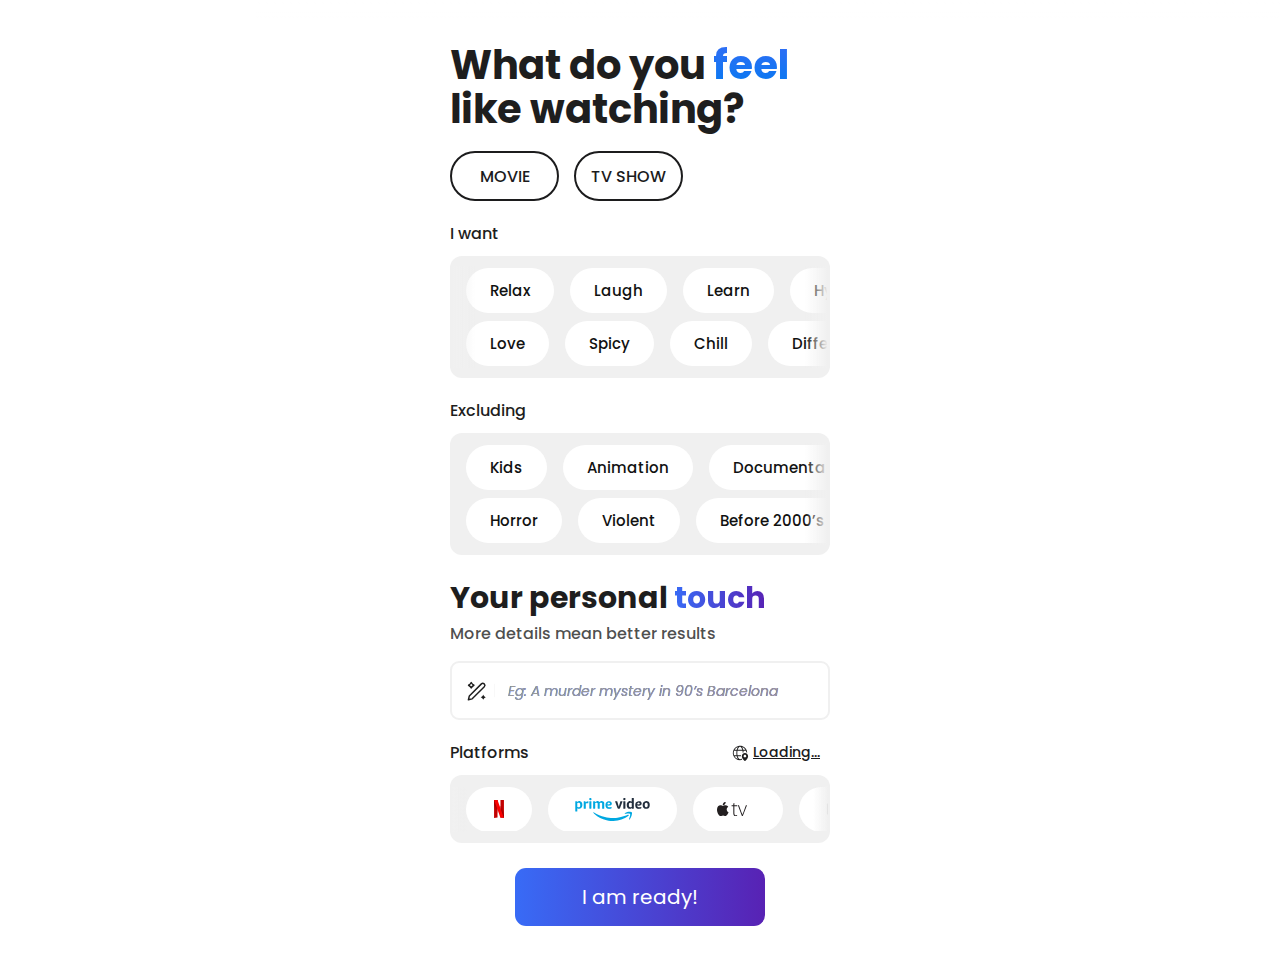
<file: index.html>
<!DOCTYPE html>
<html>
<head>
  	<meta charset="utf-8">
  	<meta name="viewport" content="initial-scale=1, width=device-width">
  	
  	<link rel="stylesheet"  href="./index.css" />
  	<link rel="stylesheet" href="https://fonts.googleapis.com/css2?family=Poppins:ital,wght@0,500;0,700;1,500&display=swap" />
  	
  	
  	
</head>
<body>
  	
  	<div class="fastmodepage">
    		<div class="fastmode">
      			<div class="header-fastmode">
        				<b class="header-fastmodetext">
          					<span class="header-fastmodetext-txt">
            						<span>What do you </span>
            						<span class="feel">feel</span>
            						<span> like watching?</span>
          					</span>
        				</b>
      			</div>
      			<div class="body-fastmode">
        				<div class="formatoptions">
          					<div class="formattag">
            						<div class="formattagtext">MOVIE</div>
          					</div>
          					<div class="formattag">
            						<div class="formattagtext">TV SHOW</div>
          					</div>
        				</div>
        				<div class="fastmainbody">
          					<div class="iwantfull">
            						<div class="iwantitle">
              							<div class="formattagtext">I want</div>
            						</div>
            						<div class="iwantcontent">
              							<div class="iwantoptions">
                								<div class="iwantoptionsrow1">
                  									<div class="iwanttag">
                    										<div class="iwanttagtext">Relax</div>
                  									</div>
                  									<div class="iwanttag">
                    										<div class="iwanttagtext">Laugh</div>
                  									</div>
                  									<div class="iwanttag">
                    										<div class="iwanttagtext">Learn</div>
                  									</div>
                  									<div class="iwanttag">
                    										<div class="iwanttagtext">Hype</div>
                  									</div>
                  									<div class="iwanttag">
                    										<div class="iwanttagtext">Cry</div>
                  									</div>
                  									<div class="iwanttag">
                    										<div class="iwanttagtext">Cringe</div>
                  									</div>
                								</div>
                								<div class="iwantoptionsrow1">
                  									<div class="iwanttag">
                    										<div class="iwanttagtext">Love</div>
                  									</div>
                  									<div class="iwanttag">
                    										<div class="iwanttagtext">Spicy</div>
                  									</div>
                  									<div class="iwanttag">
                    										<div class="iwanttagtext">Chill</div>
                  									</div>
                  									<div class="iwanttag">
                    										<div class="iwanttagtext">Different</div>
                  									</div>
                  									<div class="iwanttag">
                    										<div class="iwanttagtext">Gossip</div>
                  									</div>
                  									<div class="iwanttag">
                    										<div class="iwanttagtext">Random</div>
                  									</div>
                								</div>
              							</div>
            						</div>
            						<div class="iwantshadowsliderleft">
            						</div>
            						<div class="iwantshadowsliderright">
            						</div>
          					</div>
          					<div class="iwantfull">
            						<div class="iwantitle">
              							<div class="formattagtext">Excluding</div>
            						</div>
            						<div class="iwantcontent">
                                        <div class="excludingoptions">
                                            <div class="excludingoptionsrow1">
                                            <div class="excludingtag">
                                            <div class="excludingtagtext">Kids</div>
                                            </div>
                                            <div class="excludingtag">
                                            <div class="excludingtagtext">Animation</div>
                                            </div>
                                            <div class="excludingtag">
                                            <div class="excludingtagtext">Documentary</div>
                                            </div>
                                            <div class="excludingtag">
                                            <div class="excludingtagtext">Sci-fi</div>
                                            </div>
                                            <div class="excludingtag">
                                            <div class="excludingtagtext">Political</div>
                                            </div>
                                            </div>
                                            <div class="excludingoptionsrow1">
                                            <div class="excludingtag">
                                            <div class="excludingtagtext">Horror</div>
                                            </div>
                                            <div class="excludingtag">
                                            <div class="excludingtagtext">Violent</div>
                                            </div>
                                            <div class="excludingtag">
                                            <div class="excludingtagtext">Before 2000’s</div>
                                            </div>
                                            <div class="excludingtag">
                                            <div class="excludingtagtext">Mainstream</div>
                  									</div>
                								</div>
              							</div>
            						</div>
            						<div class="excludingshadowsliderleft">
            						</div>
            						<div class="excludingshadowsliderright">
            						</div>
          					</div>
          					<div class="detailbox">
            						<div class="detailboxtitle">
              							<div class="detailboxtitletext">
                								<p class="your-personal-touch">
                  									<b class="your-personal-touch1">
                    										<span>Your personal </span>
                    										<span class="touch">touch</span>
                  									</b>
                								</p>
                								<p class="more-details-mean">More details mean better results</p>
              							</div>
            						</div>
                                    <div class="detailboxframe">
                                        <div class="detailboxrightpart">
                                        <div class="detailboxicon">
                                        <img class="detailboxiconframe" alt="" src="./svg/detailboxiconframe.svg">
                                        </div>
                                        <img class="detailboxseparator-icon" alt="" src="./svg/detailboxseparator.svg">
                                        </div>
                                        <div class="detailboxtextcontainer">
                                            <textarea class="detailboxtext" placeholder="Eg: A murder mystery in 90’s Barcelona"></textarea>
                                        </div>                                        
            						</div>
          					</div>
          					<div class="platform">
                                <div class="platformtitle">
                                    <div class="platformtitletextcont">
                                    <div class="platformtitletext">Platforms</div>
                                    </div>
                                    <div class="location">
                                    <img class="location-icon" alt="" src="./svg/Location.svg">
                                    <div class="datacountry">Loading...</div>
                                    </div>
                                    </div>
            						<div class="platformcontent">
              							<div class="platformoptions">
                								<div class="platformoptionsrow1">
                  									<div class="platformoptiontag">
                    										<img class="netflix-logo-icon-1" alt="netflix" src="./svg/netflix-logo-icon1.svg">
                    										
                  									</div>
                  									<div class="platformoptiontag">
                    										<img class="amazon-prime-video-1-1-icon" alt="amazon prime" src="./svg/amazon-prime-video-11.svg">
                    										
                  									</div>
                  									<div class="platformoptiontag">
                    										<div class="apple-tv-1">
                                                                <img class="apple-tv1" alt="apple tv" src="./svg/apple-tv1.svg">
                      											
                    										</div>
                  									</div>
                  									<div class="platformoptiontag">
                    										<img class="hbo-max-logo-1-1-icon" alt="hbo max" src="./svg/hbo-max-logo-11.svg">
                    										
                  									</div>
                  									<div class="platformoptiontag">
                    										<img class="disney-1-1-icon" alt="disney+" src="./svg/disney--11.svg">
                    										
                  									</div>
                  									<div class="platformoptiontag">
                    										<img class="hulu-1-icon" alt="hulu" src="./svg/hulu1.svg">
                    										
                  									</div>
                  									<div class="platformoptiontag">
                    										<img class="crunchyroll-1-1-icon" alt="crunchyroll" src="./svg/crunchyroll-1.svg">
                    										
                  									</div>
                								</div>
              							</div>
            						</div>
            						<div class="platformshadowsliderleft">
            						</div>
            						<div class="platformshadowsliderright">
            						</div>
          					</div>
        				</div>
      			</div>
    		</div>
    		<div class="bottom-fastmode">
      			<div class="generatebutton-fastmode">
                    <div id="imready">
                        <span class="spinner" style="display: none;"></span>
                        <span class="text">I am ready!</span>
                    </div>
                    
      			</div>
    		</div>
        </div>

        <div class="blurheader-fastmode">
        </div>




        <div class="results">
            <div class="results-fastmode">
            <div class="header-results-fastmode">
            <img class="aicon-04" alt="" src="./svg/AIcon-04.svg">
            <b class="header-results-fastmodetext">Here’s something to make you laugh tonight!</b>
            </div>
            <div class="body-results-fastmode">
            <div class="results-fastmainbody">
            <div class="result-card">
            <div class="card-header">
            <div class="main-info-container">
            <div class="type-and-main-title">
            <b class="rec1_cardformattext">TV SHOW</b>
            <b class="rec1_cardcontenttitletext">THE OFFICE</b>
            </div>
            <div class="type-and-main-title">
                <div class="seasons-and-episodes">
                    <div class="rec1_cardseasonstext,rec1_cardyeartext">3 SEASONS</div>
                    <div class="seasons">|</div>
                    <div class="rec1_cardepisodestext">34 EPISODES</div>
            </div>
            <div class="duration">
            <div class="rec1_carddurationtext">20 - 25 MIN APROX</div>
            </div>
            </div>
            </div>
            <div class="divider1">
            </div>
            </div>
            <div class="description">
            <div class="because-you-had-container">
            <span class="rec1_carddescriptiontext">
            <span>Because you had one of those days at work where everything spiraled into chaos. Whether it’s Michael Scott’s ridiculous leadership or Jim’s endless pranks on Dwight, it’ll make you laugh at the absurdity of office life—</span>

            </div>
            </div>
            <div class="resultcard-bottom">
            <div class="mood-platform-container">
            <div class="resultplatform">
            <div class="platformtext">
            <span class="rec1_platformtext">
            <b>PLATFORM:</b>
            <span> - </span>
            </span>
            </div>
            </div>
            <div class="tags">
            <div class="descriptiontag">
            <div class="rec1_tagtext">Satire</div>
            </div>
            <div class="descriptiontag">
            <div class="rec1_tagtext2">Mockumentary</div>
            </div>

            </div>
            </div>
            <div class="ctas">
            <div class="cta-youtube">
            <div class="trailerlink1">Search the trailer</div>
            </div>
            <div class="cta-skip">
            <div class="navigation-close-parent">
            <img class="navigation-close" alt="" src="./svg/Close.svg">
            <div class="descriptiontagtext">Skip</div>
            </div>
            </div>
            </div>
            </div>
            </div>
            <div class="result-card">
            <div class="card-header">
            <div class="main-info-container">
            <div class="type-and-main-title">
            <b class="rec2_cardformattext">TV SHOW</b>
            <b class="rec2_cardcontenttitletext">TED LASSO</b>
            </div>
            <div class="type-and-main-title">
            <div class="seasons-and-episodes">
            <div class="rec2_cardseasonstext,rec2_cardyeartext">3 SEASONS</div>
            <div class="seasons">|</div>
            <div class="rec2_cardepisodestext">34 EPISODES</div>
            </div>
            <div class="duration">
            <div class="rec2_carddurationtext">30 - 45 MIN APROX</div>
            </div>
            </div>
            </div>
            <div class="divider1">
            </div>
            </div>
            <div class="description">
            <div class="rec2_carddescriptiontext">After a week full of chaos, Ted Lasso is your perfect feel-good escape. Follow Coach Ted as he navigates a British football team with his unshakable positivity, winning over hearts (and yours) along the way.</div>
            </div>
            <div class="resultcard-bottom">
            <div class="mood-platform-container">
            <div class="resultplatform">
            <div class="platformtext">
            <span class="rec2_platformtext">
            <b>PLATFORM:</b>
            <span> - </span>
            </span>
            </div>
            </div>
            <div class="tags">
            <div class="descriptiontag">
            <div class="rec2_tagtext">Sports</div>
            </div>
            <div class="descriptiontag">
            <div class="rec2_tagtext2">Underdog story</div>
            </div>
            </div>
            </div>
            <div class="ctas">
            <div class="cta-youtube">
            <div class="trailerlink2">Search the trailer</div>
            </div>
            <div class="cta-skip">
            <div class="navigation-close-parent">
                <img class="navigation-close" alt="" src="./svg/Close.svg">
            <div class="descriptiontagtext">Skip</div>
            </div>
            </div>
            </div>
            </div>
            </div>
            <div class="result-card">
            <div class="card-header">
            <div class="main-info-container">
            <div class="type-and-main-title">
            <b class="rec3_cardformattext">MOVIE</b>
            <b class="rec3_cardcontenttitletext">THE INTERN</b>
            </div>
            <div class="type-and-main-title">
            <div class="duration">
            <div class="rec3_cardseasonstext, rec3-cardepisodestext, rec3_cardyeartext">2010</div>
            </div>
            <div class="duration">
            <div class="rec3_carddurationtext">2 H 02 MIN</div>
            </div>
            </div>
            </div>
            <div class="divider1">
            </div>
            </div>
            <div class="description">
            <div class="rec3_carddescriptiontext">Had a long week and need something light and heartwarming? The Intern brings a refreshing take on workplace dynamics. When 70-year-old Ben (Robert De Niro) becomes an intern at an online fashion startup run by the driven Jules (Anne Hathaway), you'll find humor, warmth, and surprising lessons on life, no matter your age.</div>
            </div>
            <div class="resultcard-bottom">
            <div class="mood-platform-container">
            <div class="resultplatform">
            <div class="platformtext">
            <span class="rec3_platformtext">
            <b>PLATFORM:</b>
            <span> - </span>
            </span>
            </div>
            </div>
            <div class="tags">
            <div class="descriptiontag">
            <div class="rec3_tagtext">Sports</div>
            </div>
            <div class="descriptiontag">
            <div class="rec3_tagtext2">Underdog story</div>
            </div>
            </div>
            </div>
            <div class="ctas">
            <div class="cta-youtube">
            <div class="trailerlink3">Search the trailer</div>
            </div>
            <div class="cta-skip">
            <div class="navigation-close-parent">
                <img class="navigation-close" alt="" src="./svg/Close.svg">
            <div class="descriptiontagtext">Skip</div>
            </div>
            </div>
            </div>
            </div>
            </div>
            </div>
            </div>

            <div class="edit-or-new-search"></div>
                <div class="container-edit-or-new">
                <div class="edit-your-searchtitle">Didn’t hit the spot? Let’s tweak your recommendations!</div>
                <div class="edit-your-searchdescription">Adjust the mood or add more information in the Personal touch field—like your favorite setting, time period, or a must-have plot twist. </div>
                </div>
                <div class="cta-container">
                <div class="cta-new-search">
                <div class="aicon-30-parent">
                <img class="aicon-30" alt="" src="./svg/AIcon-30.svg">
                <div class="start-a-new">Start a new search</div>
                </div>
                </div>
                <div class="or">OR</div>
                <div class="cta-edit-your-search">
                <div class="aicon-30-parent">
                <img class="aicon-30" alt="" src="./svg/AIcon-16.svg">
                <div class="start-a-new">Edit your search</div>
                </div>
                </div>
                </div>
                </div>

                <div class="dividerbottompanel">
                </div>

                <div class="feedback-section">
                    <div class="feedbacksectionconteiner">
                    <b class="feedbacktitle">How did we do with your picks?</b>
                    <div class="edit-your-searchdescription-container">
                    <span>Your feedback helps us make your recommendations even better, </span>
                    <b>so we can nail it for you next time!</b>
                    </div>
                    </div>
                    <div class="feedbackoptions">
                    <div class="loving-it">
                    <img class="love-icon" alt="" src="./svg/Love.svg">
                    <div class="loving-them">Loving them!</div>
                    </div>
                    <div class="loving-it">
                    <div class="love-icon">
                    <div class="not-quite-child">
                    </div>
                    <img class="icbaseline-close-icon" alt="" src="./svg/ic_baseline-close.svg">
                    </div>
                    <div class="loving-them">Not quite</div>
                    </div>
                    </div>
                    <div class="tyforyourfeedbacksnackbar">
                        <div class="snackbaricon">
                        <img class="snackbarfeedbackicon" alt="" src="./svg/snackbarfeedbackicon.svg">
                        </div>
                        <img class="snackbardivider-icon" alt="" src="./svg/snackbardivider.svg">
                        <div class="snackbarmessagecontainer">
                        <div class="snackbarmessagetext">THANK YOU FOR YOUR FEEDBACK</div>
                        </div>
                        </div>
                    </div>
            </div>
            </div>
            











            
  	
  	
</body>
<script src="./index.js"></script>

</html>
</file>
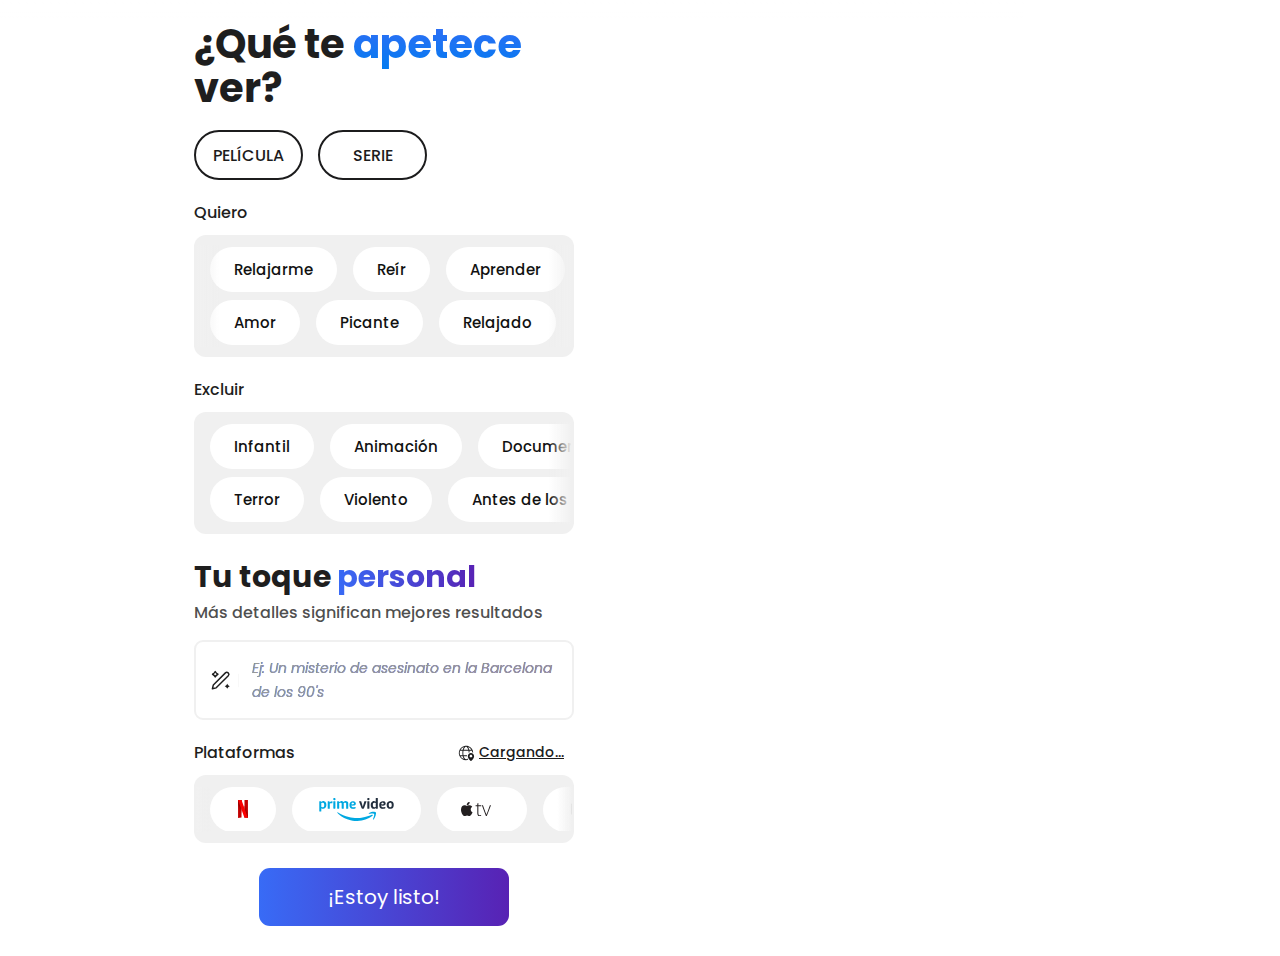
<file: es/index.html>
<!DOCTYPE html>
<html>
<head>
  	<meta charset="utf-8">
  	<meta name="viewport" content="initial-scale=1, width=device-width">
  	
  	<link rel="stylesheet"  href="./index.css" />
  	<link rel="stylesheet" href="https://fonts.googleapis.com/css2?family=Poppins:ital,wght@0,500;0,700;1,500&display=swap" />
  	
  	
  	
</head>
<body>
  	
    <div class="fastmodepage">
        <div class="fastmode">
            <div class="header-fastmode">
                <b class="header-fastmodetext">
                    <span class="header-fastmodetext-txt">
                        <span>¿Qué te </span>
                        <span class="feel">apetece</span>
                        <span> ver?</span>
                    </span>
                </b>
            </div>
            <div class="body-fastmode">
                <div class="formatoptions">
                    <div class="formattag">
                        <div class="formattagtext">PELÍCULA</div>
                    </div>
                    <div class="formattag">
                        <div class="formattagtext">SERIE</div>
                    </div>
                </div>
                <div class="fastmainbody">
                    <div class="iwantfull">
                        <div class="iwantitle">
                            <div class="formattagtext">Quiero</div>
                        </div>
                        <div class="iwantcontent">
                            <div class="iwantoptions">
                                <div class="iwantoptionsrow1">
                                    <div class="iwanttag">
                                        <div class="iwanttagtext">Relajarme</div>
                                    </div>
                                    <div class="iwanttag">
                                        <div class="iwanttagtext">Reír</div>
                                    </div>
                                    <div class="iwanttag">
                                        <div class="iwanttagtext">Aprender</div>
                                    </div>
                                    <div class="iwanttag">
                                        <div class="iwanttagtext">Entusiasmo</div>
                                    </div>
                                    <div class="iwanttag">
                                        <div class="iwanttagtext">Llorar</div>
                                    </div>
                                    <div class="iwanttag">
                                        <div class="iwanttagtext">Vergüenza</div>
                                    </div>
                                </div>
                                <div class="iwantoptionsrow1">
                                    <div class="iwanttag">
                                        <div class="iwanttagtext">Amor</div>
                                    </div>
                                    <div class="iwanttag">
                                        <div class="iwanttagtext">Picante</div>
                                    </div>
                                    <div class="iwanttag">
                                        <div class="iwanttagtext">Relajado</div>
                                    </div>
                                    <div class="iwanttag">
                                        <div class="iwanttagtext">Diferente</div>
                                    </div>
                                    <div class="iwanttag">
                                        <div class="iwanttagtext">Chismes</div>
                                    </div>
                                    <div class="iwanttag">
                                        <div class="iwanttagtext">Aleatorio</div>
                                    </div>
                                </div>
                            </div>
                        </div>
                        <div class="iwantshadowsliderleft">
                        </div>
                        <div class="iwantshadowsliderright">
                        </div>
                    </div>
                    <div class="iwantfull">
                        <div class="iwantitle">
                            <div class="formattagtext">Excluir</div>
                        </div>
                        <div class="iwantcontent">
                            <div class="excludingoptions">
                                <div class="excludingoptionsrow1">
                                    <div class="excludingtag">
                                        <div class="excludingtagtext">Infantil</div>
                                    </div>
                                    <div class="excludingtag">
                                        <div class="excludingtagtext">Animación</div>
                                    </div>
                                    <div class="excludingtag">
                                        <div class="excludingtagtext">Documental</div>
                                    </div>
                                    <div class="excludingtag">
                                        <div class="excludingtagtext">Ciencia ficción</div>
                                    </div>
                                    <div class="excludingtag">
                                        <div class="excludingtagtext">Política</div>
                                    </div>
                                </div>
                                <div class="excludingoptionsrow1">
                                    <div class="excludingtag">
                                        <div class="excludingtagtext">Terror</div>
                                    </div>
                                    <div class="excludingtag">
                                        <div class="excludingtagtext">Violento</div>
                                    </div>
                                    <div class="excludingtag">
                                        <div class="excludingtagtext">Antes de los 2000's</div>
                                    </div>
                                    <div class="excludingtag">
                                        <div class="excludingtagtext">Popular</div>
                                    </div>
                                </div>
                            </div>
                        </div>
                        <div class="excludingshadowsliderleft">
                        </div>
                        <div class="excludingshadowsliderright">
                        </div>
                    </div>
                    <div class="detailbox">
                        <div class="detailboxtitle">
                            <div class="detailboxtitletext">
                                <p class="your-personal-touch">
                                    <b class="your-personal-touch1">
                                        <span>Tu toque </span>
                                        <span class="touch">personal</span>
                                    </b>
                                </p>
                                <p class="more-details-mean">Más detalles significan mejores resultados</p>
                            </div>
                        </div>
                        <div class="detailboxframe">
                            <div class="detailboxrightpart">
                                <div class="detailboxicon">
                                    <img class="detailboxiconframe" alt="" src="./svg/detailboxiconframe.svg">
                                </div>
                                <img class="detailboxseparator-icon" alt="" src="./svg/detailboxseparator.svg">
                            </div>
                            <div class="detailboxtextcontainer">
                                <textarea class="detailboxtext" placeholder="Ej: Un misterio de asesinato en la Barcelona de los 90's"></textarea>
                            </div>
                        </div>
                    </div>
                    <div class="platform">
                        <div class="platformtitle">
                            <div class="platformtitletextcont">
                                <div class="platformtitletext">Plataformas</div>
                            </div>
                            <div class="location">
                                <img class="location-icon" alt="" src="./svg/Location.svg">
                                <div class="datacountry">Cargando...</div>
                            </div>
                        </div>
                        <div class="platformcontent">
                            <div class="platformoptions">
                                <div class="platformoptionsrow1">
                                    <div class="platformoptiontag">
                                        <img class="netflix-logo-icon-1" alt="netflix" src="./svg/netflix-logo-icon1.svg">
                                    </div>
                                    <div class="platformoptiontag">
                                        <img class="amazon-prime-video-1-1-icon" alt="amazon prime" src="./svg/amazon-prime-video-11.svg">
                                    </div>
                                    <div class="platformoptiontag">
                                        <div class="apple-tv-1">
                                            <img class="apple-tv1" alt="apple tv" src="./svg/apple-tv1.svg">
                                        </div>
                                    </div>
                                    <div class="platformoptiontag">
                                        <img class="hbo-max-logo-1-1-icon" alt="hbo max" src="./svg/hbo-max-logo-11.svg">
                                    </div>
                                    <div class="platformoptiontag">
                                        <img class="disney-1-1-icon" alt="disney+" src="./svg/disney--11.svg">
                                    </div>
                                    <div class="platformoptiontag">
                                        <img class="hulu-1-icon" alt="hulu" src="./svg/hulu1.svg">
                                    </div>
                                    <div class="platformoptiontag">
                                        <img class="crunchyroll-1-1-icon" alt="crunchyroll" src="./svg/crunchyroll-1.svg">
                                    </div>
                                </div>
                            </div>
                        </div>
                        <div class="platformshadowsliderleft">
                        </div>
                        <div class="platformshadowsliderright">
                        </div>
                    </div>
                </div>
            </div>
        </div>
        <div class="bottom-fastmode">
            <div class="generatebutton-fastmode">
                <div id="imready">
                    <span class="spinner" style="display: none;"></span>
                    <span class="text">¡Estoy listo!</span>
                </div>
            </div>
        </div>
    </div>
    
    <div class="blurheader-fastmode">
    </div>




    <div class="results">
        <div class="results-fastmode">
            <div class="header-results-fastmode">
                <img class="aicon-04" alt="" src="./svg/AIcon-04.svg">
                <b class="header-results-fastmodetext">¡Aquí tienes algo para hacerte reír esta noche!</b>
            </div>
            <div class="body-results-fastmode">
                <div class="results-fastmainbody">
                    <div class="result-card">
                        <div class="card-header">
                            <div class="main-info-container">
                                <div class="type-and-main-title">
                                    <b class="rec1_cardformattext">Error</b>
                                    <b class="rec1_cardcontenttitletext">Error</b>
                                </div>
                                <div class="type-and-main-title">
                                    <div class="seasons-and-episodes">
                                        <div class="rec1_cardseasonstext,rec1_cardyeartext">Error</div>
                                        <div class="seasons">|</div>
                                        <div class="rec1_cardepisodestext">Error</div>
                                    </div>
                                    <div class="duration">
                                        <div class="rec1_carddurationtext">Error</div>
                                    </div>
                                </div>
                            </div>
                            <div class="divider1"></div>
                        </div>
                        <div class="description">
                            <div class="because-you-had-container">
                                <span class="rec1_carddescriptiontext">
                                    <span>Error</span>
                                </span>
                            </div>
                        </div>
                        <div class="resultcard-bottom">
                            <div class="mood-platform-container">
                                <div class="resultplatform">
                                    <div class="platformtext">
                                        <span class="rec1_platformtext">
                                            <b>PLATAFORMA:</b>
                                            <span> Error</span>
                                        </span>
                                    </div>
                                </div>
                                <div class="tags">
                                    <div class="descriptiontag">
                                        <div class="rec1_tagtext">Error</div>
                                    </div>
                                    <div class="descriptiontag">
                                        <div class="rec1_tagtext2">Error</div>
                                    </div>
                                </div>
                            </div>
                            <div class="ctas">
                                <div class="cta-youtube">
                                    <div class="trailerlink1">Buscar el tráiler</div>
                                </div>
                                <div class="cta-skip">
                                    <div class="navigation-close-parent">
                                        <img class="navigation-close" alt="" src="./svg/Close.svg">
                                        <div class="descriptiontagtext">Omitir</div>
                                    </div>
                                </div>
                            </div>
                        </div>
                    </div>
                    <div class="result-card">
                        <div class="card-header">
                            <div class="main-info-container">
                                <div class="type-and-main-title">
                                    <b class="rec2_cardformattext">Error</b>
                                    <b class="rec2_cardcontenttitletext">Error</b>
                                </div>
                                <div class="type-and-main-title">
                                    <div class="seasons-and-episodes">
                                        <div class="rec2_cardseasonstext,rec2_cardyeartext">Error</div>
                                        <div class="seasons">|</div>
                                        <div class="rec2_cardepisodestext">Error</div>
                                    </div>
                                    <div class="duration">
                                        <div class="rec2_carddurationtext">Error</div>
                                    </div>
                                </div>
                            </div>
                            <div class="divider1"></div>
                        </div>
                        <div class="description">
                            <div class="rec2_carddescriptiontext">Error</div>
                        </div>
                        <div class="resultcard-bottom">
                            <div class="mood-platform-container">
                                <div class="resultplatform">
                                    <div class="platformtext">
                                        <span class="rec2_platformtext">
                                            <b>PLATAFORMA:</b>
                                            <span> Error</span>
                                        </span>
                                    </div>
                                </div>
                                <div class="tags">
                                    <div class="descriptiontag">
                                        <div class="rec2_tagtext">Error</div>
                                    </div>
                                    <div class="descriptiontag">
                                        <div class="rec2_tagtext2">Error</div>
                                    </div>
                                </div>
                            </div>
                            <div class="ctas">
                                <div class="cta-youtube">
                                    <div class="trailerlink2">Buscar el tráiler</div>
                                </div>
                                <div class="cta-skip">
                                    <div class="navigation-close-parent">
                                        <img class="navigation-close" alt="" src="./svg/Close.svg">
                                        <div class="descriptiontagtext">Omitir</div>
                                    </div>
                                </div>
                            </div>
                        </div>
                    </div>
                    <div class="result-card">
                        <div class="card-header">
                            <div class="main-info-container">
                                <div class="type-and-main-title">
                                    <b class="rec3_cardformattext">Error</b>
                                    <b class="rec3_cardcontenttitletext">Error</b>
                                </div>
                                <div class="type-and-main-title">
                                    <div class="duration">
                                        <div class="rec3_cardseasonstext, rec3-cardepisodestext, rec3_cardyeartext">Error</div>
                                    </div>
                                    <div class="duration">
                                        <div class="rec3_carddurationtext">Error</div>
                                    </div>
                                </div>
                            </div>
                            <div class="divider1"></div>
                        </div>
                        <div class="description">
                            <div class="rec3_carddescriptiontext">Error</div>
                        </div>
                        <div class="resultcard-bottom">
                            <div class="mood-platform-container">
                                <div class="resultplatform">
                                    <div class="platformtext">
                                        <span class="rec3_platformtext">
                                            <b>PLATAFORMA:</b>
                                            <span> Error</span>
                                        </span>
                                    </div>
                                </div>
                                <div class="tags">
                                    <div class="descriptiontag">
                                        <div class="rec3_tagtext">Error</div>
                                    </div>
                                    <div class="descriptiontag">
                                        <div class="rec3_tagtext2">Error</div>
                                    </div>
                                </div>
                            </div>
                            <div class="ctas">
                                <div class="cta-youtube">
                                    <div class="trailerlink3">Buscar el tráiler</div>
                                </div>
                                <div class="cta-skip">
                                    <div class="navigation-close-parent">
                                        <img class="navigation-close" alt="" src="./svg/Close.svg">
                                        <div class="descriptiontagtext">Omitir</div>
                                    </div>
                                </div>
                            </div>
                        </div>
                    </div>
                </div>
            </div>

    <div class="edit-or-new-search"></div>
    <div class="container-edit-or-new">
        <div class="edit-your-searchtitle">¿No fue lo que esperabas? ¡Ajustemos tus recomendaciones!</div>
        <div class="edit-your-searchdescription">Ajusta el estado de ánimo o agrega más información en el campo Toque personal, como tu escenario favorito, el período de tiempo o un giro de trama imprescindible.</div>
    </div>
    <div class="cta-container">
        <div class="cta-new-search">
            <div class="aicon-30-parent">
                <img class="aicon-30" alt="" src="./svg/AIcon-30.svg">
                <div class="start-a-new">Iniciar una nueva búsqueda</div>
            </div>
        </div>
        <div class="or">O</div>
        <div class="cta-edit-your-search">
            <div class="aicon-30-parent">
                <img class="aicon-30" alt="" src="./svg/AIcon-16.svg">
                <div class="start-a-new">Editar tu búsqueda</div>
            </div>
        </div>
    </div>
    
    <div class="dividerbottompanel">
    </div>
    
    <div class="feedback-section">
        <div class="feedbacksectionconteiner">
            <b class="feedbacktitle">¿Qué te parecieron nuestras recomendaciones?</b>
            <div class="edit-your-searchdescription-container">
                <span>Tu opinión nos ayuda a mejorar tus recomendaciones, </span>
                <b>¡así que podemos acertar la próxima vez!</b>
            </div>
        </div>
        <div class="feedbackoptions">
            <div class="loving-it">
                <img class="love-icon" alt="" src="./svg/Love.svg">
                <div class="loving-them">¡Me encantan!</div>
            </div>
            <div class="loving-it">
                <div class="love-icon">
                    <div class="not-quite-child"></div>
                    <img class="icbaseline-close-icon" alt="" src="./svg/ic_baseline-close.svg">
                </div>
                <div class="loving-them">No del todo</div>
            </div>
        </div>
        <div class="tyforyourfeedbacksnackbar">
            <div class="snackbaricon">
                <img class="snackbarfeedbackicon" alt="" src="./svg/snackbarfeedbackicon.svg">
            </div>
            <img class="snackbardivider-icon" alt="" src="./svg/snackbardivider.svg">
            <div class="snackbarmessagecontainer">
                <div class="snackbarmessagetext">GRACIAS POR TU COMENTARIO</div>
            </div>
        </div>
    </div>
    </div>
    

            
            











            
  	
  	
</body>
<script src="./index.js"></script>

</html>
</file>
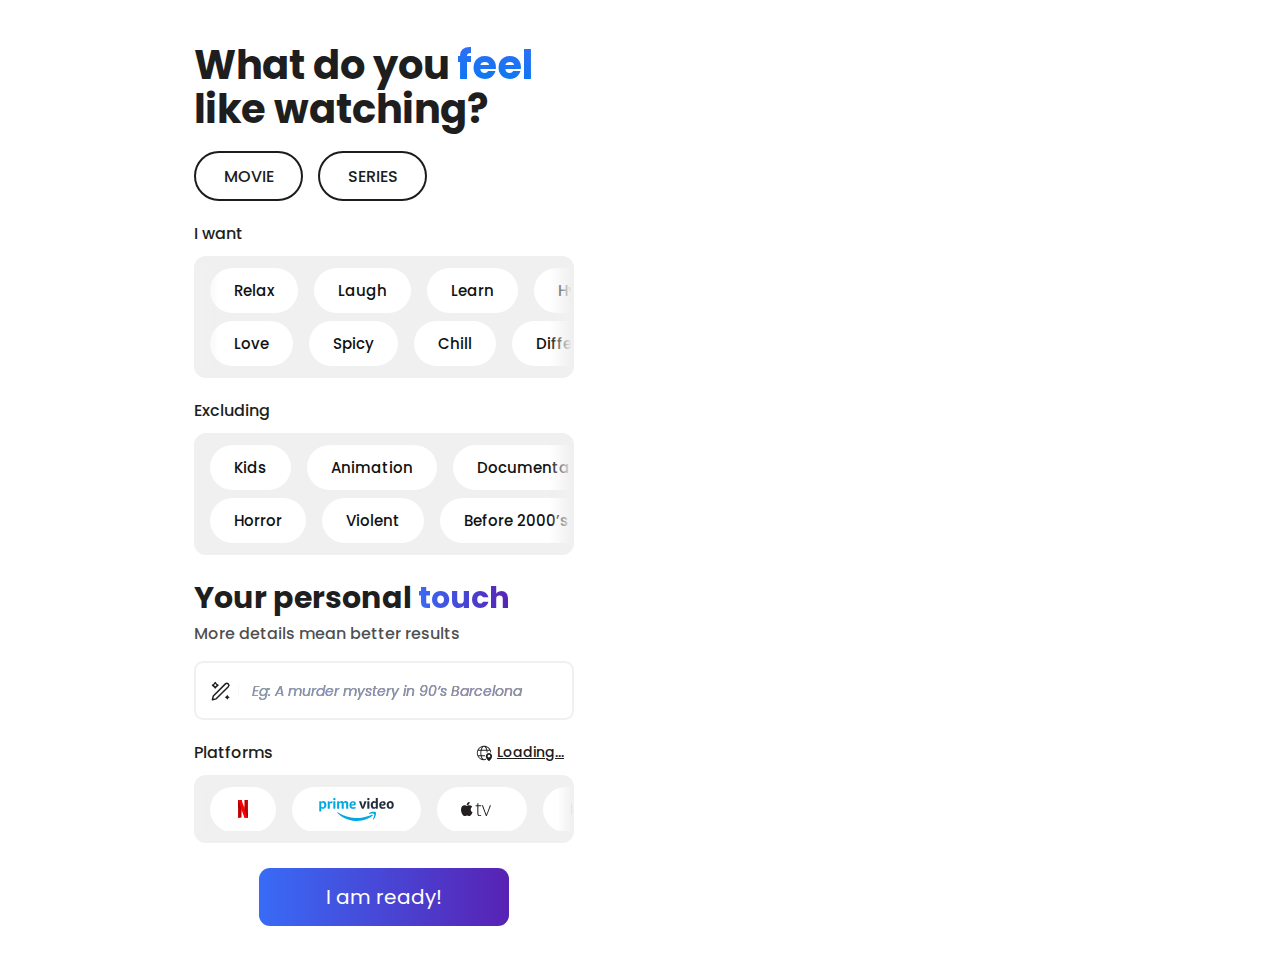
<file: new/index.html>
<!DOCTYPE html>
<html>
<head>
  	<meta charset="utf-8">
  	<meta name="viewport" content="initial-scale=1, width=device-width">
  	
  	<link rel="stylesheet"  href="./index.css" />
  	<link rel="stylesheet" href="https://fonts.googleapis.com/css2?family=Poppins:ital,wght@0,500;0,700;1,500&display=swap" />
  	
  	
  	
</head>
<body>
  	
  	<div class="fastmodepage">
    		<div class="fastmode">
      			<div class="header-fastmode">
        				<b class="header-fastmodetext">
          					<span class="header-fastmodetext-txt">
            						<span>What do you </span>
            						<span class="feel">feel</span>
            						<span> like watching?</span>
          					</span>
        				</b>
      			</div>
      			<div class="body-fastmode">
        				<div class="formatoptions">
          					<div class="formattag">
            						<div class="formattagtext">MOVIE</div>
          					</div>
          					<div class="formattag">
            						<div class="formattagtext">SERIES</div>
          					</div>
        				</div>
        				<div class="fastmainbody">
          					<div class="iwantfull">
            						<div class="iwantitle">
              							<div class="formattagtext">I want</div>
            						</div>
            						<div class="iwantcontent">
              							<div class="iwantoptions">
                								<div class="iwantoptionsrow1">
                  									<div class="iwanttag">
                    										<div class="iwanttagtext">Relax</div>
                  									</div>
                  									<div class="iwanttag">
                    										<div class="iwanttagtext">Laugh</div>
                  									</div>
                  									<div class="iwanttag">
                    										<div class="iwanttagtext">Learn</div>
                  									</div>
                  									<div class="iwanttag">
                    										<div class="iwanttagtext">Hype</div>
                  									</div>
                  									<div class="iwanttag">
                    										<div class="iwanttagtext">Cry</div>
                  									</div>
                  									<div class="iwanttag">
                    										<div class="iwanttagtext">Cringe</div>
                  									</div>
                								</div>
                								<div class="iwantoptionsrow1">
                  									<div class="iwanttag">
                    										<div class="iwanttagtext">Love</div>
                  									</div>
                  									<div class="iwanttag">
                    										<div class="iwanttagtext">Spicy</div>
                  									</div>
                  									<div class="iwanttag">
                    										<div class="iwanttagtext">Chill</div>
                  									</div>
                  									<div class="iwanttag">
                    										<div class="iwanttagtext">Different</div>
                  									</div>
                  									<div class="iwanttag">
                    										<div class="iwanttagtext">Gossip</div>
                  									</div>
                  									<div class="iwanttag">
                    										<div class="iwanttagtext">Random</div>
                  									</div>
                								</div>
              							</div>
            						</div>
            						<div class="iwantshadowsliderleft">
            						</div>
            						<div class="iwantshadowsliderright">
            						</div>
          					</div>
          					<div class="iwantfull">
            						<div class="iwantitle">
              							<div class="formattagtext">Excluding</div>
            						</div>
            						<div class="iwantcontent">
                                        <div class="excludingoptions">
                                            <div class="excludingoptionsrow1">
                                            <div class="excludingtag">
                                            <div class="excludingtagtext">Kids</div>
                                            </div>
                                            <div class="excludingtag">
                                            <div class="excludingtagtext">Animation</div>
                                            </div>
                                            <div class="excludingtag">
                                            <div class="excludingtagtext">Documentary</div>
                                            </div>
                                            <div class="excludingtag">
                                            <div class="excludingtagtext">Sci-fi</div>
                                            </div>
                                            <div class="excludingtag">
                                            <div class="excludingtagtext">Political</div>
                                            </div>
                                            </div>
                                            <div class="excludingoptionsrow1">
                                            <div class="excludingtag">
                                            <div class="excludingtagtext">Horror</div>
                                            </div>
                                            <div class="excludingtag">
                                            <div class="excludingtagtext">Violent</div>
                                            </div>
                                            <div class="excludingtag">
                                            <div class="excludingtagtext">Before 2000’s</div>
                                            </div>
                                            <div class="excludingtag">
                                            <div class="excludingtagtext">Mainstream</div>
                  									</div>
                								</div>
              							</div>
            						</div>
            						<div class="excludingshadowsliderleft">
            						</div>
            						<div class="excludingshadowsliderright">
            						</div>
          					</div>
          					<div class="detailbox">
            						<div class="detailboxtitle">
              							<div class="detailboxtitletext">
                								<p class="your-personal-touch">
                  									<b class="your-personal-touch1">
                    										<span>Your personal </span>
                    										<span class="touch">touch</span>
                  									</b>
                								</p>
                								<p class="more-details-mean">More details mean better results</p>
              							</div>
            						</div>
                                    <div class="detailboxframe">
                                        <div class="detailboxrightpart">
                                        <div class="detailboxicon">
                                        <img class="detailboxiconframe" alt="" src="./svg/detailboxiconframe.svg">
                                        </div>
                                        <img class="detailboxseparator-icon" alt="" src="./svg/detailboxseparator.svg">
                                        </div>
                                        <div class="detailboxtextcontainer">
                                            <textarea class="detailboxtext" placeholder="Eg: A murder mystery in 90’s Barcelona"></textarea>
                                        </div>                                        
            						</div>
          					</div>
          					<div class="platform">
                                <div class="platformtitle">
                                    <div class="platformtitletextcont">
                                    <div class="platformtitletext">Platforms</div>
                                    </div>
                                    <div class="location">
                                    <img class="location-icon" alt="" src="./svg/Location.svg">
                                    <div class="datacountry">Loading...</div>
                                    </div>
                                    </div>
            						<div class="platformcontent">
              							<div class="platformoptions">
                								<div class="platformoptionsrow1">
                  									<div class="platformoptiontag">
                    										<img class="netflix-logo-icon-1" alt="netflix" src="./svg/netflix-logo-icon1.svg">
                    										
                  									</div>
                  									<div class="platformoptiontag">
                    										<img class="amazon-prime-video-1-1-icon" alt="amazon prime" src="./svg/amazon-prime-video-11.svg">
                    										
                  									</div>
                  									<div class="platformoptiontag">
                    										<div class="apple-tv-1">
                                                                <img class="apple-tv1" alt="apple tv" src="./svg/apple-tv1.svg">
                      											
                    										</div>
                  									</div>
                  									<div class="platformoptiontag">
                    										<img class="hbo-max-logo-1-1-icon" alt="hbo max" src="./svg/hbo-max-logo-11.svg">
                    										
                  									</div>
                  									<div class="platformoptiontag">
                    										<img class="disney-1-1-icon" alt="disney+" src="./svg/disney--11.svg">
                    										
                  									</div>
                  									<div class="platformoptiontag">
                    										<img class="hulu-1-icon" alt="hulu" src="./svg/hulu1.svg">
                    										
                  									</div>
                  									<div class="platformoptiontag">
                    										<img class="crunchyroll-1-1-icon" alt="crunchyroll" src="./svg/crunchyroll-1.svg">
                    										
                  									</div>
                								</div>
              							</div>
            						</div>
            						<div class="platformshadowsliderleft">
            						</div>
            						<div class="platformshadowsliderright">
            						</div>
          					</div>
        				</div>
      			</div>
    		</div>
    		<div class="bottom-fastmode">
      			<div class="generatebutton-fastmode">
                    <div id="imready">
                        <span class="spinner" style="display: none;"></span>
                        <span class="text">I am ready!</span>
                    </div>
                    
      			</div>
    		</div>
        </div>

        <div class="blurheader-fastmode">
        </div>




        <div class="results">
            <div class="results-fastmode">
            <div class="header-results-fastmode">
            <img class="aicon-04" alt="" src="./svg/AIcon-04.svg">
            <b class="header-results-fastmodetext">Here’s something to make you laugh tonight!</b>
            </div>
            <div class="body-results-fastmode">
            <div class="results-fastmainbody">
            <div class="result-card">
            <div class="card-header">
            <div class="main-info-container">
            <div class="type-and-main-title">
            <b class="rec1_cardformattext">Error</b>
            <b class="rec1_cardcontenttitletext">Error</b>
            </div>
            <div class="type-and-main-title">
                <div class="seasons-and-episodes">
                    <div class="rec1_cardseasonstext,rec1_cardyeartext">Error</div>
                    <div class="seasons">|</div>
                    <div class="rec1_cardepisodestext">Error</div>
            </div>
            <div class="duration">
            <div class="rec1_carddurationtext">Error</div>
            </div>
            </div>
            </div>
            <div class="divider1">
            </div>
            </div>
            <div class="description">
            <div class="because-you-had-container">
            <span class="rec1_carddescriptiontext">
            <span>Error</span>

            </div>
            </div>
            <div class="resultcard-bottom">
            <div class="mood-platform-container">
            <div class="resultplatform">
            <div class="platformtext">
            <span class="rec1_platformtext">
            <b>PLATFORM:</b>
            <span> Error</span>
            </span>
            </div>
            </div>
            <div class="tags">
            <div class="descriptiontag">
            <div class="rec1_tagtext">Error</div>
            </div>
            <div class="descriptiontag">
            <div class="rec1_tagtext2">Error</div>
            </div>

            </div>
            </div>
            <div class="ctas">
            <div class="cta-youtube">
            <div class="trailerlink1">Search the trailer</div>
            </div>
            <div class="cta-skip">
            <div class="navigation-close-parent">
            <img class="navigation-close" alt="" src="./svg/Close.svg">
            <div class="descriptiontagtext">Skip</div>
            </div>
            </div>
            </div>
            </div>
            </div>
            <div class="result-card">
            <div class="card-header">
            <div class="main-info-container">
            <div class="type-and-main-title">
            <b class="rec2_cardformattext">Error</b>
            <b class="rec2_cardcontenttitletext">Error</b>
            </div>
            <div class="type-and-main-title">
            <div class="seasons-and-episodes">
            <div class="rec2_cardseasonstext,rec2_cardyeartext">Error</div>
            <div class="seasons">|</div>
            <div class="rec2_cardepisodestext">Error</div>
            </div>
            <div class="duration">
            <div class="rec2_carddurationtext">Error</div>
            </div>
            </div>
            </div>
            <div class="divider1">
            </div>
            </div>
            <div class="description">
            <div class="rec2_carddescriptiontext">Error</div>
            </div>
            <div class="resultcard-bottom">
            <div class="mood-platform-container">
            <div class="resultplatform">
            <div class="platformtext">
            <span class="rec2_platformtext">
            <b>PLATFORM:</b>
            <span>Error</span>
            </span>
            </div>
            </div>
            <div class="tags">
            <div class="descriptiontag">
            <div class="rec2_tagtext">Error</div>
            </div>
            <div class="descriptiontag">
            <div class="rec2_tagtext2">Error</div>
            </div>
            </div>
            </div>
            <div class="ctas">
            <div class="cta-youtube">
            <div class="trailerlink2">Search the trailer</div>
            </div>
            <div class="cta-skip">
            <div class="navigation-close-parent">
                <img class="navigation-close" alt="" src="./svg/Close.svg">
            <div class="descriptiontagtext">Skip</div>
            </div>
            </div>
            </div>
            </div>
            </div>
            <div class="result-card">
            <div class="card-header">
            <div class="main-info-container">
            <div class="type-and-main-title">
            <b class="rec3_cardformattext">Error</b>
            <b class="rec3_cardcontenttitletext">Error</b>
            </div>
            <div class="type-and-main-title">
            <div class="duration">
            <div class="rec3_cardseasonstext, rec3-cardepisodestext, rec3_cardyeartext">Error</div>
            </div>
            <div class="duration">
            <div class="rec3_carddurationtext">Error</div>
            </div>
            </div>
            </div>
            <div class="divider1">
            </div>
            </div>
            <div class="description">
            <div class="rec3_carddescriptiontext">Error</div>
            </div>
            <div class="resultcard-bottom">
            <div class="mood-platform-container">
            <div class="resultplatform">
            <div class="platformtext">
            <span class="rec3_platformtext">
            <b>PLATFORM:</b>
            <span>Error</span>
            </span>
            </div>
            </div>
            <div class="tags">
            <div class="descriptiontag">
            <div class="rec3_tagtext">Error</div>
            </div>
            <div class="descriptiontag">
            <div class="rec3_tagtext2">Error</div>
            </div>
            </div>
            </div>
            <div class="ctas">
            <div class="cta-youtube">
            <div class="trailerlink3">Search the trailer</div>
            </div>
            <div class="cta-skip">
            <div class="navigation-close-parent">
                <img class="navigation-close" alt="" src="./svg/Close.svg">
            <div class="descriptiontagtext">Skip</div>
            </div>
            </div>
            </div>
            </div>
            </div>
            </div>
            </div>

            <div class="edit-or-new-search"></div>
<div class="container-edit-or-new">
    <div class="edit-your-searchtitle">¿No fue lo que esperabas? ¡Ajustemos tus recomendaciones!</div>
    <div class="edit-your-searchdescription">Ajusta el estado de ánimo o agrega más información en el campo Toque personal, como tu escenario favorito, el período de tiempo o un giro de trama imprescindible.</div>
</div>
<div class="cta-container">
    <div class="cta-new-search">
        <div class="aicon-30-parent">
            <img class="aicon-30" alt="" src="./svg/AIcon-30.svg">
            <div class="start-a-new">Iniciar una nueva búsqueda</div>
        </div>
    </div>
    <div class="or">O</div>
    <div class="cta-edit-your-search">
        <div class="aicon-30-parent">
            <img class="aicon-30" alt="" src="./svg/AIcon-16.svg">
            <div class="start-a-new">Editar tu búsqueda</div>
        </div>
    </div>
</div>

<div class="dividerbottompanel">
</div>

<div class="feedback-section">
    <div class="feedbacksectionconteiner">
        <b class="feedbacktitle">¿Qué te parecieron nuestras recomendaciones?</b>
        <div class="edit-your-searchdescription-container">
            <span>Tu opinión nos ayuda a mejorar tus recomendaciones, </span>
            <b>¡así que podemos acertar la próxima vez!</b>
        </div>
    </div>
    <div class="feedbackoptions">
        <div class="loving-it">
            <img class="love-icon" alt="" src="./svg/Love.svg">
            <div class="loving-them">¡Me encantan!</div>
        </div>
        <div class="loving-it">
            <div class="love-icon">
                <div class="not-quite-child"></div>
                <img class="icbaseline-close-icon" alt="" src="./svg/ic_baseline-close.svg">
            </div>
            <div class="loving-them">No del todo</div>
        </div>
    </div>
    <div class="tyforyourfeedbacksnackbar">
        <div class="snackbaricon">
            <img class="snackbarfeedbackicon" alt="" src="./svg/snackbarfeedbackicon.svg">
        </div>
        <img class="snackbardivider-icon" alt="" src="./svg/snackbardivider.svg">
        <div class="snackbarmessagecontainer">
            <div class="snackbarmessagetext">GRACIAS POR TU COMENTARIO</div>
        </div>
    </div>
</div>
</div>

            











            
  	
  	
</body>
<script src="./index.js"></script>

</html>
</file>
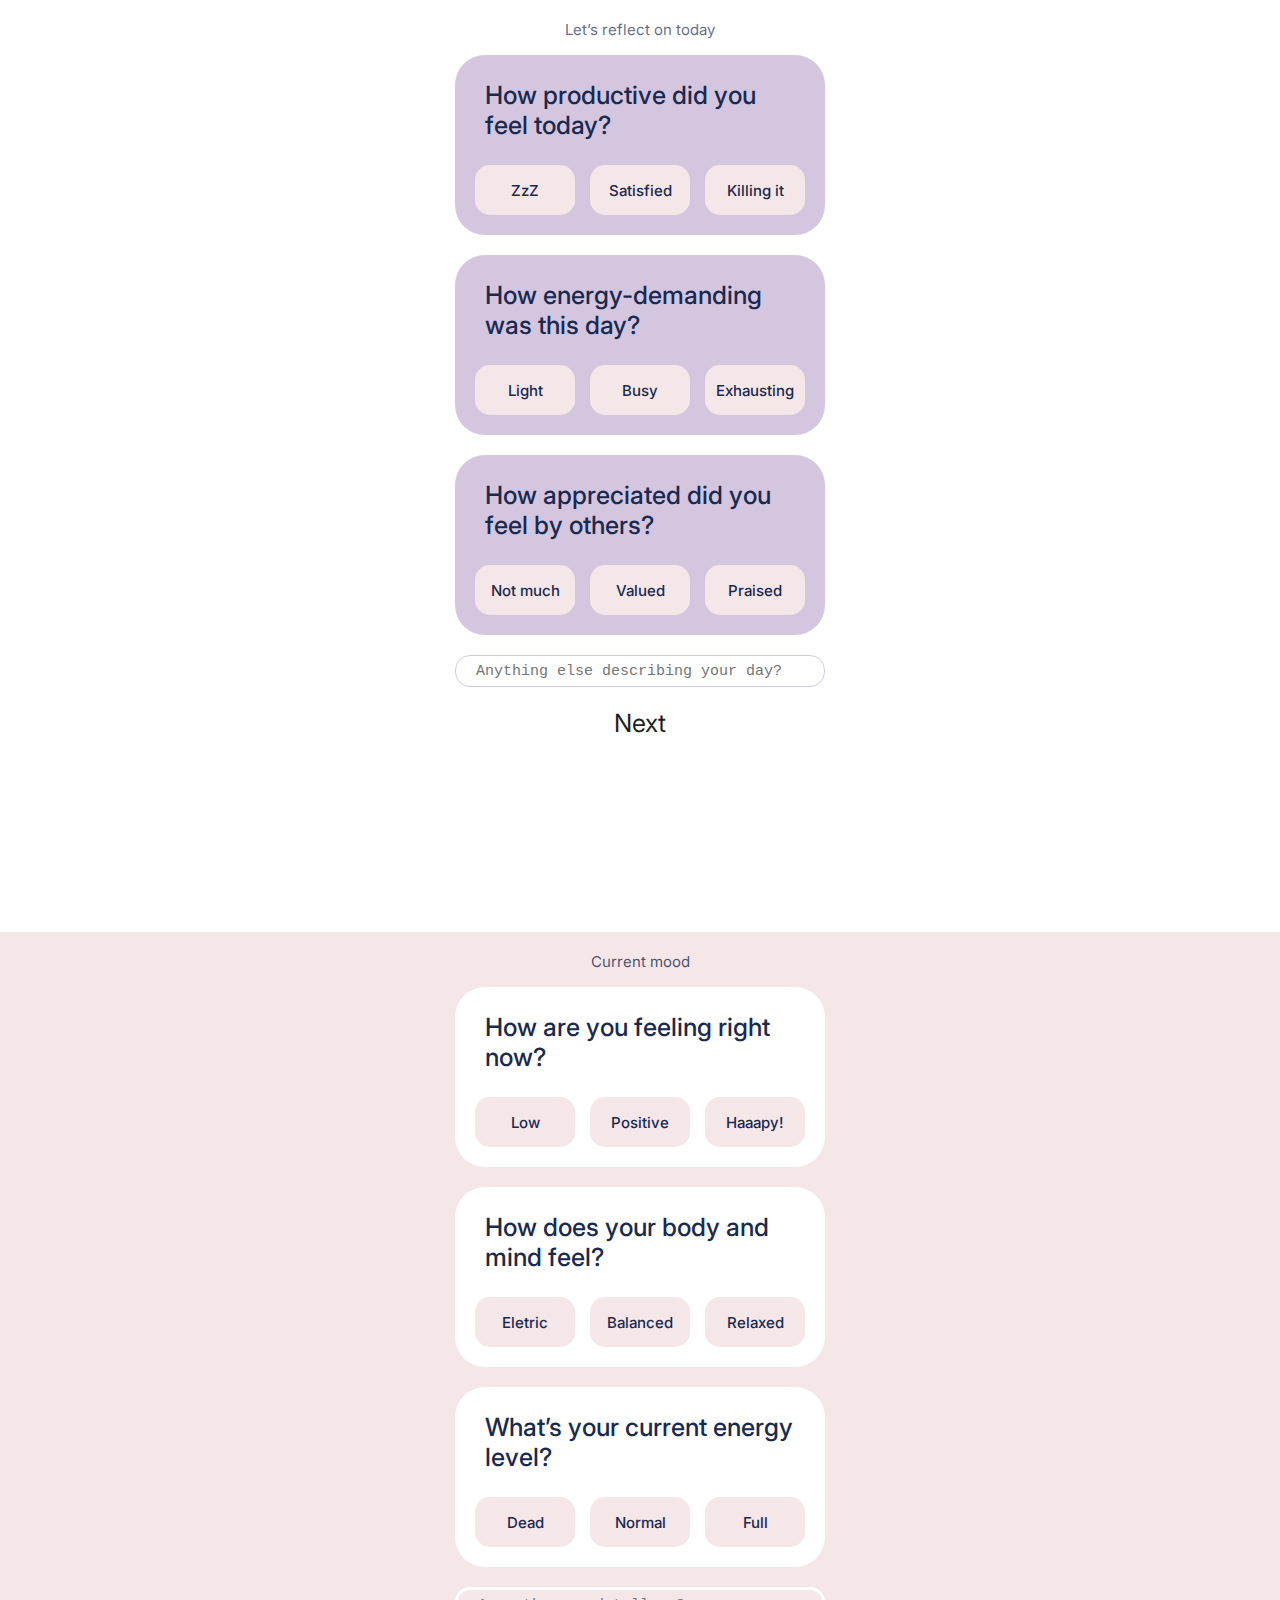
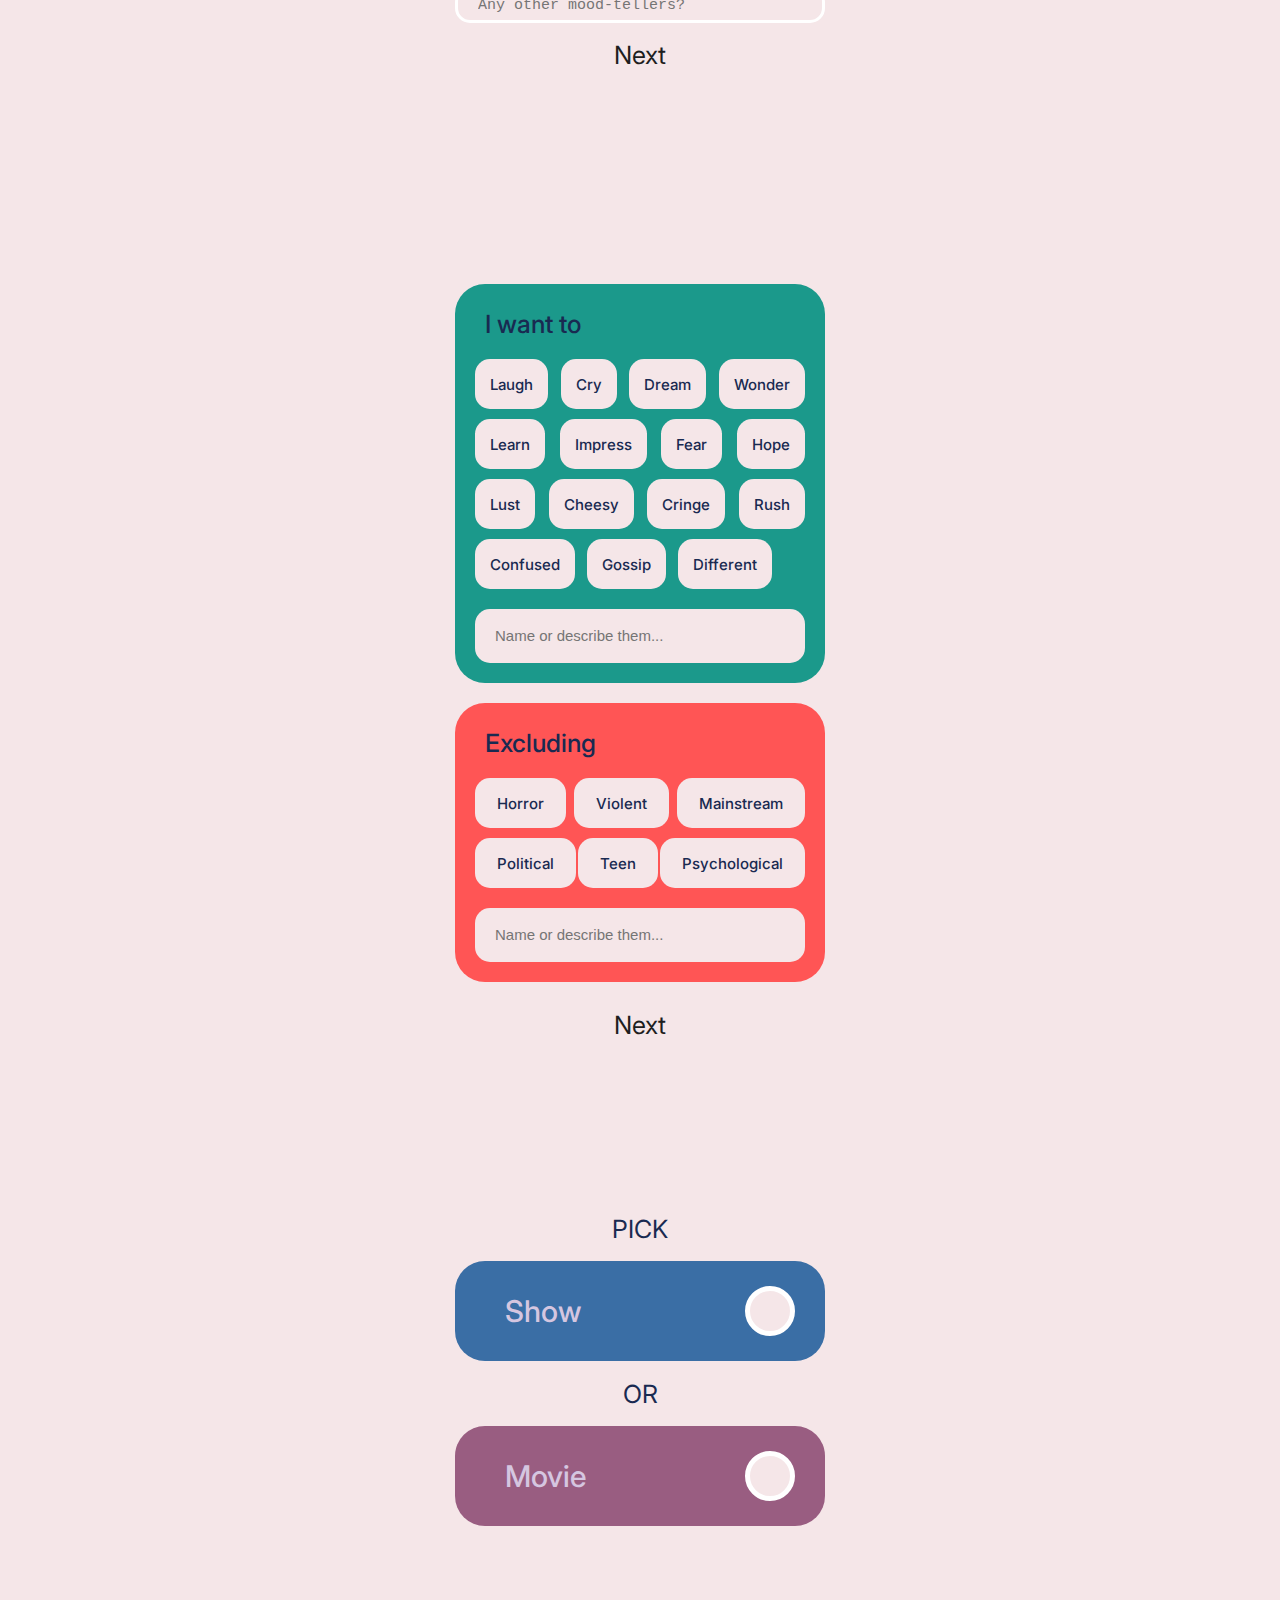
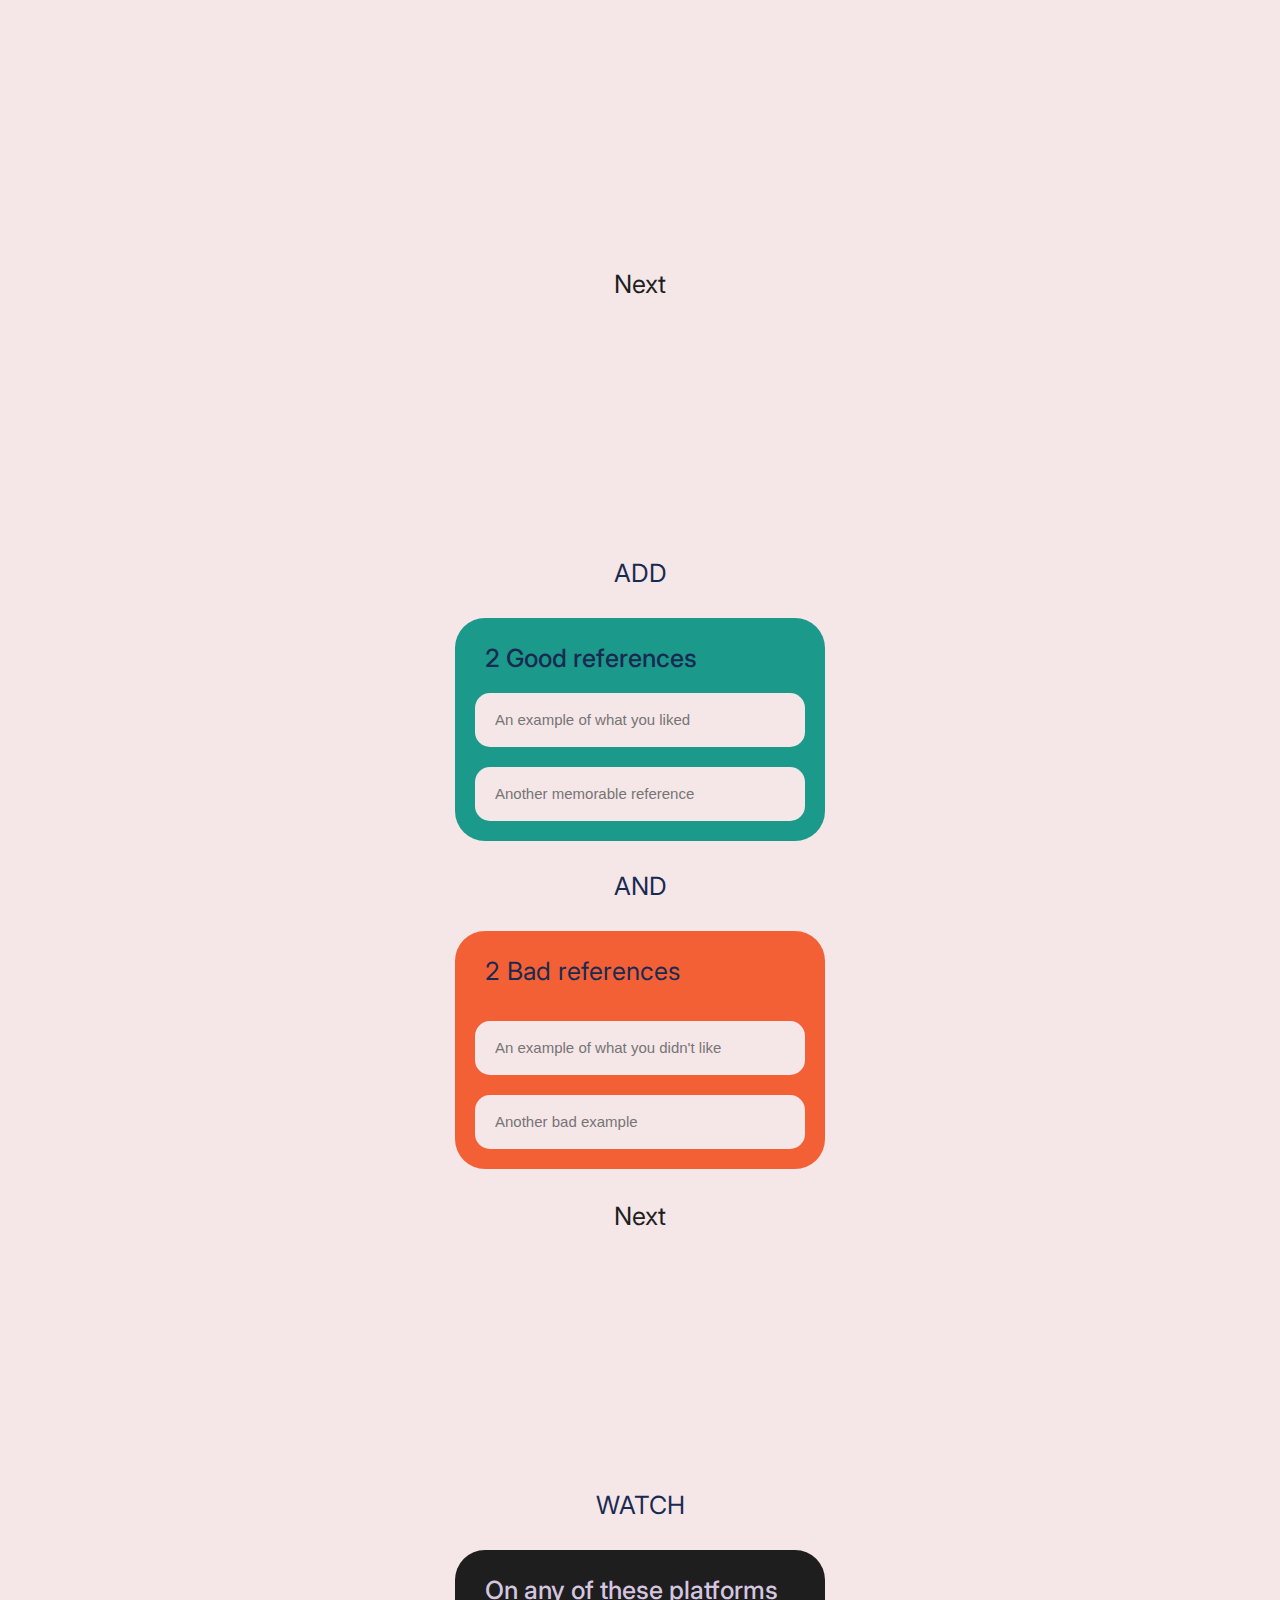
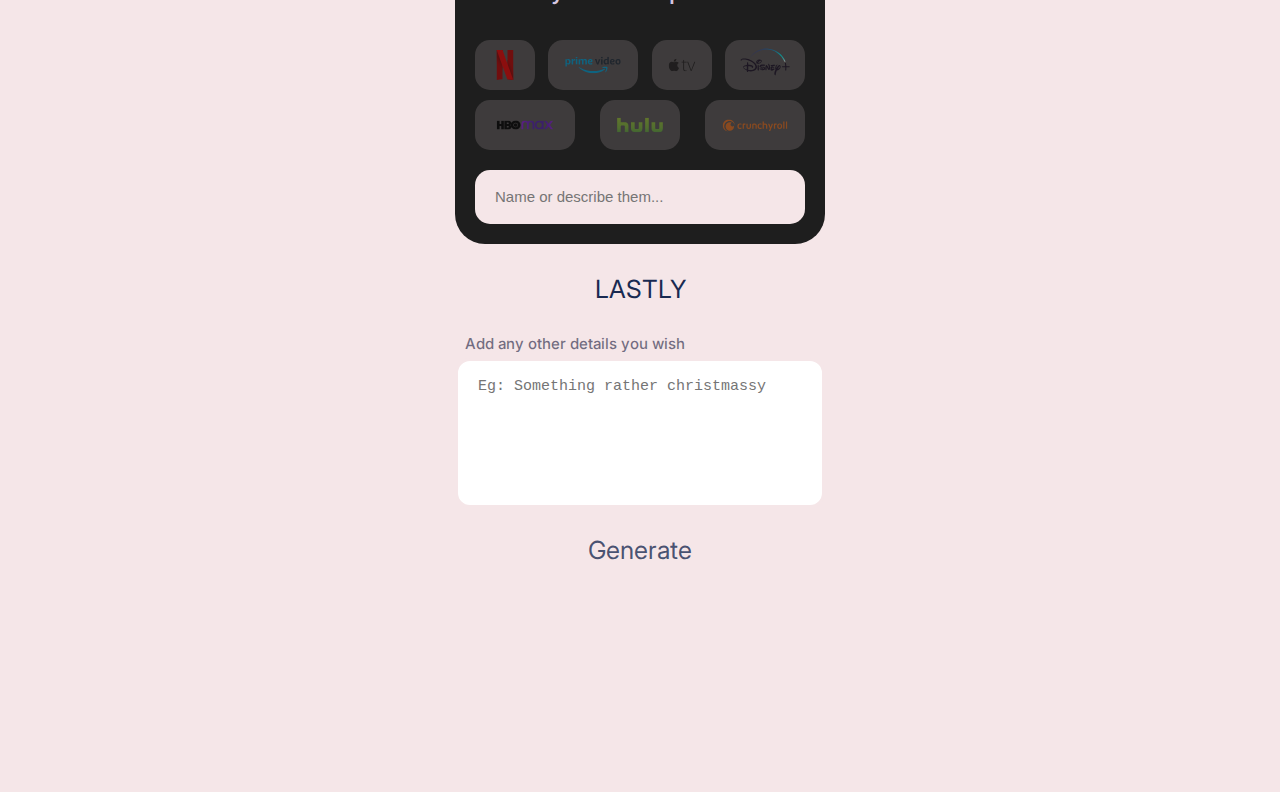
<file: old/index.html>
<!DOCTYPE html>
<html>
<head>
  	<meta charset="utf-8">
  	<meta name="viewport" content="initial-scale=1, width=device-width">
  	
  	<link rel="stylesheet"  href="./index.css" />
  	<link rel="stylesheet" href="https://fonts.googleapis.com/css2?family=Inter:wght@400;500&display=swap" />
  	
  	
  	
</head>
<body>
  	
  	<div class="step1" id="step1" >
    		<div class="topheader">
      			<div class="topheader-child">
      			</div>
      			<div class="slider">
        				<div class="mood">Let’s reflect on today</div>
      			</div>
    		</div>
    		<div class="main">
      			<div class="questioncard1">
        				<div class="question">
          					<div class="questionbutton">How productive did you feel today?</div>
        				</div>
        				<div class="options">
          					<div class="button1-parent">
            						<div class="button1">
              							<div class="text">ZzZ</div>
            						</div>
            						<div class="button1">
              							<div class="text">Satisfied</div>
            						</div>
            						<div class="button1">
              							<div class="text">Killing it</div>
            						</div>
          					</div>
        				</div>
      			</div>
      			<div class="questioncard1">
        				<div class="question">
          					<div class="questionbutton">How energy-demanding was this day?</div>
        				</div>
        				<div class="options">
          					<div class="button1-parent">
            						<div class="button1">
              							<div class="text">Light</div>
            						</div>
            						<div class="button1">
              							<div class="text">Busy</div>
            						</div>
            						<div class="button1">
              							<div class="text">Exhausting</div>
            						</div>
          					</div>
        				</div>
      			</div>
      			<div class="questioncard1">
        				<div class="question">
          					<div class="questionbutton">How appreciated did you feel by others?</div>
        				</div>
        				<div class="options">
          					<div class="button1-parent">
            						<div class="button1">
              							<div class="text">Not much</div>
            						</div>
            						<div class="button1">
              							<div class="text">Valued</div>
            						</div>
            						<div class="button1">
              							<div class="text">Praised</div>
            						</div>
          					</div>
        				</div>
      			</div>
      			<div class="textbox">
					<textarea class="text3" placeholder="Anything else describing your day?"></textarea>
    </div>
    		</div>
    		<div class="next">
      			<div class="next1">Next</div>
    		</div>
  	</div>
			

	<div class="step2" id="step2">
				  <div class="topheader">
						<div class="topheader-child">
						</div>
						<div class="slider">
							  <div class="mood">Current mood</div>
						</div>
				  </div>
				  <div class="main">
						<div class="questioncard2">
							  <div class="question">
									<div class="questionbutton">How are you feeling right now?</div>
							  </div>
							  <div class="options">
									<div class="button1-parent">
										  <div class="button1">
												<div class="text">Low</div>
										  </div>
										  <div class="button1">
												<div class="text">Positive</div>
										  </div>
										  <div class="button1">
												<div class="text">Haaapy!</div>
										  </div>
									</div>
							  </div>
						</div>
						<div class="questioncard2">
							  <div class="question">
									<div class="questionbutton">How does your body and mind feel?</div>
							  </div>
							  <div class="options">
									<div class="button1-parent">
										  <div class="button1">
												<div class="text">Eletric</div>
										  </div>
										  <div class="button1">
												<div class="text">Balanced</div>
										  </div>
										  <div class="button1">
												<div class="text">Relaxed</div>
										  </div>
									</div>
							  </div>
						</div>
						<div class="questioncard2">
							  <div class="question">
									<div class="questionbutton">What’s your current energy level?</div>
							  </div>
							  <div class="options">
									<div class="button1-parent">
										  <div class="button1">
												<div class="text">Dead</div>
										  </div>
										  <div class="button1">
												<div class="text">Normal</div>
										  </div>
										  <div class="button1">
												<div class="text">Full</div>
										  </div>
									</div>
							  </div>
						</div>
						<div class="textbox2">
							<textarea class="text3" placeholder="Any other mood-tellers?"></textarea>
						</div>
								</div>
								<div class="next">
									  <div class="next1">Next</div>
								</div>
						  </div>

				  
 <div class="step3" id="step3">
						
						<div class="main">
							  <div class="labelcard">
									<div class="question">
										  <div class="tagstitle">I want to</div>
									</div>
									<div class="options">
										  <div class="labels">
												<div class="row1">
													  <div class="tag">
															<div class="text">Laugh</div>
													  </div>
													  <div class="tag">
															<div class="text">Cry</div>
													  </div>
													  <div class="tag">
															<div class="text">Dream</div>
													  </div>
													  <div class="tag">
															<div class="text">Wonder</div>
													  </div>
												</div>
												<div class="row1">
													  <div class="tag">
															<div class="text">Learn</div>
													  </div>
													  <div class="tag">
															<div class="text">Impress</div>
													  </div>
													  <div class="tag">
															<div class="text">Fear</div>
													  </div>
													  <div class="tag">
															<div class="text">Hope</div>
													  </div>
												</div>
												<div class="row1">
													  <div class="tag">
															<div class="text">Lust</div>
													  </div>
													  <div class="tag">
															<div class="text">Cheesy</div>
													  </div>
													  <div class="tag">
															<div class="text">Cringe</div>
													  </div>
													  <div class="tag">
															<div class="text">Rush</div>
													  </div>
												</div>
												<div class="row4">
													  <div class="tag">
															<div class="text">Confused</div>
													  </div>
													  <div class="tag">
															<div class="text">Gossip</div>
													  </div>
													  <div class="tag">
															<div class="text">Different</div>
													  </div>
												</div>
										  </div>
										  <div class="textbox3">
												<div class="r11">
													<input class="text3" type="text" placeholder="Name or describe them...">
												
												</div>
										  </div>
									</div>
							  </div>
							  <div class="labelcardexcluding">
									<div class="question">
										  <div class="tagstitle">Excluding</div>
									</div>
									<div class="options">
										  <div class="labels">
												<div class="row1">
													  <div class="tag2">
															<div class="text">Horror</div>
													  </div>
													  <div class="tag2">
															<div class="text">Violent</div>
													  </div>
													  <div class="tag2">
															<div class="text">Mainstream</div>
													  </div>
												</div>
												<div class="row1">
													  <div class="tag2">
															<div class="text">Political</div>
													  </div>
													  <div class="tag2">
															<div class="text">Teen</div>
													  </div>
													  <div class="tag2">
															<div class="text">Psychological</div>
													  </div>
												</div>
										  </div>
										  <div class="textbox3">
												<div class="r11">
													<input class="text3" type="text" placeholder="Name or describe them...">
												</div>
										  </div>
									</div>
							  </div>
						</div>
						<div class="next">
							  <div class="next1">Next</div>
						</div>
				  </div>
<div class="step4" id="step4" >
							 
							  <div class="main">
									<div class="pick">
										  <div class="pick1">PICK</div>
									</div>
									<div class="radiocard">
										  <div class="question">
												<div class="show-wrapper">
													  <div class="show">Show</div>
												</div>
												<div class="radio-show">
												</div>
										  </div>
										  <div class="options-show">
												<div class="labels">
													  <div class="tag-parent">
															<div class="tag">
																  <div class="text">~20 min episodes</div>
															</div>
															<div class="tag">
																  <div class="text">miniseries</div>
															</div>
															<div class="tag">
																  <div class="text">new</div>
															</div>
													  </div>
													  <div class="tag-parent">
															<div class="tag">
																  <div class="text">+3 seasons</div>
															</div>
															<div class="tag">
																  <div class="text">ended</div>
															</div>
															<div class="tag">
																  <div class="text">~1h episodes</div>
															</div>
													  </div>
												</div>
												
												<div class="textbox3">
													  <div class="r11">
														<input class="text3" type="text" placeholder="Other Show characteristics...">
													  </div>
												</div>
										  </div>
									</div>
									<div class="pick">
										  <div class="pick1">OR</div>
									</div>
									<div class="radiocard1">
										  <div class="question">
												<div class="show-wrapper">
													  <div class="show">Movie</div>
												</div>
												<div class="radio-movie">
												</div>
										  </div>
										  <div class="options-movie">
												<div class="labels">
													  <div class="tag-parent">
															<div class="tag">
																  <div class="text">~1h</div>
															</div>
															<div class="tag">
																  <div class="text">~2h</div>
															</div>
															<div class="tag">
																  <div class="text">Blockbuster</div>
															</div>
															<div class="tag">
																  <div class="text">Award</div>
															</div>
													  </div>
													  <div class="tag-parent">
															<div class="tag">
																  <div class="text">New</div>
															</div>
															<div class="tag">
																  <div class="text">Theatre</div>
															</div>
															<div class="tag">
																  <div class="text">Indie</div>
															</div>
															<div class="tag">
																  <div class="text">Animation</div>
															</div>
													  </div>
												</div>
												<div class="textbox3">
													  <div class="r11">
														<input class="text3" type="text" placeholder="Other Movie characteristics...">
													  </div>
												</div>
										  </div>
									</div>
							  </div>
							  <div class="next">
								<div class="next1">Next</div>
						  </div>
						</div>
						
 <div class="step5" id="step5" >
									
									<div class="main">
										  <div class="and">
												<div class="add">ADD</div>
										  </div>
										  <div class="labelcard">
												<div class="question">
													  <div class="good-references">2 Good references</div>
												</div>
												<div class="options">
													  <div class="textbox3">
															<div class="r11">
																<input class="text3" type="text" placeholder="An example of what you liked">
															</div>
													  </div>
													  <div class="textbox3">
															<div class="r11">
																<input class="text3" type="text" placeholder="Another memorable reference">
															</div>
													  </div>
												</div>
										  </div>
										  <div class="and">
												<div class="add">AND</div>
										  </div>
										  <div class="labelcard1">
												<div class="question">
													  <div class="bad-references">2 Bad references</div>
												</div>
												<div class="options">
													  <div class="textbox3">
															<div class="r11">
																<input class="text3" type="text" placeholder="An example of what you didn't like">
															</div>
													  </div>
													  <div class="textbox3">
															<div class="r11">
																<input class="text3" type="text" placeholder="Another bad example">
															</div>
													  </div>
												</div>
										  </div>
									</div>
									<div class="next">
										  <div class="next1">Next</div>
									</div>
							  </div>

									
									<div class="step6" id="step6" >
										  
										  <div class="main">
												<div class="watch">
													  <div class="lastly">WATCH</div>
												</div>
												<div class="labelcardplatform">
													  <div class="question">
															<div class="on-any-of">On any of these platforms</div>
													  </div>
													  <div class="options">
															<div class="labels">
																  <div class="row1">
																		<div class="tagplatform">
																			  <img class="netflix-logo-icon-1" alt="netflix" src="./components/netflix-logo-icon1.svg">
																			  
																		</div>
																		<div class="tagplatform">
																			  <img class="amazon-prime-video-1-1-icon" alt="amazon prime video" src="./components/amazon-prime-video-1.svg">
																			  
																		</div>
																		<div class="tagplatform">
																			  <img class="apple-tv-1-icon" alt="apple tv" src="./components/apple-tv1.svg">
																			  
																		</div>
																		<div class="tagplatform">
																			  <img class="disney-1-1-icon" alt="disney +" src="./components/disney--1.svg">
																			  
																		</div>
																  </div>
																  <div class="row1">
																		<div class="tagplatform">
																			  <img class="hbo-max-logo-1-1-icon" alt="hbo max" src="./components/hbo-max-logo-1.svg">
																			  
																		</div>
																		<div class="tagplatform">
																			  <img class="hulu-1-icon" alt="hulu" src="./components/hulu1.svg">
																			  
																		</div>
																		<div class="tagplatform">
																			  <img class="crunchyroll-1-1-icon" alt="crunchyroll" src="./components/crunchyroll-11.svg">
																			  
																		</div>
																  </div>
															</div>
															<div class="textbox3">
																  <div class="r11">
																	<input class="text3" type="text" placeholder="Name or describe them...">
																  </div>
															</div>
													  </div>
												</div>
												<div class="watch">
													  <div class="lastly">LASTLY</div>
												</div>
												<div class="openbox">
													  <div class="add-any-other-details-you-wish-wrapper">
															<div class="on-any-of">Add any other details you wish</div>
													  </div>
													  <div class="textboxplatform">
														<textarea class="text3" placeholder="Eg: Something rather christmassy but not childish..."></textarea>
    </div>
												</div>
										  </div>
										  <div class="gen">
												<div class="generate">Generate</div>
										  </div>
									</div>

										  
										  <div class="step7" id="step7" >
												<div class="next">
													  <div class="restart">Restart</div>
												</div>
												<div class="mainresult">
													<div class="resultcard1">
														<div class="titlelabel">
															<div class="titletext1">Loading...</div>
															<div class="delete">
																<div class="delete-x">X</div>
															</div>
														</div>
														<div class="contentresult">
															<!-- Your content here -->
															<div class="options">
																<div class="textboxresult">
																	<div class="summary">
																		<div class="summarytext1">
																			Loading...
																		</div>
																	</div>
																</div>
															</div>
															
														</div>
													</div>
													  <div class="resultcard1">
														<div class="titlelabel">
															<div class="titletext2">Error</div>
															<div class="delete">
																<div class="delete-x">X</div>
															</div>
														</div>
														<div class="contentresult">
															<!-- Your content here -->
															<div class="options">
																<div class="textboxresult">
																	<div class="summary">
																		<div class="summarytext2">
																			Error
																		</div>
																	</div>
																</div>
															</div>
															
														</div>
													</div>
													
													<div class="resultcard1">
														<div class="titlelabel">
															<div class="titletext3">Error</div>
															<div class="delete">
																<div class="delete-x">X</div>
															</div>
														</div>
														<div class="contentresult">
															<!-- Your content here -->
															<div class="options">
																<div class="textboxresult">
																	<div class="summary">
																		<div class="summarytext3">
																			Error
																		</div>
																	</div>
																</div>
															</div>
															
														</div>
													</div>
													
													<div class="resultcard1">
														<div class="titlelabel">
															<div class="titletext4">Error</div>
															<div class="delete">
																<div class="delete-x">X</div>
															</div>
														</div>
														<div class="contentresult">
															<!-- Your content here -->
															<div class="options">
																<div class="textboxresult">
																	<div class="summary">
																		<div class="summarytext5">
																			Error
																		</div>
																	</div>
																</div>
															</div>
															
														</div>
													</div>
													
													<div class="resultcard1">
														<div class="titlelabel">
															<div class="titletext6">Error</div>
															<div class="delete">
																<div class="delete-x">X</div>
															</div>
														</div>
														<div class="contentresult">
															<!-- Your content here -->
															<div class="options">
																<div class="textboxresult">
																	<div class="summary">
																		<div class="summarytext6">
																			Error
																		</div>
																	</div>
																</div>
															</div>
															
														</div>
													</div>
													
										  
										  
										  
										  
									
			 <!-- Display captured inputs -->
				
									
							  
							  
			 <script>
				let selectedText = ''; // Variable to store the user's last choice
				
				// Get all buttons with the class 'button1'
				const buttonscapture = document.querySelectorAll('.button1');
				
				// Loop through each button and add a click event listener
				buttonscapture.forEach(button => {
					button.addEventListener('click', function() {
						// Capture the text inside the 'text' div of the clicked button
						selectedText = button.querySelector('.text').innerText;
		
						// Provide immediate feedback (optional)
						console.log(`Button clicked: ${selectedText}`);
					});
				});
		
				// Add event listener for the "Generate" button (id="generate")
				document.getElementById('generate').addEventListener('click', function() {
					// Display the captured text when the user clicks "Generate"
					if (selectedText) {
						document.getElementById('capturedText').innerText = `You selected: ${selectedText}`;
						console.log(`User submitted: ${selectedText}`);
					} else {
						document.getElementById('capturedText').innerText = `No selection made.`;
					}
				});
			</script>						  
</body>
<script src="./index.js">
	</script>
  
  
</html>
</file>
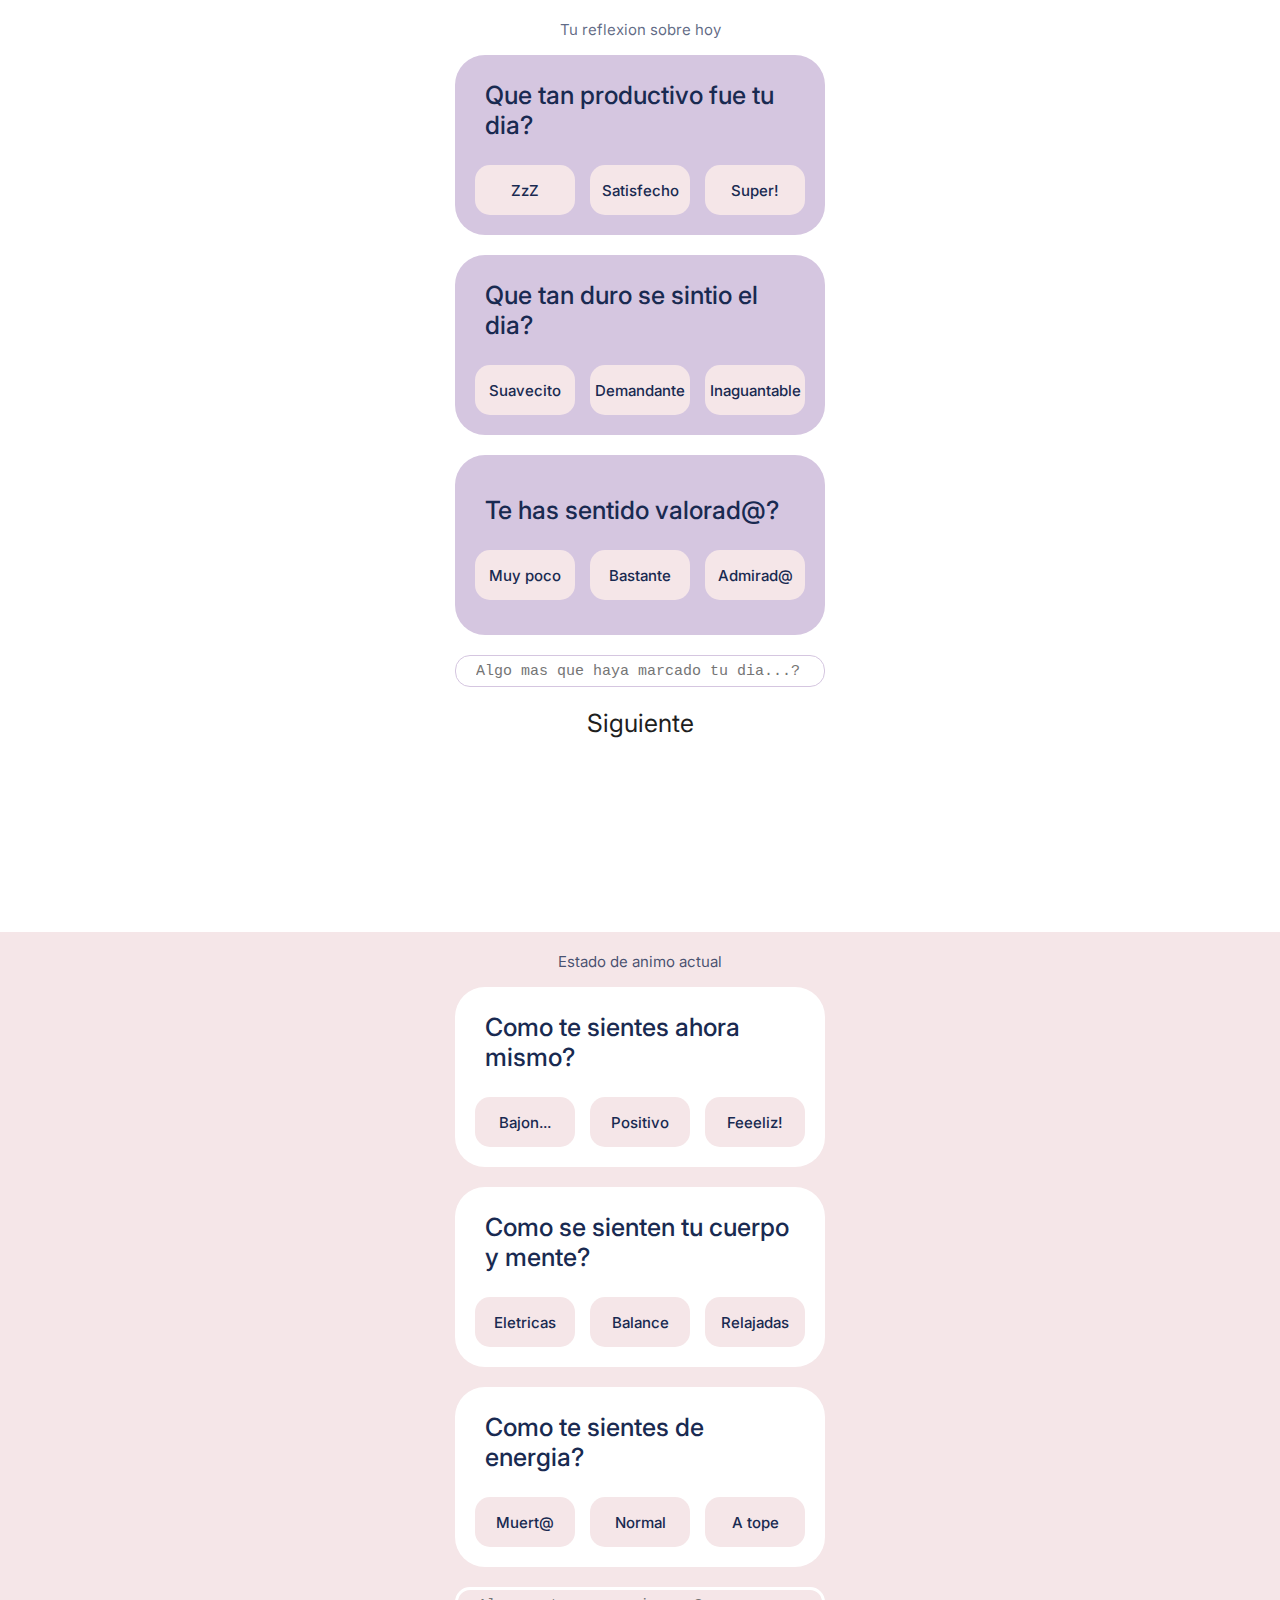
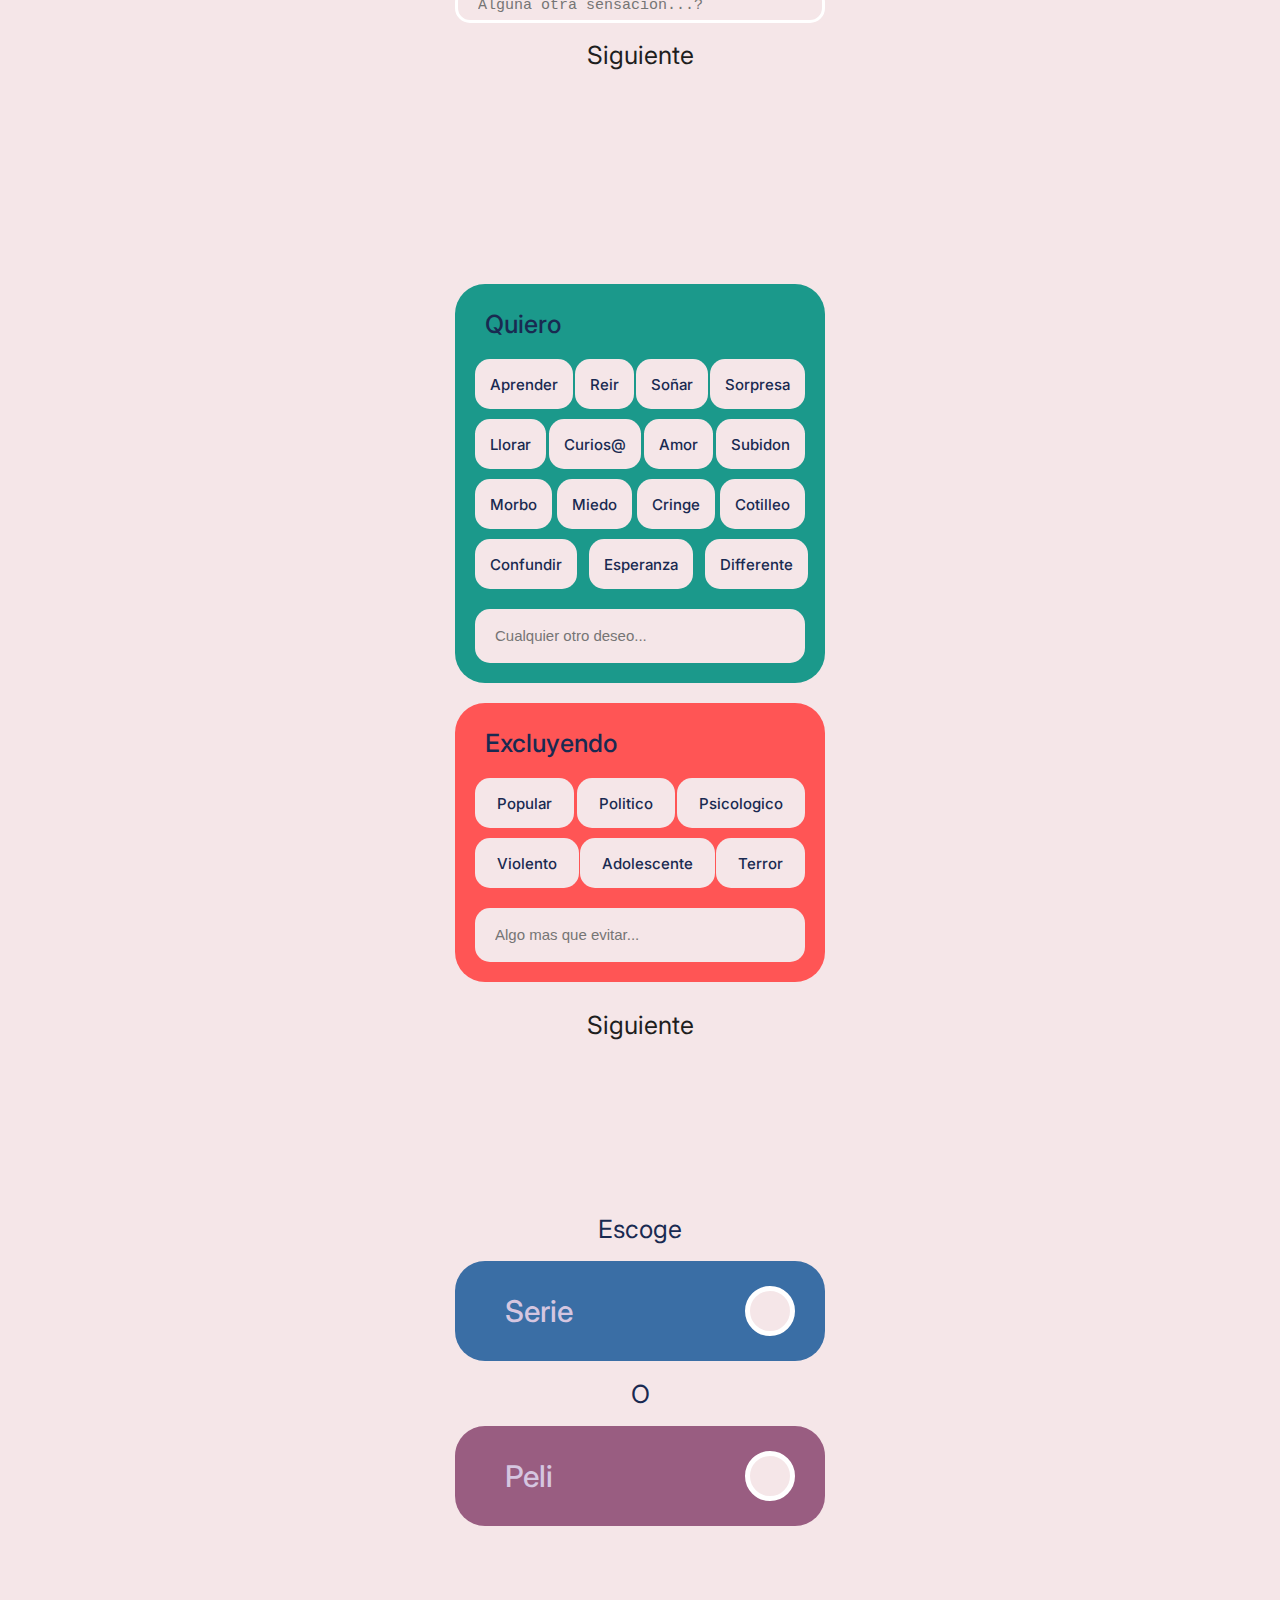
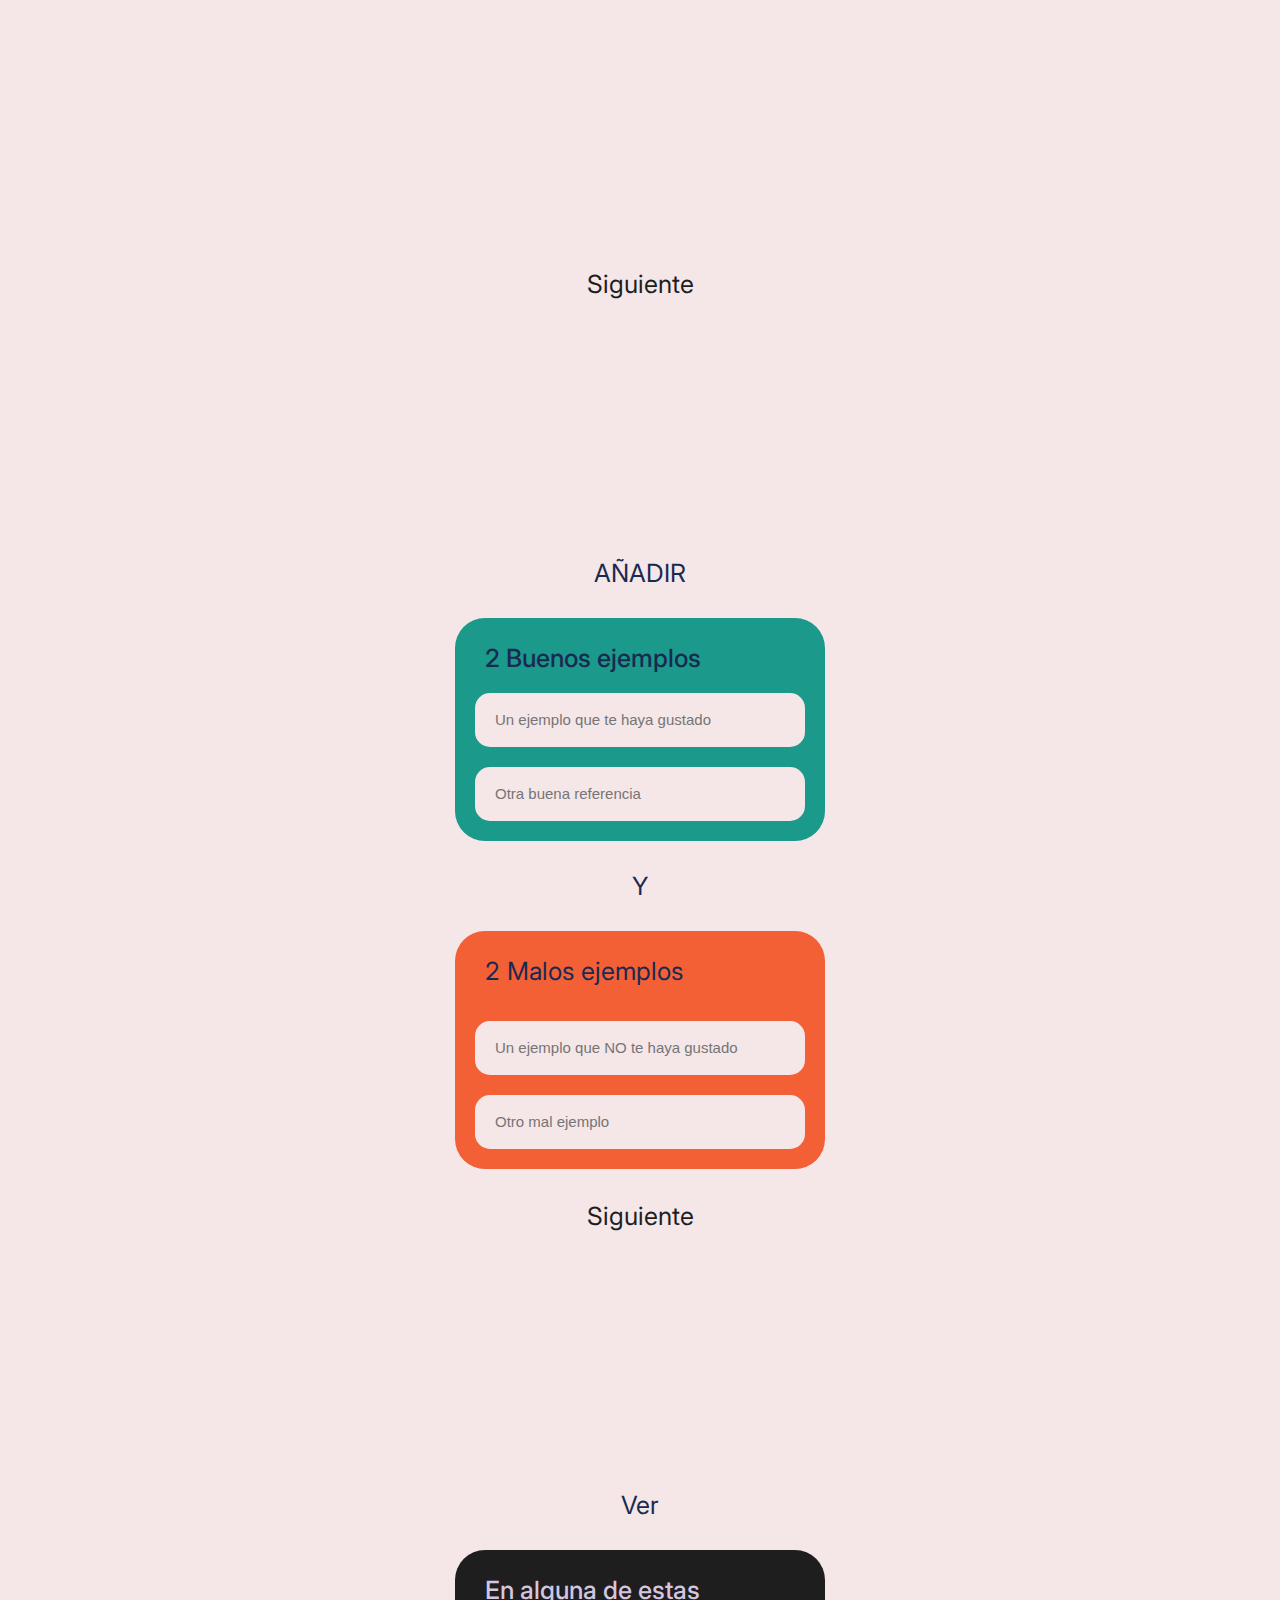
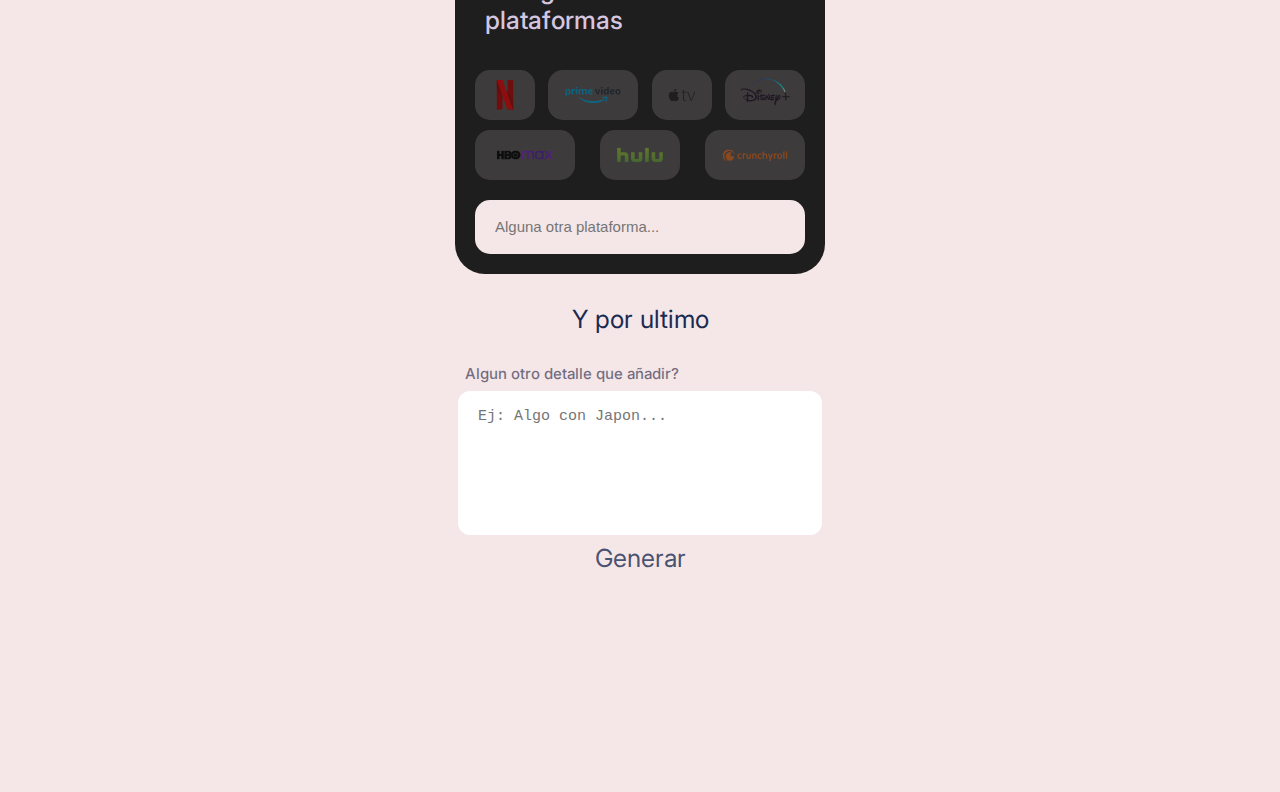
<file: old/es/index.html>
<!DOCTYPE html>
<html>
<head>
  	<meta charset="utf-8">
  	<meta name="viewport" content="initial-scale=1, width=device-width">
  	
  	<link rel="stylesheet"  href="./index.css" />
  	<link rel="stylesheet" href="https://fonts.googleapis.com/css2?family=Inter:wght@400;500&display=swap" />
  	
  	
  	
</head>
<body>
  	
  	<div class="step1" id="step1" >
    		<div class="topheader">
      			<div class="topheader-child">
      			</div>
      			<div class="slider">
        				<div class="mood">Tu reflexion sobre hoy</div>
      			</div>
    		</div>
    		<div class="main">
      			<div class="questioncard1">
        				<div class="question">
          					<div class="questionbutton">Que tan productivo fue tu dia?</div>
        				</div>
        				<div class="options">
          					<div class="button1-parent">
            						<div class="button1">
              							<div class="text">ZzZ</div>
            						</div>
            						<div class="button1">
              							<div class="text">Satisfecho</div>
            						</div>
            						<div class="button1">
              							<div class="text">Super!</div>
            						</div>
          					</div>
        				</div>
      			</div>
      			<div class="questioncard1">
        				<div class="question">
          					<div class="questionbutton">Que tan duro se sintio el dia?</div>
        				</div>
        				<div class="options">
          					<div class="button1-parent">
            						<div class="button1">
              							<div class="text">Suavecito</div>
            						</div>
            						<div class="button1">
              							<div class="text">Demandante</div>
            						</div>
            						<div class="button1">
              							<div class="text">Inaguantable</div>
            						</div>
          					</div>
        				</div>
      			</div>
      			<div class="questioncard1">
        				<div class="question">
          					<div class="questionbutton">Te has sentido valorad@?</div>
        				</div>
        				<div class="options">
          					<div class="button1-parent">
            						<div class="button1">
              							<div class="text">Muy poco</div>
            						</div>
            						<div class="button1">
              							<div class="text">Bastante</div>
            						</div>
            						<div class="button1">
              							<div class="text">Admirad@</div>
            						</div>
          					</div>
        				</div>
      			</div>
      			<div class="textbox">
					<textarea class="text3" placeholder="Algo mas que haya marcado tu dia...?"></textarea>
    </div>
    		</div>
    		<div class="next">
      			<div class="next1">Siguiente</div>
    		</div>
  	</div>
			

	<div class="step2" id="step2">
				  <div class="topheader">
						<div class="topheader-child">
						</div>
						<div class="slider">
							  <div class="mood">Estado de animo actual</div>
						</div>
				  </div>
				  <div class="main">
						<div class="questioncard2">
							  <div class="question">
									<div class="questionbutton">Como te sientes ahora mismo?</div>
							  </div>
							  <div class="options">
									<div class="button1-parent">
										  <div class="button1">
												<div class="text">Bajon...</div>
										  </div>
										  <div class="button1">
												<div class="text">Positivo</div>
										  </div>
										  <div class="button1">
												<div class="text">Feeeliz!</div>
										  </div>
									</div>
							  </div>
						</div>
						<div class="questioncard2">
							  <div class="question">
									<div class="questionbutton">Como se sienten tu cuerpo y mente?</div>
							  </div>
							  <div class="options">
									<div class="button1-parent">
										  <div class="button1">
												<div class="text">Eletricas</div>
										  </div>
										  <div class="button1">
												<div class="text">Balance</div>
										  </div>
										  <div class="button1">
												<div class="text">Relajadas</div>
										  </div>
									</div>
							  </div>
						</div>
						<div class="questioncard2">
							  <div class="question">
									<div class="questionbutton">Como te sientes de energia?</div>
							  </div>
							  <div class="options">
									<div class="button1-parent">
										  <div class="button1">
												<div class="text">Muert@</div>
										  </div>
										  <div class="button1">
												<div class="text">Normal</div>
										  </div>
										  <div class="button1">
												<div class="text">A tope</div>
										  </div>
									</div>
							  </div>
						</div>
						<div class="textbox2">
							<textarea class="text3" placeholder="Alguna otra sensacion...?"></textarea>
						</div>
								</div>
								<div class="next">
									  <div class="next1">Siguiente</div>
								</div>
						  </div>

				  
 <div class="step3" id="step3">
						
						<div class="main">
							  <div class="labelcard">
									<div class="question">
										  <div class="tagstitle">Quiero</div>
									</div>
									<div class="options">
										  <div class="labels">
												<div class="row1">
													  <div class="tag">
															<div class="text">Aprender</div>
													  </div>
													  <div class="tag">
															<div class="text">Reir</div>
													  </div>
													  <div class="tag">
															<div class="text">Soñar</div>
													  </div>
													  <div class="tag">
															<div class="text">Sorpresa</div>
													  </div>
												</div>
												<div class="row1">
													  <div class="tag">
															<div class="text">Llorar</div>
													  </div>
													  <div class="tag">
															<div class="text">Curios@</div>
													  </div>
													  <div class="tag">
															<div class="text">Amor</div>
													  </div>
													  <div class="tag">
															<div class="text">Subidon</div>
													  </div>
												</div>
												<div class="row1">
													  <div class="tag">
															<div class="text">Morbo</div>
													  </div>
													  <div class="tag">
															<div class="text">Miedo</div>
													  </div>
													  <div class="tag">
															<div class="text">Cringe</div>
													  </div>
													  <div class="tag">
															<div class="text">Cotilleo</div>
													  </div>
												</div>
												<div class="row4">
													  <div class="tag">
															<div class="text">Confundir</div>
													  </div>
													  <div class="tag">
															<div class="text">Esperanza</div>
													  </div>
													  <div class="tag">
															<div class="text">Differente</div>
													  </div>
												</div>
										  </div>
										  <div class="textbox3">
												<div class="r11">
													<input class="text3" type="text" placeholder="Cualquier otro deseo...">
												
												</div>
										  </div>
									</div>
							  </div>
							  <div class="labelcardexcluding">
									<div class="question">
										  <div class="tagstitle">Excluyendo</div>
									</div>
									<div class="options">
										  <div class="labels">
												<div class="row1">
													  <div class="tag2">
															<div class="text">Popular</div>
													  </div>
													  <div class="tag2">
															<div class="text">Politico</div>
													  </div>
													  <div class="tag2">
															<div class="text">Psicologico</div>
													  </div>
												</div>
												<div class="row1">
													  <div class="tag2">
															<div class="text">Violento</div>
													  </div>
													  <div class="tag2">
															<div class="text">Adolescente</div>
													  </div>
													  <div class="tag2">
															<div class="text">Terror</div>
													  </div>
												</div>
										  </div>
										  <div class="textbox3">
												<div class="r11">
													<input class="text3" type="text" placeholder="Algo mas que evitar...">
												</div>
										  </div>
									</div>
							  </div>
						</div>
						<div class="next">
							  <div class="next1">Siguiente</div>
						</div>
				  </div>
<div class="step4" id="step4" >
							 
							  <div class="main">
									<div class="pick">
										  <div class="pick1">Escoge</div>
									</div>
									<div class="radiocard">
										  <div class="question">
												<div class="show-wrapper">
													  <div class="show">Serie</div>
												</div>
												<div class="radio-show">
												</div>
										  </div>
										  <div class="options-show">
												<div class="labels">
													  <div class="tag-parent">
															<div class="tag">
																  <div class="text">~20min/cap</div>
															</div>
															<div class="tag">
																  <div class="text">Terminado</div>
															</div>
															<div class="tag">
																  <div class="text">Nuevo</div>
															</div>
													  </div>
													  <div class="tag-parent">
															<div class="tag">
																  <div class="text">Miniseries</div>
															</div>
															<div class="tag">
																  <div class="text">+3 temporadas</div>
															</div>
															<div class="tag">
																  <div class="text">~1h</div>
															</div>
													  </div>
												</div>
												
												<div class="textbox3">
													  <div class="r11">
														<input class="text3" type="text" placeholder="Alguna otra caracteristica...">
													  </div>
												</div>
										  </div>
									</div>
									<div class="pick">
										  <div class="pick1">O</div>
									</div>
									<div class="radiocard1">
										  <div class="question">
												<div class="show-wrapper">
													  <div class="show">Peli</div>
												</div>
												<div class="radio-movie">
												</div>
										  </div>
										  <div class="options-movie">
												<div class="labels">
													  <div class="tag-parent">
															<div class="tag">
																  <div class="text">~1h</div>
															</div>
															<div class="tag">
																  <div class="text">~2h</div>
															</div>
															<div class="tag">
																  <div class="text">Taquillazo</div>
															</div>
															<div class="tag">
																  <div class="text">Premiada</div>
															</div>
													  </div>
													  <div class="tag-parent">
															<div class="tag">
																  <div class="text">Nueva</div>
															</div>
															<div class="tag">
																  <div class="text">Cines</div>
															</div>
															<div class="tag">
																  <div class="text">Indie</div>
															</div>
															<div class="tag">
																  <div class="text">Animacion</div>
															</div>
													  </div>
												</div>
												<div class="textbox3">
													  <div class="r11">
														<input class="text3" type="text" placeholder="Alguna otra caracteristica...">
													  </div>
												</div>
										  </div>
									</div>
							  </div>
							  <div class="next">
								<div class="next1">Siguiente</div>
						  </div>
						</div>
						
 <div class="step5" id="step5" >
									
									<div class="main">
										  <div class="and">
												<div class="add">AÑADIR</div>
										  </div>
										  <div class="labelcard">
												<div class="question">
													  <div class="good-references">2 Buenos ejemplos</div>
												</div>
												<div class="options">
													  <div class="textbox3">
															<div class="r11">
																<input class="text3" type="text" placeholder="Un ejemplo que te haya gustado">
															</div>
													  </div>
													  <div class="textbox3">
															<div class="r11">
																<input class="text3" type="text" placeholder="Otra buena referencia">
															</div>
													  </div>
												</div>
										  </div>
										  <div class="and">
												<div class="add">Y</div>
										  </div>
										  <div class="labelcard1">
												<div class="question">
													  <div class="bad-references">2 Malos ejemplos</div>
												</div>
												<div class="options">
													  <div class="textbox3">
															<div class="r11">
																<input class="text3" type="text" placeholder="Un ejemplo que NO te haya gustado">
															</div>
													  </div>
													  <div class="textbox3">
															<div class="r11">
																<input class="text3" type="text" placeholder="Otro mal ejemplo">
															</div>
													  </div>
												</div>
										  </div>
									</div>
									<div class="next">
										  <div class="next1">Siguiente</div>
									</div>
							  </div>

									
									<div class="step6" id="step6" >
										  
										  <div class="main">
												<div class="watch">
													  <div class="lastly">Ver</div>
												</div>
												<div class="labelcardplatform">
													  <div class="question">
															<div class="on-any-of">En alguna de estas plataformas</div>
													  </div>
													  <div class="options">
															<div class="labels">
																  <div class="row1">
																		<div class="tagplatform">
																			  <img class="netflix-logo-icon-1" alt="netflix" src="./components/netflix-logo-icon1.svg">
																			  
																		</div>
																		<div class="tagplatform">
																			  <img class="amazon-prime-video-1-1-icon" alt="amazon prime video" src="./components/amazon-prime-video-1.svg">
																			  
																		</div>
																		<div class="tagplatform">
																			  <img class="apple-tv-1-icon" alt="apple tv" src="./components/apple-tv1.svg">
																			  
																		</div>
																		<div class="tagplatform">
																			  <img class="disney-1-1-icon" alt="disney +" src="./components/disney--1.svg">
																			  
																		</div>
																  </div>
																  <div class="row1">
																		<div class="tagplatform">
																			  <img class="hbo-max-logo-1-1-icon" alt="hbo max" src="./components/hbo-max-logo-1.svg">
																			  
																		</div>
																		<div class="tagplatform">
																			  <img class="hulu-1-icon" alt="hulu" src="./components/hulu1.svg">
																			  
																		</div>
																		<div class="tagplatform">
																			  <img class="crunchyroll-1-1-icon" alt="crunchyroll" src="./components/crunchyroll-11.svg">
																			  
																		</div>
																  </div>
															</div>
															<div class="textbox3">
																  <div class="r11">
																	<input class="text3" type="text" placeholder="Alguna otra plataforma...">
																  </div>
															</div>
													  </div>
												</div>
												<div class="watch">
													  <div class="lastly">Y por ultimo</div>
												</div>
												<div class="openbox">
													  <div class="add-any-other-details-you-wish-wrapper">
															<div class="on-any-of">Algun otro detalle que añadir?</div>
													  </div>
													  <div class="textboxplatform">
														<textarea class="text3" placeholder="Ej: Algo con Japon..."></textarea>
    </div>
												</div>
										  </div>
										  <div class="gen">
												<div class="generate">Generar</div>
										  </div>
									</div>

										  
										  <div class="step7" id="step7" >
												<div class="next">
													  <div class="restart">Reiniciar</div>
												</div>
												<div class="mainresult">
													<div class="resultcard1">
														<div class="titlelabel">
															<div class="titletext1">Cargando...</div>
															<div class="delete">
																<div class="delete-x">X</div>
															</div>
														</div>
														<div class="contentresult">
															<!-- Your content here -->
															<div class="options">
																<div class="textboxresult">
																	<div class="summary">
																		<div class="summarytext1">
																			Cargando...
																		</div>
																	</div>
																</div>
															</div>
															
														</div>
													</div>
													  <div class="resultcard1">
														<div class="titlelabel">
															<div class="titletext2">Error</div>
															<div class="delete">
																<div class="delete-x">X</div>
															</div>
														</div>
														<div class="contentresult">
															<!-- Your content here -->
															<div class="options">
																<div class="textboxresult">
																	<div class="summary">
																		<div class="summarytext2">
																			Error
																		</div>
																	</div>
																</div>
															</div>
															
														</div>
													</div>
													
													<div class="resultcard1">
														<div class="titlelabel">
															<div class="titletext3">Error</div>
															<div class="delete">
																<div class="delete-x">X</div>
															</div>
														</div>
														<div class="contentresult">
															<!-- Your content here -->
															<div class="options">
																<div class="textboxresult">
																	<div class="summary">
																		<div class="summarytext3">
																			Error
																		</div>
																	</div>
																</div>
															</div>
															
														</div>
													</div>
													
													<div class="resultcard1">
														<div class="titlelabel">
															<div class="titletext4">Error</div>
															<div class="delete">
																<div class="delete-x">X</div>
															</div>
														</div>
														<div class="contentresult">
															<!-- Your content here -->
															<div class="options">
																<div class="textboxresult">
																	<div class="summary">
																		<div class="summarytext5">
																			Error
																		</div>
																	</div>
																</div>
															</div>
															
														</div>
													</div>
													
													<div class="resultcard1">
														<div class="titlelabel">
															<div class="titletext6">Error</div>
															<div class="delete">
																<div class="delete-x">X</div>
															</div>
														</div>
														<div class="contentresult">
															<!-- Your content here -->
															<div class="options">
																<div class="textboxresult">
																	<div class="summary">
																		<div class="summarytext6">
																			Error
																		</div>
																	</div>
																</div>
															</div>
															
														</div>
													</div>
													
										  
										  
										  
										  
									
			 <!-- Display captured inputs -->
				
									
							  
							  
			 <script>
				let selectedText = ''; // Variable to store the user's last choice
				
				// Get all buttons with the class 'button1'
				const buttonscapture = document.querySelectorAll('.button1');
				
				// Loop through each button and add a click event listener
				buttonscapture.forEach(button => {
					button.addEventListener('click', function() {
						// Capture the text inside the 'text' div of the clicked button
						selectedText = button.querySelector('.text').innerText;
		
						// Provide immediate feedback (optional)
						console.log(`Button clicked: ${selectedText}`);
					});
				});
		
				// Add event listener for the "Generate" button (id="generate")
				document.getElementById('generate').addEventListener('click', function() {
					// Display the captured text when the user clicks "Generate"
					if (selectedText) {
						document.getElementById('capturedText').innerText = `You selected: ${selectedText}`;
						console.log(`User submitted: ${selectedText}`);
					} else {
						document.getElementById('capturedText').innerText = `No selection made.`;
					}
				});
			</script>						  
</body>
<script src="./index.js">
	</script>
  
  
</html>
</file>
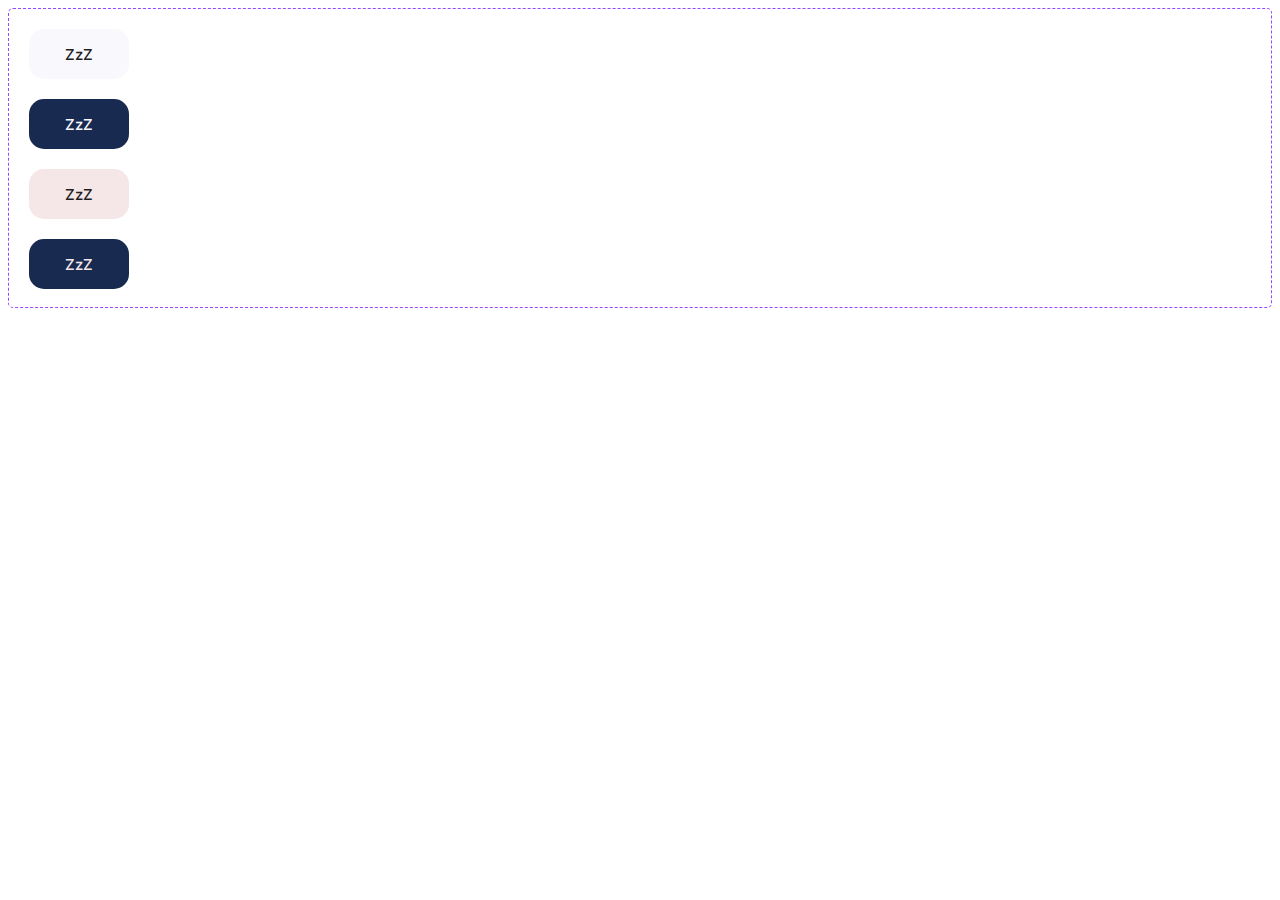
<file: components/button1.html>
<!DOCTYPE html>
<html>
<head>
  	<meta charset="utf-8">
  	<meta name="viewport" content="initial-scale=1, width=device-width">
  	
  	<link rel="stylesheet"  href="./button1.css" />
  	<link rel="stylesheet" href="https://fonts.googleapis.com/css2?family=Inter:wght@500&display=swap" />
  	
  	
  	
</head>
<body>
  	
  	<div class="button1">
    		<div class="property-1inactive">
      			<div class="text">ZzZ</div>
    		</div>
    		<div class="property-1active">
      			<div class="text">ZzZ</div>
    		</div>
    		<div class="property-1inactive2">
      			<div class="text">ZzZ</div>
    		</div>
    		<div class="property-1active2">
      			<div class="text">ZzZ</div>
    		</div>
  	</div>
  	
  	
  	
  	
</body>
</html>
</file>
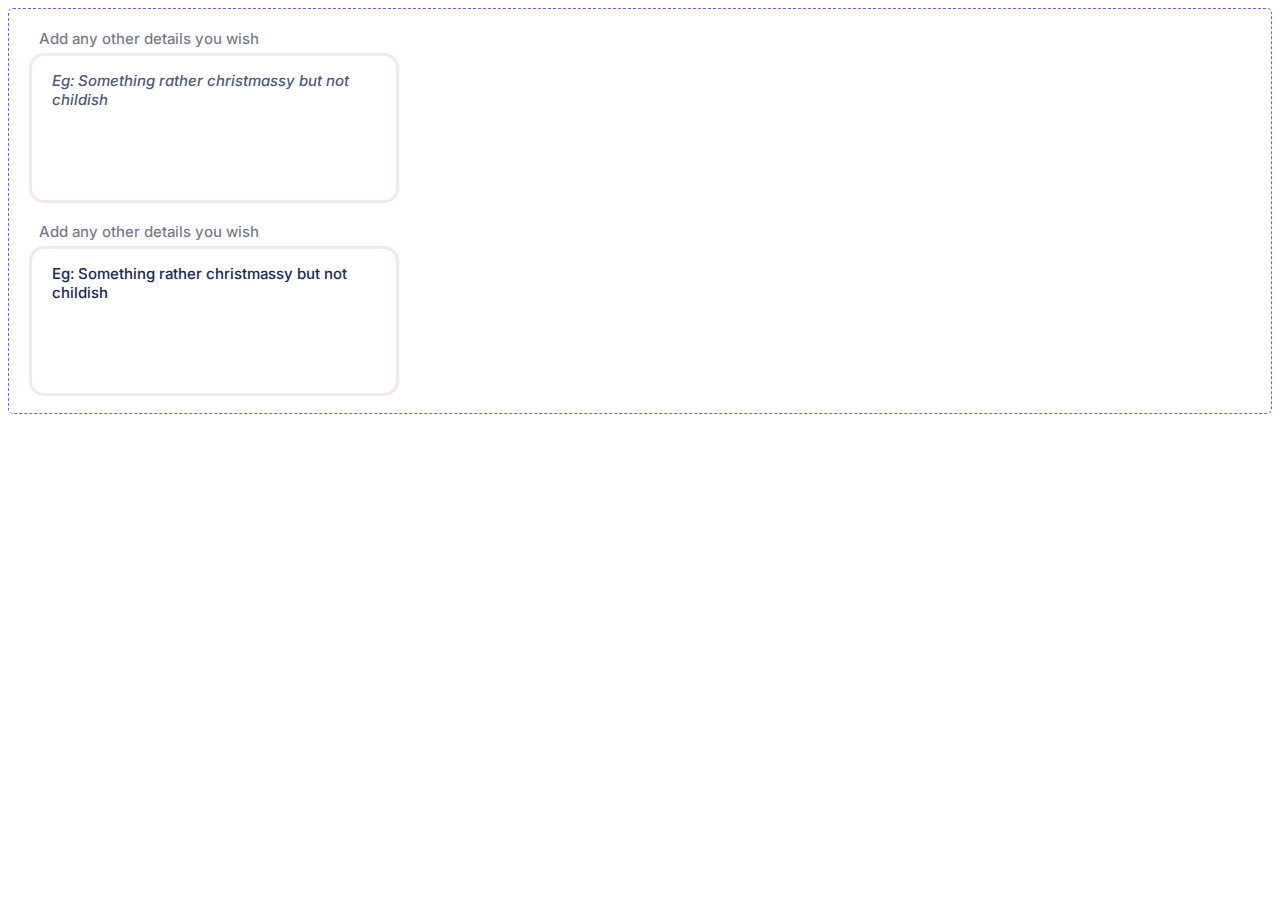
<file: components/openbox.html>
<!DOCTYPE html>
<html>
<head>
  	<meta charset="utf-8">
  	<meta name="viewport" content="initial-scale=1, width=device-width">
  	
  	<link rel="stylesheet"  href="./openbox.css" />
  	<link rel="stylesheet" href="https://fonts.googleapis.com/css2?family=Inter:ital,wght@0,500;1,500&display=swap" />
  	
  	
  	
</head>
<body>
  	
  	<div class="openbox">
    		<div class="property-1inactive">
      			<div class="add-any-other-details-you-wish-wrapper">
        				<div class="add-any-other">Add any other details you wish</div>
      			</div>
      			<div class="textbox">
        				<i class="add-any-other">Eg: Something rather christmassy but not childish</i>
      			</div>
    		</div>
    		<div class="property-1active">
      			<div class="add-any-other-details-you-wish-wrapper">
        				<div class="add-any-other">Add any other details you wish</div>
      			</div>
      			<div class="textbox1">
        				<div class="add-any-other">Eg: Something rather christmassy but not childish</div>
      			</div>
    		</div>
  	</div>
  	
  	
  	
  	
</body>
</html>
</file>
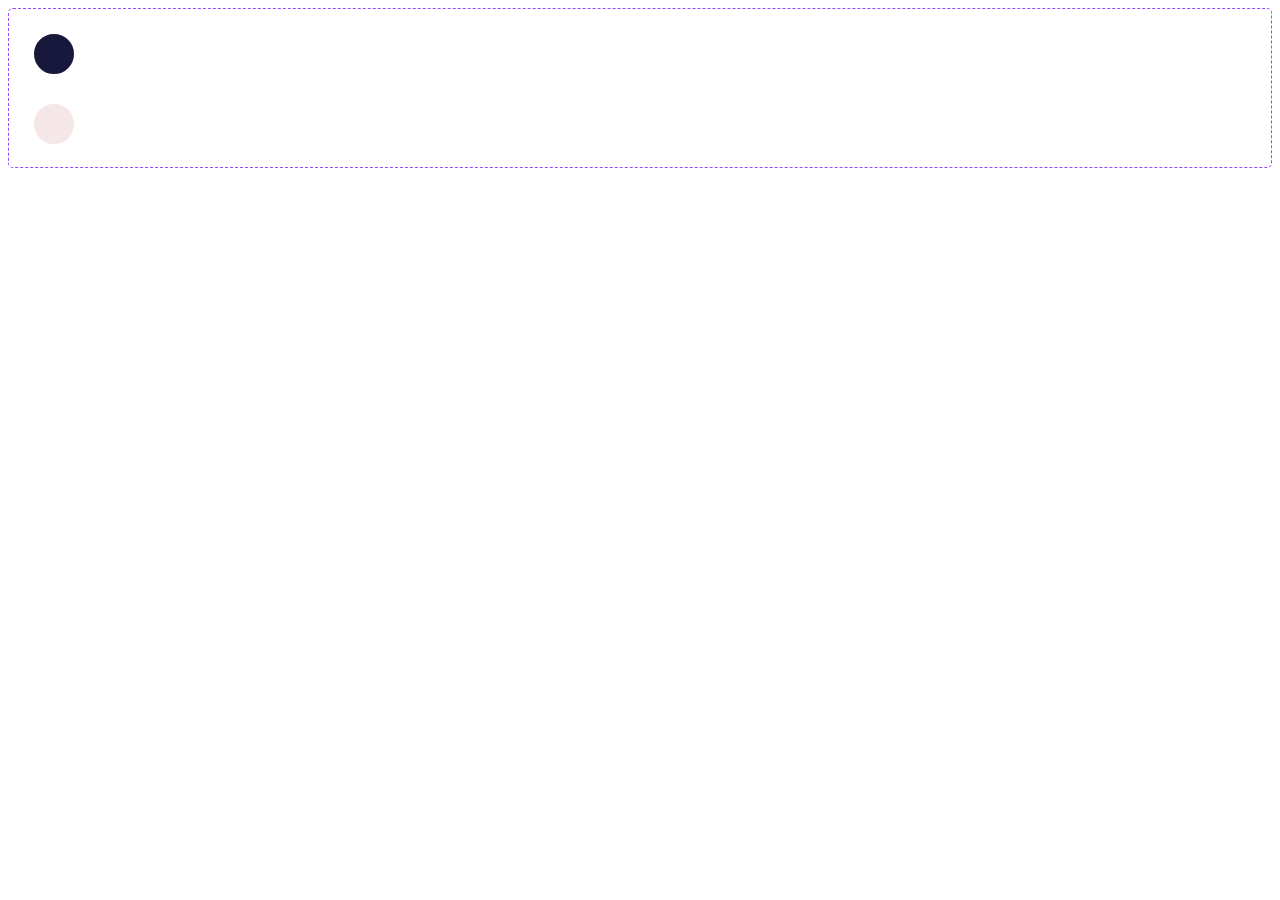
<file: components/radio.html>
<!DOCTYPE html>
<html>
<head>
  	<meta charset="utf-8">
  	<meta name="viewport" content="initial-scale=1, width=device-width">
  	
  	<link rel="stylesheet"  href="./radio.css" />
  	
  	
  	
  	
</head>
<body>
  	
  	<div class="radio">
    		<div class="property-1active">
    		</div>
    		<div class="property-1inactive">
    		</div>
  	</div>
  	
  	
  	
  	
</body>
</html>
</file>
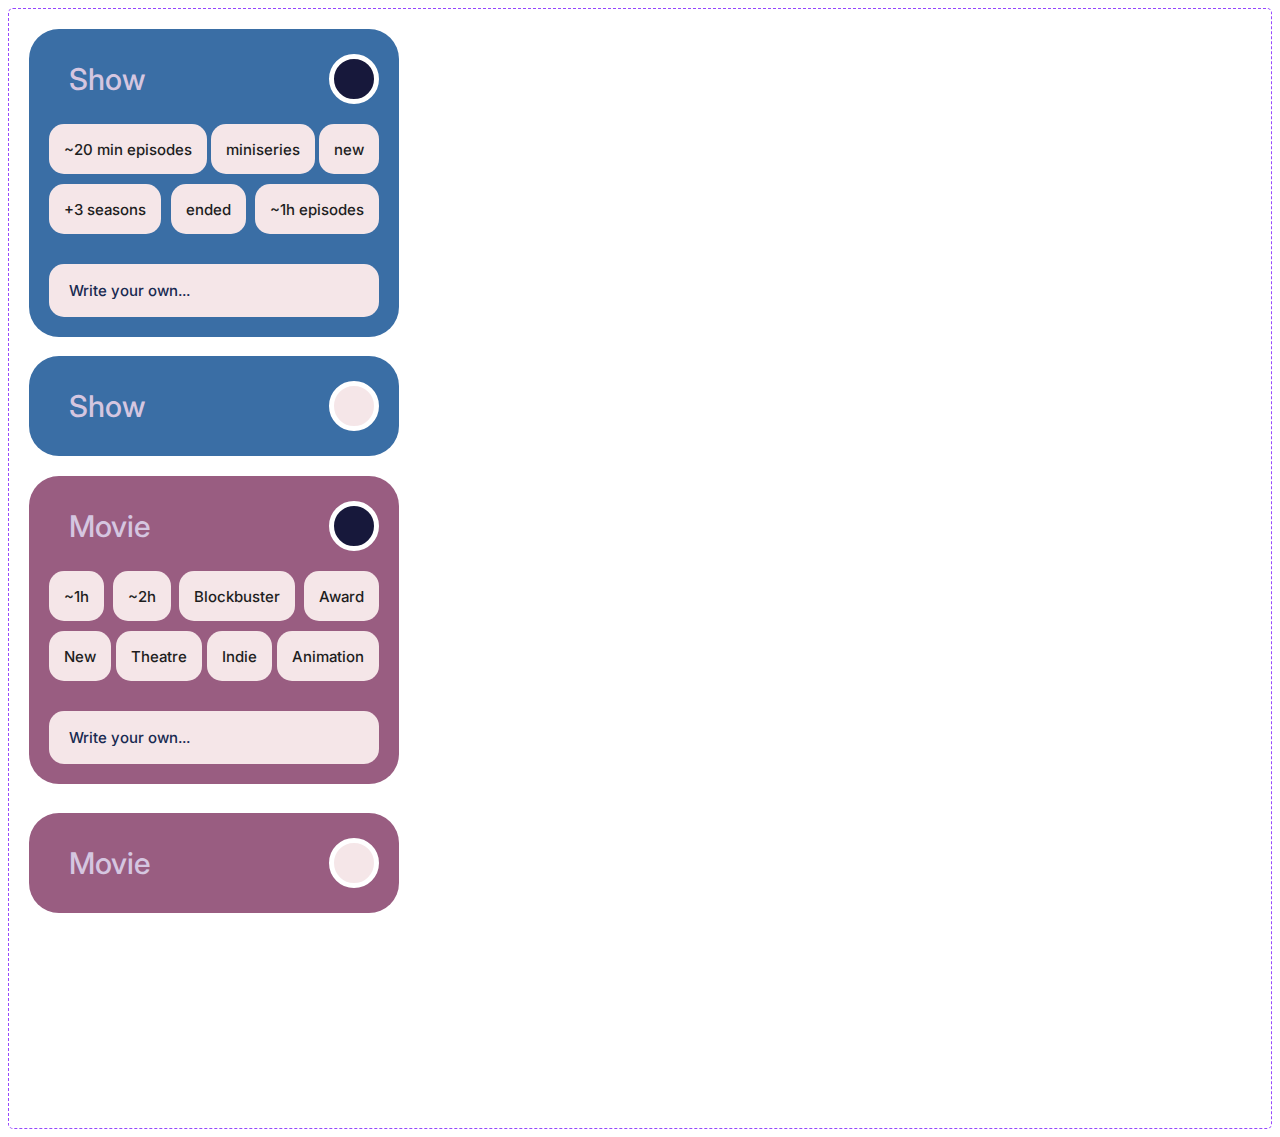
<file: components/radiocard.html>
<!DOCTYPE html>
<html>
<head>
  	<meta charset="utf-8">
  	<meta name="viewport" content="initial-scale=1, width=device-width">
  	
  	<link rel="stylesheet"  href="./radiocard.css" />
  	<link rel="stylesheet" href="https://fonts.googleapis.com/css2?family=Inter:wght@500&display=swap" />
  	
  	
  	
</head>
<body>
  	
  	<div class="radiocard">
    		<div class="property-1show-active">
      			<div class="question">
        				<div class="show-wrapper">
          					<div class="show">Show</div>
        				</div>
        				<div class="radio">
        				</div>
      			</div>
      			<div class="options">
        				<div class="labels">
          					<div class="tag-parent">
            						<div class="tag">
              							<div class="text">~20 min episodes</div>
            						</div>
            						<div class="tag">
              							<div class="text">miniseries</div>
            						</div>
            						<div class="tag">
              							<div class="text">new</div>
            						</div>
          					</div>
          					<div class="tag-parent">
            						<div class="tag">
              							<div class="text">+3 seasons</div>
            						</div>
            						<div class="tag">
              							<div class="text">ended</div>
            						</div>
            						<div class="tag">
              							<div class="text">~1h episodes</div>
            						</div>
          					</div>
        				</div>
        				<div class="textbox-card">
          					<div class="r11">
            						<div class="show">Write your own...</div>
          					</div>
        				</div>
      			</div>
    		</div>
    		<div class="property-1show-inactive">
      			<div class="question">
        				<div class="show-wrapper">
          					<div class="show">Show</div>
        				</div>
        				<div class="radio1">
        				</div>
      			</div>
      			<div class="options1">
        				<div class="labels">
          					<div class="tag-parent">
            						<div class="tag">
              							<div class="text">~20 min episodes</div>
            						</div>
            						<div class="tag">
              							<div class="text">miniseries</div>
            						</div>
            						<div class="tag">
              							<div class="text">new</div>
            						</div>
          					</div>
          					<div class="tag-parent">
            						<div class="tag">
              							<div class="text">+3 seasons</div>
            						</div>
            						<div class="tag">
              							<div class="text">ended</div>
            						</div>
            						<div class="tag">
              							<div class="text">~1h episodes</div>
            						</div>
          					</div>
        				</div>
        				<div class="textbox-card">
          					<div class="r11">
            						<div class="show">Write your own...</div>
          					</div>
        				</div>
      			</div>
    		</div>
    		<div class="property-1movie-active">
      			<div class="question">
        				<div class="show-wrapper">
          					<div class="show">Movie</div>
        				</div>
        				<div class="radio">
        				</div>
      			</div>
      			<div class="options">
        				<div class="labels">
          					<div class="tag-parent">
            						<div class="tag">
              							<div class="text">~1h</div>
            						</div>
            						<div class="tag">
              							<div class="text">~2h</div>
            						</div>
            						<div class="tag">
              							<div class="text">Blockbuster</div>
            						</div>
            						<div class="tag">
              							<div class="text">Award</div>
            						</div>
          					</div>
          					<div class="tag-parent">
            						<div class="tag">
              							<div class="text">New</div>
            						</div>
            						<div class="tag">
              							<div class="text">Theatre</div>
            						</div>
            						<div class="tag">
              							<div class="text">Indie</div>
            						</div>
            						<div class="tag">
              							<div class="text">Animation</div>
            						</div>
          					</div>
        				</div>
        				<div class="textbox-card">
          					<div class="r11">
            						<div class="show">Write your own...</div>
          					</div>
        				</div>
      			</div>
    		</div>
    		<div class="property-1movie-inactive">
      			<div class="question">
        				<div class="show-wrapper">
          					<div class="show">Movie</div>
        				</div>
        				<div class="radio1">
        				</div>
      			</div>
      			<div class="options1">
        				<div class="labels">
          					<div class="tag-parent">
            						<div class="tag">
              							<div class="text">~1h</div>
            						</div>
            						<div class="tag">
              							<div class="text">~2h</div>
            						</div>
            						<div class="tag">
              							<div class="text">Blockbuster</div>
            						</div>
            						<div class="tag">
              							<div class="text">Award</div>
            						</div>
          					</div>
          					<div class="tag-parent">
            						<div class="tag">
              							<div class="text">New</div>
            						</div>
            						<div class="tag">
              							<div class="text">Theatre</div>
            						</div>
            						<div class="tag">
              							<div class="text">Indie</div>
            						</div>
            						<div class="tag">
              							<div class="text">Animation</div>
            						</div>
          					</div>
        				</div>
        				<div class="textbox-card">
          					<div class="r11">
            						<div class="show">Write your own...</div>
          					</div>
        				</div>
      			</div>
    		</div>
  	</div>
  	
  	
  	
  	
</body>
</html>
</file>
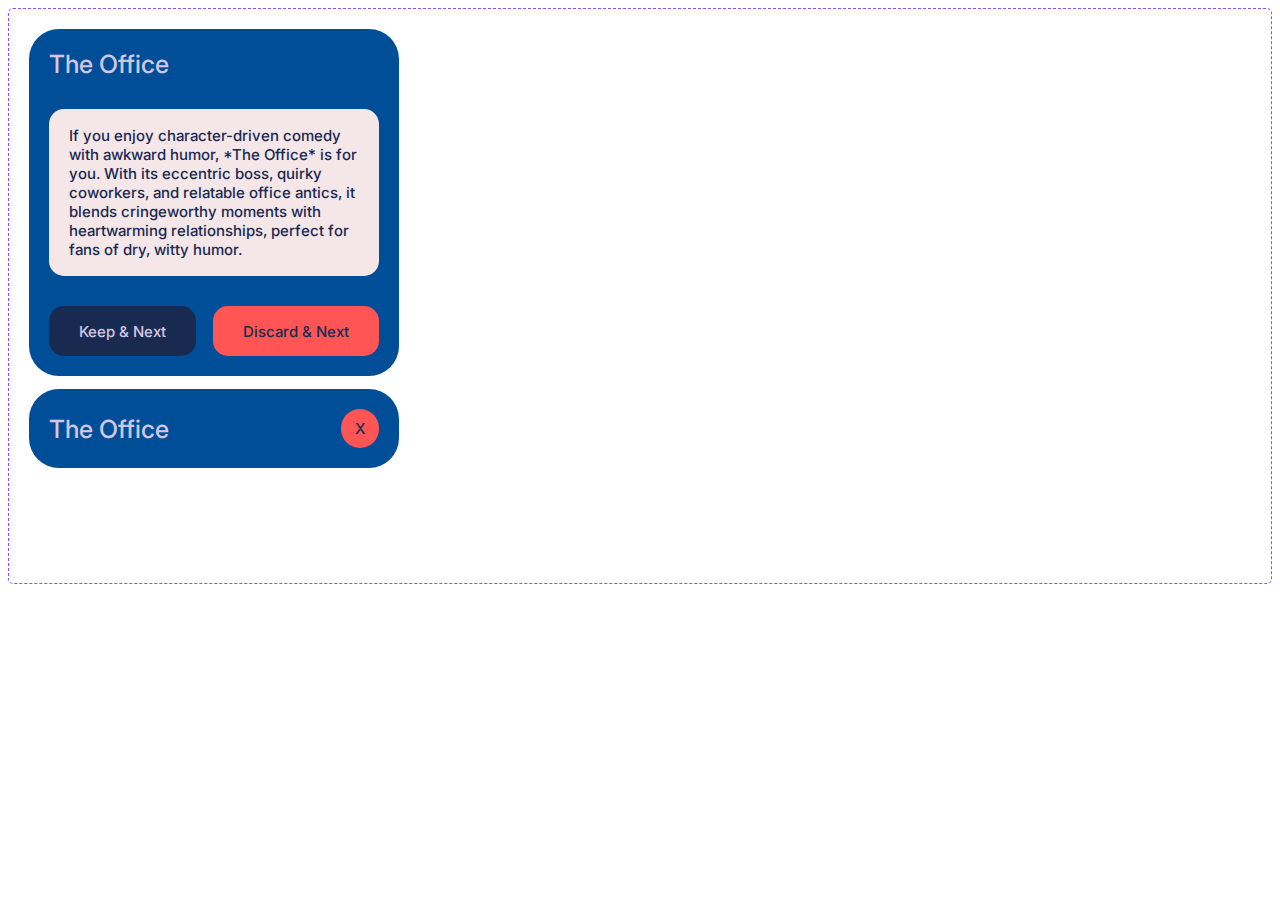
<file: components/resultcard.html>
<!DOCTYPE html>
<html>
<head>
  	<meta charset="utf-8">
  	<meta name="viewport" content="initial-scale=1, width=device-width">
  	
  	<link rel="stylesheet"  href="./resultcard.css" />
  	<link rel="stylesheet" href="https://fonts.googleapis.com/css2?family=Inter:wght@500&display=swap" />
  	
  	
  	
</head>
<body>
  	
  	<div class="resultcard">
    		<div class="property-1active">
      			<div class="titlelabel">
        				<div class="titletext">The Office</div>
      			</div>
      			<div class="content">
        				<div class="options">
          					<div class="textbox">
            						<div class="summary">
              							<div class="titletext">If you enjoy character-driven comedy with awkward humor, *The Office* is for you. With its eccentric boss, quirky coworkers, and relatable office antics, it blends cringeworthy moments with heartwarming relationships, perfect for fans of dry, witty humor.</div>
            						</div>
          					</div>
        				</div>
        				<div class="keepandnext-parent">
          					<div class="keepandnext">
            						<div class="keep-next">Keep & Next</div>
          					</div>
          					<div class="deleteandnext">
            						<div class="keep-next">Discard & Next</div>
          					</div>
        				</div>
      			</div>
    		</div>
    		<div class="property-1inactive">
      			<div class="titlelabel">
        				<div class="titletext">The Office</div>
        				<div class="delete">
          					<div class="keep-next">X</div>
        				</div>
      			</div>
      			<div class="content1">
        				<div class="options">
          					<div class="textbox">
            						<div class="summary">
              							<div class="titletext">If you enjoy character-driven comedy with awkward humor, *The Office* is for you. With its eccentric boss, quirky coworkers, and relatable office antics, it blends cringeworthy moments with heartwarming relationships, perfect for fans of dry, witty humor.</div>
            						</div>
          					</div>
        				</div>
        				<div class="next-parent">
          					<div class="keepandnext">
            						<div class="keep-next">Keep & Next</div>
          					</div>
          					<div class="deleteandnext">
            						<div class="keep-next">Discard & Next</div>
          					</div>
        				</div>
      			</div>
    		</div>
    		<div class="property-1deleted">
      			<div class="titlelabel">
        				<div class="titletext">The Office</div>
        				<div class="delete">
          					<div class="keep-next">X</div>
        				</div>
      			</div>
      			<div class="content1">
        				<div class="options">
          					<div class="textbox">
            						<div class="summary">
              							<div class="titletext">If you enjoy character-driven comedy with awkward humor, *The Office* is for you. With its eccentric boss, quirky coworkers, and relatable office antics, it blends cringeworthy moments with heartwarming relationships, perfect for fans of dry, witty humor.</div>
            						</div>
          					</div>
        				</div>
        				<div class="next-parent">
          					<div class="keepandnext">
            						<div class="keep-next">Keep & Next</div>
          					</div>
          					<div class="deleteandnext">
            						<div class="keep-next">Discard & Next</div>
          					</div>
        				</div>
      			</div>
    		</div>
  	</div>
  	
  	
  	
  	
</body>
</html>
</file>
<file: index.css>
.feel {
    background: linear-gradient(180deg, #386bf6, #007cf0);
    -webkit-background-clip: text;
    -webkit-text-fill-color: transparent;
}
.header-fastmodetext-txt {
    width: 100%;
}
.header-fastmodetext {
    width: 380px;
    position: relative;
    line-height: 110%;
    display: flex;
    align-items: flex-end;
    height: 92px;
    flex-shrink: 0;
}
.header-fastmode {
    display: flex;
    flex-direction: row;
    align-items: center;
    justify-content: center;
}

.blurheader-fastmode {
    width: 100%;
    position: fixed; /* Change this from absolute to fixed */
    margin: 0 !important;
    top: 0; /* Ensure it stays at the top */
    z-index: 1000; /* Optional: Ensure it stays above other elements */
    background: linear-gradient(180deg, #fff 10%, rgba(255, 255, 255, 0.75) 32.5%, rgba(255, 255, 255, 0.63) 43.75%, rgba(255, 255, 255, 0.5) 55%, rgba(255, 255, 255, 0));
    height: 20px;
}

.formattagtext ,.imready{
    position: relative;
    font-weight: 500;
}
.iwanttagtext {
    position: relative;
    font-weight: 500;
}
.formattag {
    width: 109px;
    position: relative;
    border-radius: 100px;
    background-color: #fff;
    border: 2px solid #1c1c1d;
    box-sizing: border-box;
    height: 50px;
    display: flex;
    flex-direction: column;
    align-items: center;
    justify-content: center;
    text-align: center;
    font-size: 16px;
    color: #1c1c1d;
    font-family: Poppins;
    }    
.formatoptions {
    width: 380px;
    border-radius: 12px;
    overflow-x: auto;
    display: flex;
    flex-direction: row;
    align-items: flex-start;
    justify-content: flex-start;
    gap: 15px;
}
.iwantitle {
    align-self: stretch;
    display: flex;
    flex-direction: row;
    align-items: flex-start;
    justify-content: flex-start;
    padding: 0px 10px 10px 0px;
    z-index: 0;
}
.platformtitle {
    align-self: stretch;
    display: flex;
    flex-direction: row;
    align-items: flex-start;
    justify-content: flex-start;
    padding: 0px 10px 10px 0px;
    z-index: 0;
}
.iwanttag {
    border-radius: 42px;
    background-color: #fff;
    display: flex;
    flex-direction: row;
    align-items: center;
    justify-content: center;
    padding: 11px 24px;
    color: #111;
}
.iwanttag1 {
    border-radius: 42px;
    background-color: #fff;
    display: flex;
    flex-direction: row;
    align-items: center;
    justify-content: center;
    padding: 11px 24px;
}
.iwanttag2 {
    border-radius: 100px;
    background-color: #fff;
    display: flex;
    flex-direction: row;
    align-items: center;
    justify-content: center;
    padding: 11px 24px;
}
.iwantoptionsrow1 {
    overflow-x: auto;
    display: flex;
    flex-direction: row;
    align-items: flex-start;
    justify-content: flex-start;
    padding: 0px 12px 0px 0px;
    gap: 16px;
}
.iwantoptions {
    width: 380px;
    border-radius: 12px;
    background-color: #f0f0f0;
    overflow-x: auto;
    display: flex;
    flex-direction: column;
    align-items: flex-start;
    justify-content: flex-start;
    padding: 12px 16px;
    box-sizing: border-box;
    gap: 8px;
}
.iwantcontent {
    align-self: stretch;
    display: flex;
    flex-direction: column;
    align-items: center;
    justify-content: flex-start;
    z-index: 1;
    text-align: center;
    font-size: 15px;
}
.iwantshadowsliderleft {
    width: 25px;
    position: absolute;
    margin: 0 !important;
    top: calc(50% - 34px);
    left: 0px;
    background: linear-gradient(270deg, rgba(240, 240, 240, 0), rgba(240, 240, 240, 0.5) 45%, rgba(240, 240, 240, 0.63) 56.25%, rgba(240, 240, 240, 0.75) 67.5%, #f0f0f0 90%);
    height: 102px;
    z-index: 2;
}
.iwantshadowsliderright {
    width: 25px;
    position: absolute;
    margin: 0 !important;
    top: calc(50% - 34px);
    right: 0px;
    background: linear-gradient(270deg, #f0f0f0 10%, rgba(240, 240, 240, 0.75) 32.5%, rgba(240, 240, 240, 0.63) 43.75%, rgba(240, 240, 240, 0.5) 55%, rgba(240, 240, 240, 0));
    height: 102px;
    z-index: 3;
}
.iwantfull {
    width: 380px;
    display: flex;
    flex-direction: column;
    align-items: center;
    justify-content: flex-start;
    position: relative;
}
.excludingcontent {
    align-self: stretch;
    display: flex;
    flex-direction: column;
    align-items: center;
    justify-content: flex-start;
    z-index: 1;
    text-align: center;
    font-size: 15px;
}
.excludingfull {
    width: 380px;
    display: flex;
    flex-direction: column;
    align-items: center;
    justify-content: flex-start;
    position: relative;
}
.excludingtitle {
    align-self: stretch;
    display: flex;
    flex-direction: row;
    align-items: flex-start;
    justify-content: flex-start;
    padding: 0px 10px 10px 0px;
    z-index: 0;
}
.excludingshadowsliderleft {
    width: 25px;
    position: absolute;
    margin: 0 !important;
    top: calc(50% - 34px);
    right: 0px;
    background: linear-gradient(270deg, #f0f0f0 10%, rgba(240, 240, 240, 0.75) 32.5%, rgba(240, 240, 240, 0.63) 43.75%, rgba(240, 240, 240, 0.5) 55%, rgba(240, 240, 240, 0));
    height: 102px;
    z-index: 2;
}
.iwantshadowsliderleft1 {
    width: 25px;
    position: absolute;
    margin: 0 !important;
    top: calc(50% - 34px);
    left: 0px;
    background: linear-gradient(270deg, rgba(240, 240, 240, 0), rgba(240, 240, 240, 0.5) 45%, rgba(240, 240, 240, 0.63) 56.25%, rgba(240, 240, 240, 0.75) 67.5%, #f0f0f0 90%);
    height: 102px;
    z-index: 3;
}
.touch {
    background: linear-gradient(270deg, #5822b4, #386bf6);
    -webkit-background-clip: text;
    -webkit-text-fill-color: transparent;
}
.your-personal-touch1 {
    line-height: 116%;
}
.your-personal-touch {
    margin: 0;
}
.more-details-mean {
    margin: 0;
    font-size: 16px;
    font-weight: 500;
    color: rgba(30, 30, 30, 0.8);
}
.detailboxtitletext {
    align-self: stretch;
    position: relative;
}
.detailboxtitle {
    align-self: stretch;
    display: flex;
    flex-direction: column;
    align-items: center;
    justify-content: center;
}
.detailboxiconframe {
    align-self: stretch;
    width: 24px;
    position: relative;
    max-height: 100%;
}
.detailboxicon {
    height: 24px;
    overflow: hidden;
    display: flex;
    flex-direction: row;
    align-items: center;
    justify-content: center;
}
.detailboxseparator-icon {
    width: 1px;
    position: relative;
    max-width: 100%;
    overflow: hidden;
    height: 27px;
}
.detailboxrightpart {
    align-self: stretch;
    display: flex;
    flex-direction: row;
    align-items: center;
    justify-content: flex-start;
    gap: 5px;
}
.detailboxtext {
    width: 100%;
    min-height: 16px;
    max-height: 150px; /* You can increase this if needed */
    border: none;
    padding: 0px;
    line-height: 150%;
    resize: none; /* Prevent manual resizing */
    font-family: 'Poppins', sans-serif;
    font-size: 16px;
    overflow-y: auto; /* Let it scroll vertically once the max height is reached */
    color: transparent; /* Set text color to transparent */
    background: linear-gradient(270deg, #5822b4, #386bf6);
    -webkit-background-clip: text; /* Clip the background to the text */
    background-clip: text; /* Ensure compatibility with other browsers */
    box-sizing: border-box; /* Ensure padding is included in width/height */
    height: 20px; /* Automatically expand with content */
}

.detailboxtext:focus {
    outline: none;
}

.detailboxtext::placeholder {
    color: #989898;
    font-style: italic;
    font-size: 14px;
}
.detailboxtextcontainer {
    display: flex;
    flex-direction: column; /* Ensure vertical stacking */
    flex-grow: 1; /* Allow the container to grow */
    align-items: stretch; /* Ensure the textarea fills the container */
    padding: 0px 0px 0px 8px;
}
    .detailboxframe {
    width: 380px;
    border-radius: 9px;
    background-color: #fff;
    border: 2px solid #f0f0f0;
    box-sizing: border-box;
    display: flex;
    flex-direction: row;
    align-items: center;
    justify-content: flex-start;
    padding: 14px 13px;
    gap: 5px;
    font-size: 14px;
    }
    .detailbox {
    position: relative;
    width: 100%;
    display: flex;
    flex-direction: column;
    align-items: center;
    justify-content: flex-start;
    gap: 15px;
    text-align: left;
    font-size: 30px;
    color: #1e1e1e;
    font-family: Poppins;
    }


.netflix-logo-icon-1 {
    width: 18px;
    position: relative;
    height: 30px;
    overflow: hidden;
    flex-shrink: 0;
}
.platformoptiontag {
    width: auto;
    border-radius: 100px;
    background-color: #fff;
    height: 45px;
    flex-shrink: 0;
    display: flex;
    flex-direction: row;
    align-items: center;
    justify-content: center;
    padding: 11px 24px;
    box-sizing: border-box;
    mix-blend-mode: normal;
}


.amazon-prime-video-1-1-icon {
    width: 81.3px;
    position: relative;
    height: 25px;
    overflow: hidden;
    flex-shrink: 0;
}

.vector-icon {
    position: absolute;
    height: 92%;
    width: 51.54%;
    top: 8.13%;
    right: -0.16%;
    bottom: -0.13%;
    left: 48.62%;
    max-width: 100%;
    overflow: hidden;
    max-height: 100%;
}
.group-icon {
    position: absolute;
    height: 100%;
    width: 38.72%;
    top: 0%;
    right: 61.28%;
    bottom: 0%;
    left: 0%;
    max-width: 100%;
    overflow: hidden;
    max-height: 100%;
}
.apple-tv-1 {
    width: 42.1px;
    position: relative;
    height: 20px;
    overflow: hidden;
    flex-shrink: 0;
}
.hbo-max-logo-1-1-icon {
    width: 73px;
    position: relative;
    height: 14px;
    overflow: hidden;
    flex-shrink: 0;
}
.disney-1-1-icon {
    width: 62.6px;
    position: relative;
    height: 34px;
    overflow: hidden;
    flex-shrink: 0;
}
.hulu-1-icon {
    width: 50px;
    position: relative;
    height: 16.5px;
    overflow: hidden;
    flex-shrink: 0;
}
.crunchyroll-1-1-icon {
    width: 70px;
    position: relative;
    height: 13px;
    overflow: hidden;
    flex-shrink: 0;
}
.platformoptionsrow1 {
    overflow-x: auto;
    display: flex;
    flex-direction: row;
    align-items: center;
    justify-content: flex-start;
    padding: 0px 16px;
    gap: 16px;
}
.platformoptions {
    align-self: stretch;
    border-radius: 12px;
    background-color: #f0f0f0;
    overflow-x: auto;
    display: flex;
    flex-direction: column;
    align-items: flex-start;
    justify-content: flex-start;
    padding: 12px 0px;
}
.platformcontent {
    align-self: stretch;
    overflow-x: auto;
    display: flex;
    flex-direction: column;
    align-items: center;
    justify-content: flex-start;
    z-index: 1;
}
.platformshadowsliderleft {
    width: 17px;
    position: absolute;
    margin: 0 !important;
    top: calc(50% - 5px);
    left: 0px;
    background: linear-gradient(270deg, rgba(240, 240, 240, 0), rgba(240, 240, 240, 0.5) 45%, rgba(240, 240, 240, 0.63) 56.25%, rgba(240, 240, 240, 0.75) 67.5%, #f0f0f0 90%);
    height: 45px;
    z-index: 2;
}
.platformshadowsliderright {
    width: 17px;
    position: absolute;
    margin: 0 !important;
    top: calc(50% - 6px);
    right: 0px;
    background: linear-gradient(270deg, #f0f0f0 10%, rgba(240, 240, 240, 0.75) 32.5%, rgba(240, 240, 240, 0.63) 43.75%, rgba(240, 240, 240, 0.5) 55%, rgba(240, 240, 240, 0));
    height: 45px;
    z-index: 3;
}
.platform {
    width: 380px;
    height: 103px;
    display: flex;
    flex-direction: column;
    align-items: center;
    justify-content: flex-start;
    position: relative;
}
.fastmainbody {
    display: flex;
    flex-direction: column;
    align-items: center;
    justify-content: flex-start;
    gap: 20px;
    text-align: left;
    color: #1e1e1e;
}
.body-fastmode {
    display: flex;
    flex-direction: column;
    align-items: center;
    justify-content: flex-start;
    gap: 20px;
    text-align: center;
    font-size: 16px;
    color: #fff;
}
.fastmode {
    background-color: #fff;
    display: flex;
    flex-direction: column;
    align-items: center;
    justify-content: flex-end;
    padding: 50px 30px 25px;
    gap: 20px;
    z-index: 0;
}
.generatebutton-fastmode {
    width: 250px;
    border-radius: 11px;
    background: linear-gradient(270deg, #5822b4, #386bf6);
    display: flex;
    flex-direction: row;
    align-items: center;
    justify-content: center;
    padding: 14px 20px;
    box-sizing: border-box;
}
.bottom-fastmode {
    display: flex;
    flex-direction: column;
    align-items: center;
    justify-content: center;
    padding: 0px 30px 30px;
    z-index: 1;
    text-align: center;
    font-size: 20px;
    color: #fff;
}
.header-fastmode1 {
    width: 440px;
    margin: 0 !important;
    position: absolute;
    top: 0px;
    left: calc(50% - 220px);
    background: linear-gradient(180deg, #fff 10%, rgba(255, 255, 255, 0.75) 32.5%, rgba(255, 255, 255, 0.63) 43.75%, rgba(255, 255, 255, 0.5) 55%, rgba(255, 255, 255, 0));
    height: 50px;
    flex-shrink: 0;
    z-index: 2;
}
.fastmodepage {
    width: 100%;
    position: relative;
    background-color: #fff;
    height: 956px;
    overflow-y: auto;
    display: flex;
    flex-direction: column;
    align-items: center;
    justify-content: flex-end;
    text-align: left;
    font-size: 40px;
    color: #1e1e1e;
    font-family: Poppins;
}

.excludingtagtext {
    position: relative;
    font-weight: 500;
    display: flex;
    white-space: nowrap; /* Prevent text from wrapping */

}
.excludingtag {
    border-radius: 42px;
    background-color: #fff;
    display: inline-flex;
    flex-direction: row;
    align-items: center;
    justify-content: center;
    padding: 11px 24px;
    color: #111;
    white-space: nowrap; /* Prevent text from wrapping */
}

.excludingtag1 {
    border-radius: 42px;
    background-color: #fff;
    display: flex;
    flex-direction: row;
    align-items: center;
    justify-content: center;
    padding: 11px 24px;
}
.excludingoptionsrow1 {
    overflow-x: auto;
    display: flex;
    flex-direction: row;
    align-items: flex-start;
    justify-content: flex-start;
    padding: 0px 12px 0px 0px;
    gap: 16px;
}
.excludingtag5 {
    border-radius: 100px;
    background-color: #fff;
    display: flex;
    flex-direction: row;
    align-items: center;
    justify-content: center;
    padding: 11px 24px;
}
.excludingoptions {
    width: 100%;
    position: relative;
    border-radius: 12px;
    background-color: #f0f0f0;
    overflow-x: auto;
    display: flex;
    flex-direction: column;
    align-items: flex-start;
    justify-content: flex-start;
    padding: 12px 16px;
    box-sizing: border-box;
    gap: 8px;
    text-align: center;
    font-size: 15px;
    color: #1e1e1e;
    font-family: Poppins;
}

/* Clicked styles */
.iwanttagclicked, .excludingtagclicked {
    position: relative;
    border-radius: 42px;
    background-color: #fff;
    /* Remove border */
    /* border: 2px solid #5822b4; */
    box-sizing: border-box;
    width: 100%;
    display: flex;
    flex-direction: row;
    align-items: center;
    justify-content: center;
    padding: 11px 24px;
    text-align: center;
    font-size: 15px;
    font-family: Poppins;
    
    /* Add box-shadow to simulate inside stroke */
    box-shadow: inset 0 0 0 2px #5822b4;
}


/* Text style changes when clicked */
.iwanttagclickedtext {
    font-weight: 500;
    background: linear-gradient(270deg, #5822b4, #386bf6);
    -webkit-background-clip: text;
    -webkit-text-fill-color: transparent;
}

.excludingtagclickedtext {
    position: relative; /* Make sure the pseudo-element is positioned correctly */
    font-weight: 500;
    background: linear-gradient(270deg, #5822b4, #386bf6);
    -webkit-background-clip: text;
    -webkit-text-fill-color: transparent;
}

.excludingtagclickedtext::after {
    content: '';
    position: absolute;
    left: 0;
    right: 0;
    top: 50%; /* Position the line in the middle of the text */
    height: 1px; /* Thickness of the strikethrough */
    background-color: #5822b4; /* Color of the strikethrough */
}
.formattagtextclicked {
    width: 148px;
    flex: 1;
    position: relative;
    font-weight: 500;
    display: flex;
    align-items: center;
    justify-content: center;
    }
 .formattagclicked {
    width: 109px;
    position: relative;
    border-radius: 100px;
    border: 2px solid linear-gradient(180deg, #386bf6, #007cf0);
    border-color: linear-gradient(180deg, #386bf6, #007cf0);
    background: linear-gradient(180deg, #386bf6, #007cf0);
    height: 50px;
    display: flex;
    flex-direction: column;
    align-items: center;
    justify-content: center;
    text-align: center;
    font-size: 16px;
    color: #fff;
    font-family: Poppins;
}
/* Simulate inside stroke using box-shadow */
.platformoptiontagclicked {
    width: auto;
    position: relative;
    border-radius: 100px;
    background-color: #fff;
    box-sizing: border-box;
    height: 45px;
    display: flex;
    flex-direction: row;
    align-items: center;
    justify-content: center;
    padding: 11px 24px;
    mix-blend-mode: normal !important;
    /* Inside stroke effect */
    box-shadow: inset 0 0 0 3px #5822b4;
}


body, html {
    overflow-x: hidden; /* Disable horizontal scrolling */
    max-width: 768px; /* Set maximum width */
    margin: 0 auto; /* Center the page horizontally */
        flex-direction: column; /* Arrange content in a column */
    justify-content: flex-end; /* Align content to the bottom (flex-end) */
    min-height: 100vh; /* Ensure the body takes up at least the full height of the viewport */
}

.platformtitletext {
    position: relative;
    font-weight: 500;
}
.platformtitletextcont {
    display: flex;
    flex-direction: row;
    align-items: center;
    justify-content: center;
}
.location-icon {
    width: 18px;
    position: relative;
    height: 18px;
    overflow: hidden;
    flex-shrink: 0;
}
.datacountry {
    position: relative;
    text-decoration: underline;
    font-weight: 500;
}
.datacountry:focus {
    outline: none; /* Remove the default outline when focused */
    border-color: #5822b4; /* Change border color when editable */
}
.location {
    display: flex;
    flex-direction: row;
    align-items: center;
    justify-content: flex-start;
    gap: 4px;
    font-size: 14px;
    color: #1c1c1d;
}
.platformtitle {
    width: 100%;
    position: relative;
    display: flex;
    flex-direction: row;
    align-items: center;
    justify-content: space-between;
    padding: 0px 10px 10px 0px;
    box-sizing: border-box;
    text-align: left;
    font-size: 16px;
    color: #1e1e1e;
    font-family: Poppins;
}










.aicon-04 {
    width: 24px;
    position: relative;
    height: 24px;
}
.header-results-fastmodetext {
    width: 342px;
    height: 102px;
    position: relative;
    line-height: 107%;
    display: flex;
    background: linear-gradient(270deg, #5822b4, #386bf6);
    -webkit-background-clip: text;
    -webkit-text-fill-color: transparent;
    align-items: flex-end;
    flex-shrink: 0;
}
.header-results-fastmode {
    display: flex;
    flex-direction: row;
    align-items: flex-start;
    justify-content: flex-start;
    gap: 4px;
}
.tv-show-label , .rec1_cardformattext .rec2_cardformattext, .rec3_cardformattext {
    position: relative;
    line-height: 17px;
    overflow: hidden;
    text-overflow: ellipsis;
    white-space: nowrap;
}

.type-and-main-title {
    width: 161.5px;
    display: flex;
    flex-direction: column;
    align-items: flex-start;
    justify-content: flex-start;
}
.seasons , .rec1_cardepisodestext , .rec2_cardepisodestext, .rec3_cardepisodestext, .rec1_cardseasonstext, .rec2_cardseasonstext, .rec3_cardseasonstext {
    position: relative;
    line-height: 17px;
    font-weight: 500;
    overflow: hidden;
    text-overflow: ellipsis;
    white-space: nowrap;
}
.seasons-and-episodes {
    align-self: stretch;
    display: flex;
    flex-direction: row;
    align-items: center;
    justify-content: flex-end;
    gap: 4px;
}
.duration {
    align-self: stretch;
    display: flex;
    flex-direction: row;
    align-items: center;
    justify-content: flex-end;
}
.main-info-container {
    align-self: stretch;
    display: flex;
    flex-direction: row;
    align-items: center;
    justify-content: space-between;
}
.divider1 {
    align-self: stretch;
    position: relative;
    border-top: 1px solid #f0f0f0;
    box-sizing: border-box;
    height: 1px;
}
.card-header {
    align-self: stretch;
    display: flex;
    flex-direction: column;
    align-items: flex-start;
    justify-content: flex-start;
    gap: 16px;
    font-size: 10px;
}
.because-you-had-container .rec1_carddescriptiontext, .rec2_carddescriptiontext, .rec3_carddescriptiontext{
    width: 333px;
    position: relative;
    line-height: 22px;
    display: flex;
    align-items: center;
    flex-shrink: 0;
}
.description {
    align-self: stretch;
    display: flex;
    flex-direction: row;
    align-items: center;
    justify-content: center;
}
.platformtext-txt , .rec1_platformtext, .rec2_platformtext, .rec3_platformtext{
    width: 100%;
}
.platformtext {
    width: 332px;
    position: relative;
    line-height: 22px;
    display: flex;
    align-items: center;
    flex-shrink: 0;
}
.resultplatform {
    display: flex;
    flex-direction: row;
    align-items: center;
    justify-content: center;
}
.descriptiontagtext, .trailerlink1 ,.trailerlink2,.trailerlink3, .rec1_tagtext, .rec1_tagtext2, .rec1_tagtext3, .rec1_tagtext, .rec1_tagtext2, .rec1_tagtext3,
.rec2_tagtext, .rec2_tagtext2, .rec2_tagtext3, .rec3_tagtext, .rec3_tagtext2, .rec3_tagtext3 {
    position: relative;
    font-weight: 500;
}
.descriptiontag {
    border-radius: 62px;
    border: 1px solid #797979;
    display: flex;
    flex-direction: row;
    align-items: center;
    justify-content: center;
    padding: 6px 9px;
}
.tags {
    overflow-x: auto;
    display: flex;
    flex-direction: row;
    align-items: flex-start;
    justify-content: flex-start;
    padding: 0px 7.5px 0px 0px;
    gap: 4px;
    text-align: center;
    font-size: 11px;
    color: #797979;
}
.mood-platform-container {
    display: flex;
    flex-direction: column;
    align-items: flex-start;
    justify-content: flex-start;
    gap: 8px;
}
.cta-youtube {
    width: 167px;
    border-radius: 7px;
    background-color: #1c1c1d;
    height: 48px;
    display: flex;
    flex-direction: row;
    align-items: center;
    justify-content: center;
    padding: 12px 18px;
    box-sizing: border-box;
}
.navigation-close {
    width: 24px;
    position: relative;
    height: 24px;
    object-fit: cover;
}
.navigation-close-parent {
    display: flex;
    flex-direction: row;
    align-items: center;
    justify-content: flex-end;
    gap: 4px;
}
.cta-skip {
    height: 48px;
    border-radius: 7px;
    background-color: #fff;
    border: 2px solid #1c1c1d;
    display: flex;
    flex-direction: row;
    align-items: center;
    justify-content: center;
    padding: 12px 18px;
    color: #1c1c1d;
    box-sizing: border-box;
}
.ctas {
    align-self: stretch;
    display: flex;
    flex-direction: row;
    align-items: flex-end;
    justify-content: flex-start;
    gap: 13px;
    text-align: center;
    color: #fff;
}
.resultcard-bottom {
    align-self: stretch;
    display: flex;
    flex-direction: column;
    align-items: flex-start;
    justify-content: flex-start;
    gap: 24px;
}
.result-card {
    width: 380px;
    border-radius: 11px;
    background-color: #fff;
    display: flex;
    flex-direction: column;
    align-items: flex-start;
    justify-content: flex-start;
    padding: 24px;
    box-sizing: border-box;
    gap: 16px;
}
.durationtext1 , .rec1_carddurationtext, .rec2_carddurationtext, .rec3_carddurationtext{
    position: relative;
    line-height: 17px;
    font-weight: 500;
    white-space: nowrap;
    overflow: hidden;
    text-overflow: ellipsis;
}
.results-fastmainbody {
    display: flex;
    flex-direction: column;
    align-items: center;
    justify-content: flex-start;
    gap: 24px;
}
.body-results-fastmode {
    display: flex;
    flex-direction: column;
    align-items: center;
    justify-content: flex-start;
    font-size: 14px;
}
.results-fastmode {
    background-color: #f0f0f0;
    display: flex;
    flex-direction: column;
    align-items: flex-start;
    justify-content: flex-start;
    padding: 76px 30px 25px;
    gap: 32px;
}
.header-fastmode {
    width: 308px;
    height: 92px;
    flex-shrink: 0;
}
.results {
    display: none; /* Hidden by default */
    width: 100%;
    position: relative;
    background-color: #f0f0f0;
    height: 100%;
    overflow-y: auto;
    /* Flexbox properties */
    flex-direction: column;
    align-items: center;
    justify-content: flex-start;
    text-align: left;
    font-size: 30px;
    color: #1c1c1d;
    font-family: Poppins;
}


.results.visible {
    display: flex; /* or block */
    display: none;
    width: 100%;
    position: relative;
    background-color: #f0f0f0;
    height: 1602px;
    overflow-y: auto;
    display: flex;
    flex-direction: column;
    align-items: center;
    justify-content: flex-start;
    text-align: left;
    font-size: 30px;
    color: #1c1c1d;
    font-family: Poppins;
}



.title, .rec1_cardcontenttitletext, .rec2_cardcontenttitletext, .rec3_cardcontenttitletext {
    align-self: stretch;
    position: relative;
    font-size: 20px;
    line-height: 116%;
    color: #1e1e1e;
}
.spinner {
    border: 4px solid #f3f3f3;
    border-top: 4px solid #3498db;
    border-radius: 50%;
    width: 15px;
    height: 15px;
    animation: spin 2s linear infinite;
}

@keyframes spin {
    0% { transform: rotate(0deg); }
    100% { transform: rotate(360deg); }
}

.edit-your-searchtitle {
  	width: 380px;
  	position: relative;
  	line-height: 114%;
  	font-weight: 600;
  	display: flex;
  	align-items: flex-end;
  	height: 46px;
  	flex-shrink: 0;
}
.edit-your-searchdescription {
  	width: 380px;
  	position: relative;
  	font-size: 14px;
  	line-height: 131%;
  	display: inline-block;
}
.container {
  	display: flex;
  	flex-direction: column;
  	align-items: flex-start;
  	justify-content: flex-start;
  	gap: 8px;
}
.aicon-30 {
  	width: 24px;
  	position: relative;
  	height: 24px;
}
.start-a-new {
  	position: relative;
  	font-weight: 500;
}
.aicon-30-parent {
  	display: flex;
  	flex-direction: row;
  	align-items: center;
  	justify-content: flex-end;
  	gap: 4px;
}
.cta-new-search {
  	width: 380px;
  	border-radius: 7px;
  	background: linear-gradient(270deg, #5822b4, #386bf6);
  	height: 48px;
  	display: flex;
  	flex-direction: row;
  	align-items: center;
  	justify-content: center;
  	padding: 12px 24px;
  	box-sizing: border-box;
  	max-width: 380px;
}
.or {
  	width: 380px;
  	position: relative;
  	font-size: 12px;
  	line-height: 131%;
  	font-weight: 500;
  	color: #6e6e6e;
  	display: inline-block;
}
.cta-edit-your-search {
  	width: 380px;
  	border-radius: 7px;
  	background-color: #1c1c1d;
  	height: 48px;
  	display: flex;
  	flex-direction: row;
  	align-items: center;
  	justify-content: center;
  	padding: 12px 24px;
  	box-sizing: border-box;
  	max-width: 380px;
}
.cta-container {
  	display: flex;
  	flex-direction: column;
  	align-items: center;
  	justify-content: flex-start;
  	gap: 14px;
  	text-align: center;
  	font-size: 14px;
  	color: #fff;
}
.edit-or-new-search {
  	position: relative;
  	width: 100%;
  	display: flex;
  	flex-direction: column;
  	align-items: center;
  	justify-content: flex-start;
  	padding: 40px 0px;
  	box-sizing: border-box;
  	gap: 32px;
  	text-align: left;
  	font-size: 20px;
  	color: #1c1c1d;
  	font-family: Poppins;
}

.feedbacktitle {
    width: 342px;
    position: relative;
    line-height: 107%;
    display: flex;
    align-items: flex-end;
}
.edit-your-searchdescription-container {
    width: 380px;
    position: relative;
    font-size: 14px;
    line-height: 131%;
    display: inline-block;
}
.feedbacksectionconteiner {
    display: flex;
    flex-direction: column;
    align-items: flex-start;
    justify-content: flex-start;
    gap: 8px;
}
.love-icon {
    width: 134.9px;
    position: relative;
    height: 130px;
}
.loving-them {
    align-self: stretch;
    position: relative;
    font-weight: 600;
}
.loving-it {
    width: 134.9px;
    display: flex;
    flex-direction: column;
    align-items: center;
    justify-content: flex-start;
    gap: 8px;
}
.not-quite-child {
    position: absolute;
    top: 0px;
    left: 0px;
    border-radius: 121.87px;
    background-color: #fff;
    width: 134.9px;
    height: 130px;
}
.icbaseline-close-icon {
    position: absolute;
    top: 23px;
    left: 25.88px;
    width: 84px;
    height: 84px;
    overflow: hidden;
}
.feedbackoptions {
    width: 380px;
    display: flex;
    flex-direction: row;
    align-items: flex-start;
    justify-content: center;
    gap: 70px;
    text-align: center;
    font-size: 14px;
}
.feedback-section {
    position: relative;
    width: 100%;
    display: flex;
    flex-direction: column;
    align-items: center;
    justify-content: flex-start;
    padding: 40px 0px 56px;
    box-sizing: border-box;
    gap: 32px;
    text-align: left;
    font-size: 30px;
    color: #1c1c1d;
    font-family: Poppins;
}



.dividerbottompanel {
    width: 100%;
    position: relative;
    border-top: 3px solid #fff;
    box-sizing: border-box;
    height: 3px;
}

.snackbarfeedbackicon {
    width: 24px;
    position: relative;
    height: 24px;
}
.snackbaricon {
    overflow: hidden;
    display: flex;
    flex-direction: row;
    align-items: center;
    justify-content: center;
}
.snackbardivider-icon {
    width: 1px;
    position: relative;
    max-width: 100%;
    overflow: hidden;
    height: 27px;
}
.snackbarmessagetext {
    position: relative;
    line-height: 17px;
    font-weight: 600;
    background: linear-gradient(270deg, #5822b4, #386bf6);
    -webkit-background-clip: text;
    -webkit-text-fill-color: transparent;
    display: inline-block;
    overflow: hidden;
    text-overflow: ellipsis;
    white-space: nowrap;
    max-height: 84px;
}
.snackbarmessagecontainer {
    display: flex;
    flex-direction: row;
    align-items: center;
    justify-content: flex-start;
    padding: 0px 0px 0px 8px;
}
.tyforyourfeedbacksnackbar {
    display: none;
    position: relative;
    border-radius: 10px;
    background-color: #fff;
    width: 264px;
    
    flex-direction: row;
    align-items: center;
    justify-content: flex-start;
    padding: 7px 13px;
    box-sizing: border-box;
    gap: 5px;
    text-align: left;
    font-size: 12px;
    font-family: Poppins;
}
</file>
<file: es/index.css>
*, *::before, *::after {
    box-sizing: border-box;
}

html, body {
    margin: 0;
    padding: 0;
    overflow-x: hidden; /* Prevent horizontal scroll */
    width: 100%; /* Ensure the body takes up the full width */
}
img {
    max-width: 100%;
    height: auto;
}

.feel {
    background: linear-gradient(180deg, #386bf6, #007cf0);
    -webkit-background-clip: text;
    -webkit-text-fill-color: transparent;
}
.header-fastmodetext-txt {
    width: 100%;
}
.header-fastmodetext {
    width: 100%; /* Use a percentage of the parent width */
    max-width: 380px; /* Optional: limit the maximum width */
    margin: 0 auto;    /* Center the text container */
    text-align: left;  /* Align text inside the container to the left */
    position: relative;
    line-height: 110%;
    line-height: 110%;
    display: flex;
    align-items: flex-end;
    height: 92px;
    flex-shrink: 0;
}
.header-fastmode {
    
    width: 100%;
    display: flex;
    flex-direction: column; /* Or row, if appropriate */
    align-items: center;    /* Centers child elements horizontally */
    justify-content: center;
}

.blurheader-fastmode {
    width: 100%;
    position: fixed; /* Change this from absolute to fixed */
    margin: 0 !important;
    top: 0; /* Ensure it stays at the top */
    z-index: 1000; /* Optional: Ensure it stays above other elements */
    background: linear-gradient(180deg, #fff 10%, rgba(255, 255, 255, 0.75) 32.5%, rgba(255, 255, 255, 0.63) 43.75%, rgba(255, 255, 255, 0.5) 55%, rgba(255, 255, 255, 0));
    height: 20px;
}

.formattagtext ,.imready{
    position: relative;
    font-weight: 500;
}
.iwanttagtext {
    position: relative;
    font-weight: 500;
}
.formattag {
    width: 109px;
    position: relative;
    border-radius: 100px;
    background-color: #fff;
    border: 2px solid #1c1c1d;
    box-sizing: border-box;
    height: 50px;
    display: flex;
    flex-direction: column;
    align-items: center;
    justify-content: center;
    text-align: center;
    font-size: 16px;
    color: #1c1c1d;
    font-family: Poppins;
    }    
.formatoptions {
    width: 100%; /* Use full width */
    max-width: 380px; /* Optional */
    border-radius: 12px;
    overflow-x: auto;
    display: flex;
    flex-direction: row;
    align-items: flex-start;
    justify-content: flex-start;
    gap: 15px;
}
.iwantitle {
    align-self: stretch;
    display: flex;
    flex-direction: row;
    align-items: flex-start;
    justify-content: flex-start;
    padding: 0px 10px 10px 0px;
    z-index: 0;
}
.platformtitle {
    align-self: stretch;
    display: flex;
    flex-direction: row;
    align-items: flex-start;
    justify-content: flex-start;
    padding: 0px 10px 10px 0px;
    z-index: 0;
}
.iwanttag {
    border-radius: 42px;
    background-color: #fff;
    display: flex;
    flex-direction: row;
    align-items: center;
    justify-content: center;
    padding: 11px 24px;
    color: #111;
}
.iwanttag1 {
    border-radius: 42px;
    background-color: #fff;
    display: flex;
    flex-direction: row;
    align-items: center;
    justify-content: center;
    padding: 11px 24px;
}
.iwanttag2 {
    border-radius: 100px;
    background-color: #fff;
    display: flex;
    flex-direction: row;
    align-items: center;
    justify-content: center;
    padding: 11px 24px;
}
.iwantoptionsrow1 {
    overflow-x: auto;
    display: flex;
    flex-direction: row;
    align-items: flex-start;
    justify-content: flex-start;
    padding: 0px 12px 0px 0px;
    gap: 16px;
}
.iwantoptions {
    width: 380px;
    border-radius: 12px;
    background-color: #f0f0f0;
    overflow-x: auto;
    display: flex;
    flex-direction: column;
    align-items: flex-start;
    justify-content: flex-start;
    padding: 12px 16px;
    box-sizing: border-box;
    gap: 8px;
}
.iwantcontent {
    align-self: stretch;
    display: flex;
    flex-direction: column;
    align-items: center;
    justify-content: flex-start;
    z-index: 1;
    text-align: center;
    font-size: 15px;
}
.iwantshadowsliderleft {
    width: 25px;
    position: absolute;
    margin: 0 !important;
    top: calc(50% - 34px);
    left: 0px;
    background: linear-gradient(270deg, rgba(240, 240, 240, 0), rgba(240, 240, 240, 0.5) 45%, rgba(240, 240, 240, 0.63) 56.25%, rgba(240, 240, 240, 0.75) 67.5%, #f0f0f0 90%);
    height: 102px;
    z-index: 2;
}
.iwantshadowsliderright {
    width: 25px;
    position: absolute;
    margin: 0 !important;
    top: calc(50% - 34px);
    right: 0px;
    background: linear-gradient(270deg, #f0f0f0 10%, rgba(240, 240, 240, 0.75) 32.5%, rgba(240, 240, 240, 0.63) 43.75%, rgba(240, 240, 240, 0.5) 55%, rgba(240, 240, 240, 0));
    height: 102px;
    z-index: 3;
}
.iwantfull {
    width: 380px;
    display: flex;
    flex-direction: column;
    align-items: center;
    justify-content: flex-start;
    position: relative;
}
.excludingcontent {
    align-self: stretch;
    display: flex;
    flex-direction: column;
    align-items: center;
    justify-content: flex-start;
    z-index: 1;
    text-align: center;
    font-size: 15px;
}
.excludingfull {
    width: 380px;
    display: flex;
    flex-direction: column;
    align-items: center;
    justify-content: flex-start;
    position: relative;
}
.excludingtitle {
    align-self: stretch;
    display: flex;
    flex-direction: row;
    align-items: flex-start;
    justify-content: flex-start;
    padding: 0px 10px 10px 0px;
    z-index: 0;
}
.excludingshadowsliderleft {
    width: 25px;
    position: absolute;
    margin: 0 !important;
    top: calc(50% - 34px);
    right: 0px;
    background: linear-gradient(270deg, #f0f0f0 10%, rgba(240, 240, 240, 0.75) 32.5%, rgba(240, 240, 240, 0.63) 43.75%, rgba(240, 240, 240, 0.5) 55%, rgba(240, 240, 240, 0));
    height: 102px;
    z-index: 2;
}
.iwantshadowsliderleft1 {
    width: 25px;
    position: absolute;
    margin: 0 !important;
    top: calc(50% - 34px);
    left: 0px;
    background: linear-gradient(270deg, rgba(240, 240, 240, 0), rgba(240, 240, 240, 0.5) 45%, rgba(240, 240, 240, 0.63) 56.25%, rgba(240, 240, 240, 0.75) 67.5%, #f0f0f0 90%);
    height: 102px;
    z-index: 3;
}
.touch {
    background: linear-gradient(270deg, #5822b4, #386bf6);
    -webkit-background-clip: text;
    -webkit-text-fill-color: transparent;
}
.your-personal-touch1 {
    line-height: 116%;
}
.your-personal-touch {
    margin: 0;
}
.more-details-mean {
    margin: 0;
    font-size: 16px;
    font-weight: 500;
    color: rgba(30, 30, 30, 0.8);
}
.detailboxtitletext {
    align-self: stretch;
    position: relative;
}
.detailboxtitle {
    align-self: stretch;
    display: flex;
    flex-direction: column;
    align-items: center;
    justify-content: center;
}
.detailboxiconframe {
    align-self: stretch;
    width: 24px;
    position: relative;
    max-height: 100%;
}
.detailboxicon {
    height: 24px;
    overflow: hidden;
    display: flex;
    flex-direction: row;
    align-items: center;
    justify-content: center;
}
.detailboxseparator-icon {
    width: 1px;
    position: relative;
    max-width: 100%;
    overflow: hidden;
    height: 27px;
}
.detailboxrightpart {
    align-self: stretch;
    display: flex;
    flex-direction: row;
    align-items: center;
    justify-content: flex-start;
    gap: 5px;
}
.detailboxtext {
    width: 100%;
    min-height: 16px;
    max-height: 150px; /* You can increase this if needed */
    border: none;
    padding: 0px;
    line-height: 150%;
    resize: none; /* Prevent manual resizing */
    font-family: 'Poppins', sans-serif;
    font-size: 16px;
    overflow-y: auto; /* Let it scroll vertically once the max height is reached */
    color: transparent; /* Set text color to transparent */
    background: linear-gradient(270deg, #5822b4, #386bf6);
    -webkit-background-clip: text; /* Clip the background to the text */
    background-clip: text; /* Ensure compatibility with other browsers */
    box-sizing: border-box; /* Ensure padding is included in width/height */
    height: 20px; /* Automatically expand with content */
}

.detailboxtext:focus {
    outline: none;
}

.detailboxtext::placeholder {
    color: #989898;
    font-style: italic;
    font-size: 14px;
}
.detailboxtextcontainer {
    display: flex;
    flex-direction: column; /* Ensure vertical stacking */
    flex-grow: 1; /* Allow the container to grow */
    align-items: stretch; /* Ensure the textarea fills the container */
    padding: 0px 0px 0px 8px;
}
    .detailboxframe {
    width: 380px;
    border-radius: 9px;
    background-color: #fff;
    border: 2px solid #f0f0f0;
    box-sizing: border-box;
    display: flex;
    flex-direction: row;
    align-items: center;
    justify-content: flex-start;
    padding: 14px 13px;
    gap: 5px;
    font-size: 14px;
    }
    .detailbox {
    position: relative;
    width: 100%;
    display: flex;
    flex-direction: column;
    align-items: center;
    justify-content: flex-start;
    gap: 15px;
    text-align: left;
    font-size: 30px;
    color: #1e1e1e;
    font-family: Poppins;
    }


.netflix-logo-icon-1 {
    width: 18px;
    position: relative;
    height: 30px;
    overflow: hidden;
    flex-shrink: 0;
}
.platformoptiontag {
    width: auto;
    border-radius: 100px;
    background-color: #fff;
    height: 45px;
    flex-shrink: 0;
    display: flex;
    flex-direction: row;
    align-items: center;
    justify-content: center;
    padding: 11px 24px;
    box-sizing: border-box;
    mix-blend-mode: normal;
}


.amazon-prime-video-1-1-icon {
    width: 81.3px;
    position: relative;
    height: 25px;
    overflow: hidden;
    flex-shrink: 0;
}

.vector-icon {
    position: absolute;
    height: 92%;
    width: 51.54%;
    top: 8.13%;
    right: -0.16%;
    bottom: -0.13%;
    left: 48.62%;
    max-width: 100%;
    overflow: hidden;
    max-height: 100%;
}
.group-icon {
    position: absolute;
    height: 100%;
    width: 38.72%;
    top: 0%;
    right: 61.28%;
    bottom: 0%;
    left: 0%;
    max-width: 100%;
    overflow: hidden;
    max-height: 100%;
}
.apple-tv-1 {
    width: 42.1px;
    position: relative;
    height: 20px;
    overflow: hidden;
    flex-shrink: 0;
}
.hbo-max-logo-1-1-icon {
    width: 73px;
    position: relative;
    height: 14px;
    overflow: hidden;
    flex-shrink: 0;
}
.disney-1-1-icon {
    width: 62.6px;
    position: relative;
    height: 34px;
    overflow: hidden;
    flex-shrink: 0;
}
.hulu-1-icon {
    width: 50px;
    position: relative;
    height: 16.5px;
    overflow: hidden;
    flex-shrink: 0;
}
.crunchyroll-1-1-icon {
    width: 70px;
    position: relative;
    height: 13px;
    overflow: hidden;
    flex-shrink: 0;
}
.platformoptionsrow1 {
    overflow-x: auto;
    display: flex;
    flex-direction: row;
    align-items: center;
    justify-content: flex-start;
    padding: 0px 16px;
    gap: 16px;
    overflow-y: hidden; /* Prevent horizontal scroll */
}
.platformoptions {
    align-self: stretch;
    border-radius: 12px;
    background-color: #f0f0f0;
    overflow-x: auto;
    display: flex;
    flex-direction: column;
    align-items: flex-start;
    justify-content: flex-start;
    padding: 12px 0px;
    overflow-y: hidden; /* Prevent horizontal scroll */
}
.platformcontent {
    align-self: stretch;
    overflow-x: auto;
    display: flex;
    flex-direction: column;
    align-items: center;
    justify-content: flex-start;
    z-index: 1;
    overflow-y: hidden; /* Prevent horizontal scroll */
}
.platformshadowsliderleft {
    width: 17px;
    position: absolute;
    margin: 0 !important;
    top: calc(50% - 5px);
    left: 0px;
    background: linear-gradient(270deg, rgba(240, 240, 240, 0), rgba(240, 240, 240, 0.5) 45%, rgba(240, 240, 240, 0.63) 56.25%, rgba(240, 240, 240, 0.75) 67.5%, #f0f0f0 90%);
    height: 45px;
    z-index: 2;
}
.platformshadowsliderright {
    width: 17px;
    position: absolute;
    margin: 0 !important;
    top: calc(50% - 6px);
    right: 0px;
    background: linear-gradient(270deg, #f0f0f0 10%, rgba(240, 240, 240, 0.75) 32.5%, rgba(240, 240, 240, 0.63) 43.75%, rgba(240, 240, 240, 0.5) 55%, rgba(240, 240, 240, 0));
    height: 45px;
    z-index: 3;
}
.platform {
    width: 380px;
    height: 103px;
    display: flex;
    flex-direction: column;
    align-items: center;
    justify-content: flex-start;
    position: relative;
}
.fastmainbody {
    display: flex;
    flex-direction: column;
    align-items: center;
    justify-content: flex-start;
    gap: 20px;
    text-align: left;
    color: #1e1e1e;
}
.body-fastmode {
    display: flex;
    flex-direction: column;
    align-items: center;
    justify-content: flex-start;
    gap: 20px;
    text-align: center;
    font-size: 16px;
    color: #fff;
}
.fastmode {
    width: 100%; /* Make it full width */
    max-width: 768px; /* Optional: limit the maximum width */
    margin: 0 auto; /* Center the container */
    background-color: #fff;
    display: flex;
    flex-direction: column;
    align-items: center;
    justify-content: flex-end;
    padding: 50px 30px 25px;
    gap: 20px;
    z-index: 0;
}

.generatebutton-fastmode {
    width: 250px;
    border-radius: 11px;
    background: linear-gradient(270deg, #5822b4, #386bf6);
    display: flex;
    flex-direction: row;
    align-items: center;
    justify-content: center;
    padding: 14px 20px;
    box-sizing: border-box;
}
.bottom-fastmode {
    display: flex;
    flex-direction: column;
    align-items: center;
    justify-content: center;
    padding: 0px 30px 30px;
    z-index: 1;
    text-align: center;
    font-size: 20px;
    color: #fff;
}
.header-fastmode1 {
    width: auto;
    margin: 0 !important;
    position: absolute;
    top: 0px;
    left: calc(50% - 220px);
    background: linear-gradient(180deg, #fff 10%, rgba(255, 255, 255, 0.75) 32.5%, rgba(255, 255, 255, 0.63) 43.75%, rgba(255, 255, 255, 0.5) 55%, rgba(255, 255, 255, 0));
    height: auto;
    flex-shrink: 0;
    z-index: 2;
}
.fastmodepage {
    
    max-width: 768px; /* Adjust as needed */
    margin: 0 auto;
    width: 100%;
    position: relative;
    background-color: #fff;
    height: 956px;
    overflow-y: auto;
    display: flex;
    flex-direction: column;
    align-items: center;
    justify-content: flex-end;
    text-align: left;
    font-size: 40px;
    color: #1e1e1e;
    font-family: Poppins;
}

.excludingtagtext {
    position: relative;
    font-weight: 500;
    display: flex;
    white-space: nowrap; /* Prevent text from wrapping */

}
.excludingtag {
    border-radius: 42px;
    background-color: #fff;
    display: inline-flex;
    flex-direction: row;
    align-items: center;
    justify-content: center;
    padding: 11px 24px;
    color: #111;
    white-space: nowrap; /* Prevent text from wrapping */
}

.excludingtag1 {
    border-radius: 42px;
    background-color: #fff;
    display: flex;
    flex-direction: row;
    align-items: center;
    justify-content: center;
    padding: 11px 24px;
}
.excludingoptionsrow1 {
    overflow-x: auto;
    display: flex;
    flex-direction: row;
    align-items: flex-start;
    justify-content: flex-start;
    padding: 0px 12px 0px 0px;
    gap: 16px;
}
.excludingtag5 {
    border-radius: 100px;
    background-color: #fff;
    display: flex;
    flex-direction: row;
    align-items: center;
    justify-content: center;
    padding: 11px 24px;
}
.excludingoptions {
    width: 100%;
    position: relative;
    border-radius: 12px;
    background-color: #f0f0f0;
    overflow-x: auto;
    display: flex;
    flex-direction: column;
    align-items: flex-start;
    justify-content: flex-start;
    padding: 12px 16px;
    box-sizing: border-box;
    gap: 8px;
    text-align: center;
    font-size: 15px;
    color: #1e1e1e;
    font-family: Poppins;
}

/* Clicked styles */
.iwanttagclicked, .excludingtagclicked {
    position: relative;
    border-radius: 42px;
    background-color: #fff;
    /* Remove border */
    /* border: 2px solid #5822b4; */
    box-sizing: border-box;
    width: 100%;
    display: flex;
    flex-direction: row;
    align-items: center;
    justify-content: center;
    padding: 11px 24px;
    text-align: center;
    font-size: 15px;
    font-family: Poppins;
    
    /* Add box-shadow to simulate inside stroke */
    box-shadow: inset 0 0 0 2px #5822b4;
}


/* Text style changes when clicked */
.iwanttagclickedtext {
    font-weight: 500;
    background: linear-gradient(270deg, #5822b4, #386bf6);
    -webkit-background-clip: text;
    -webkit-text-fill-color: transparent;
}

.excludingtagclickedtext {
    position: relative; /* Make sure the pseudo-element is positioned correctly */
    font-weight: 500;
    background: linear-gradient(270deg, #5822b4, #386bf6);
    -webkit-background-clip: text;
    -webkit-text-fill-color: transparent;
}

.excludingtagclickedtext::after {
    content: '';
    position: absolute;
    left: 0;
    right: 0;
    top: 50%; /* Position the line in the middle of the text */
    height: 1px; /* Thickness of the strikethrough */
    background-color: #5822b4; /* Color of the strikethrough */
}
.formattagtextclicked {
    width: 148px;
    flex: 1;
    position: relative;
    font-weight: 500;
    display: flex;
    align-items: center;
    justify-content: center;
    }
 .formattagclicked {
    width: 109px;
    position: relative;
    border-radius: 100px;
    border: 2px solid linear-gradient(180deg, #386bf6, #007cf0);
    border-color: linear-gradient(180deg, #386bf6, #007cf0);
    background: linear-gradient(180deg, #386bf6, #007cf0);
    height: 50px;
    display: flex;
    flex-direction: column;
    align-items: center;
    justify-content: center;
    text-align: center;
    font-size: 16px;
    color: #fff;
    font-family: Poppins;
}
/* Simulate inside stroke using box-shadow */
.platformoptiontagclicked {
    width: auto;
    position: relative;
    border-radius: 100px;
    background-color: #fff;
    box-sizing: border-box;
    height: 45px;
    display: flex;
    flex-direction: row;
    align-items: center;
    justify-content: center;
    padding: 11px 24px;
    mix-blend-mode: normal !important;
    /* Inside stroke effect */
    box-shadow: inset 0 0 0 3px #5822b4;
}


body, html {
    overflow-x: hidden; /* Disable horizontal scrolling */
    max-width: 768px; /* Set maximum width */
    margin: 0 auto; /* Center the page horizontally */
        flex-direction: column; /* Arrange content in a column */
    justify-content: flex-end; /* Align content to the bottom (flex-end) */
    min-height: 100vh; /* Ensure the body takes up at least the full height of the viewport */
}

.platformtitletext {
    position: relative;
    font-weight: 500;
}
.platformtitletextcont {
    display: flex;
    flex-direction: row;
    align-items: center;
    justify-content: center;
}
.location-icon {
    width: 18px;
    position: relative;
    height: 18px;
    overflow: hidden;
    flex-shrink: 0;
}
.datacountry {
    position: relative;
    text-decoration: underline;
    font-weight: 500;
    font: 16px;
}
.datacountry:focus {
    outline: none; /* Remove the default outline when focused */
    border-color: #5822b4; /* Change border color when editable */
}
.location {
    display: flex;
    flex-direction: row;
    align-items: center;
    justify-content: flex-start;
    gap: 4px;
    font-size: 14px;
    color: #1c1c1d;
}
.platformtitle {
    width: 100%;
    position: relative;
    display: flex;
    flex-direction: row;
    align-items: center;
    justify-content: space-between;
    padding: 0px 10px 10px 0px;
    box-sizing: border-box;
    text-align: left;
    font-size: 16px;
    color: #1e1e1e;
    font-family: Poppins;
}










.aicon-04 {
    width: 24px;
    position: relative;
    height: 24px;
}
.header-results-fastmodetext {
    width: 342px;
    height: 102px;
    position: relative;
    line-height: 107%;
    display: flex;
    background: linear-gradient(270deg, #5822b4, #386bf6);
    -webkit-background-clip: text;
    -webkit-text-fill-color: transparent;
    align-items: flex-end;
    flex-shrink: 0;
}
.header-results-fastmode {
    display: flex !important;
    flex-direction: row;
    align-items: flex-start;
    justify-content: flex-start;
    gap: 4px;
}
.tv-show-label , .rec1_cardformattext .rec2_cardformattext, .rec3_cardformattext {
    position: relative;
    line-height: 17px;
    overflow: hidden;
    text-overflow: ellipsis;
    white-space: nowrap;
}

.type-and-main-title {
    width: 161.5px;
    display: flex;
    flex-direction: column;
    align-items: flex-start;
    justify-content: flex-start;
}
.seasons , .rec1_cardepisodestext , .rec2_cardepisodestext, .rec3_cardepisodestext, .rec1_cardseasonstext, .rec2_cardseasonstext, .rec3_cardseasonstext {
    position: relative;
    line-height: 17px;
    font-weight: 500;
    overflow: hidden;
    text-overflow: ellipsis;
    white-space: nowrap;
}
.seasons-and-episodes {
    align-self: stretch;
    display: flex;
    flex-direction: row;
    align-items: center;
    justify-content: flex-end;
    gap: 4px;
}
.duration {
    align-self: stretch;
    display: flex;
    flex-direction: row;
    align-items: center;
    justify-content: flex-end;
}
.main-info-container {
    align-self: stretch;
    display: flex;
    flex-direction: row;
    align-items: center;
    justify-content: space-between;
}
.divider1 {
    align-self: stretch;
    position: relative;
    border-top: 1px solid #f0f0f0;
    box-sizing: border-box;
    height: 1px;
}
.card-header {
    align-self: stretch;
    display: flex;
    flex-direction: column;
    align-items: flex-start;
    justify-content: flex-start;
    gap: 16px;
    font-size: 10px;
}
.because-you-had-container .rec1_carddescriptiontext, .rec2_carddescriptiontext, .rec3_carddescriptiontext{
    width: 333px;
    position: relative;
    line-height: 22px;
    display: flex;
    align-items: center;
    flex-shrink: 0;
}
.description {
    align-self: stretch;
    display: flex;
    flex-direction: row;
    align-items: center;
    justify-content: center;
}
.platformtext-txt , .rec1_platformtext, .rec2_platformtext, .rec3_platformtext{
    width: 100%;
}
.platformtext {
    width: 332px;
    position: relative;
    line-height: 22px;
    display: flex;
    align-items: center;
    flex-shrink: 0;
}
.resultplatform {
    display: flex;
    flex-direction: row;
    align-items: center;
    justify-content: center;
}
.descriptiontagtext, .trailerlink1 ,.trailerlink2,.trailerlink3, .rec1_tagtext, .rec1_tagtext2, .rec1_tagtext3, .rec1_tagtext, .rec1_tagtext2, .rec1_tagtext3,
.rec2_tagtext, .rec2_tagtext2, .rec2_tagtext3, .rec3_tagtext, .rec3_tagtext2, .rec3_tagtext3 {
    position: relative;
    font-weight: 500;
}
.descriptiontag {
    border-radius: 62px;
    border: 1px solid #797979;
    display: flex;
    flex-direction: row;
    align-items: center;
    justify-content: center;
    padding: 6px 9px;
}
.tags {
    overflow-x: auto;
    display: flex;
    flex-direction: row;
    align-items: flex-start;
    justify-content: flex-start;
    padding: 0px 7.5px 0px 0px;
    gap: 4px;
    text-align: center;
    font-size: 11px;
    color: #797979;
}
.mood-platform-container {
    display: flex;
    flex-direction: column;
    align-items: flex-start;
    justify-content: flex-start;
    gap: 8px;
}
.cta-youtube {
    width: 167px;
    border-radius: 7px;
    background-color: #1c1c1d;
    height: 48px;
    display: flex;
    flex-direction: row;
    align-items: center;
    justify-content: center;
    padding: 12px 18px;
    box-sizing: border-box;
}
.navigation-close {
    width: 24px;
    position: relative;
    height: 24px;
    object-fit: cover;
}
.navigation-close-parent {
    display: flex;
    flex-direction: row;
    align-items: center;
    justify-content: flex-end;
    gap: 4px;
}
.cta-skip {
    height: 48px;
    border-radius: 7px;
    background-color: #fff;
    border: 2px solid #1c1c1d;
    display: flex;
    flex-direction: row;
    align-items: center;
    justify-content: center;
    padding: 12px 18px;
    color: #1c1c1d;
    box-sizing: border-box;
}
.ctas {
    align-self: stretch;
    display: flex;
    flex-direction: row;
    align-items: flex-end;
    justify-content: flex-start;
    gap: 13px;
    text-align: center;
    color: #fff;
}
.resultcard-bottom {
    align-self: stretch;
    display: flex;
    flex-direction: column;
    align-items: flex-start;
    justify-content: flex-start;
    gap: 24px;
}
.result-card {
    width: 100%;
    max-width: 380px; /* Optional */
    border-radius: 11px;
    background-color: #fff;
    display: flex;
    flex-direction: column;
    align-items: flex-start;
    justify-content: flex-start;
    padding: 24px;
    box-sizing: border-box;
    gap: 16px;
}
.durationtext1 , .rec1_carddurationtext, .rec2_carddurationtext, .rec3_carddurationtext{
    position: relative;
    line-height: 17px;
    font-weight: 500;
    white-space: nowrap;
    overflow: hidden;
    text-overflow: ellipsis;
}
.results-fastmainbody {
    display: flex;
    flex-direction: column;
    align-items: center;
    justify-content: flex-start;
    gap: 24px;
}
.body-results-fastmode {
    display: flex;
    flex-direction: column;
    align-items: center;
    justify-content: flex-start;
    font-size: 14px;
}
.results-fastmode {
    background-color: #f0f0f0;
    display: flex;
    flex-direction: column;
    align-items: flex-start;
    justify-content: flex-start;
    padding: 76px 30px 25px;
    gap: 32px;
}
.header-fastmode {
    width: auto;
    height: auto;
    flex-shrink: 0;
}
.results {
    display: none; /* Hidden by default */
    width: 100%;
    position: relative;
    background-color: #f0f0f0;
    height: 100%;
    overflow-y: auto;
    /* Flexbox properties */
    flex-direction: column;
    align-items: center;
    justify-content: flex-start;
    text-align: left;
    font-size: 30px;
    color: #1c1c1d;
    font-family: Poppins;
    overflow-x: hidden; /* Disable horizontal scrolling */
}


.results.visible {
    display: flex; /* or block */
    display: none;
    width: 100%;
    position: relative;
    background-color: #f0f0f0;
    height: 1602px;
    overflow-y: auto;
    display: flex;
    flex-direction: column;
    align-items: center;
    justify-content: flex-start;
    text-align: left;
    font-size: 30px;
    color: #1c1c1d;
    font-family: Poppins;
}



.title, .rec1_cardcontenttitletext, .rec2_cardcontenttitletext, .rec3_cardcontenttitletext {
    align-self: stretch;
    position: relative;
    font-size: 20px;
    line-height: 116%;
    color: #1e1e1e;
}
.spinner {
    border: 4px solid #f3f3f3;
    border-top: 4px solid #3498db;
    border-radius: 50%;
    width: 15px;
    height: 15px;
    animation: spin 2s linear infinite;
}

@keyframes spin {
    0% { transform: rotate(0deg); }
    100% { transform: rotate(360deg); }
}

.edit-your-searchtitle {
  	width: 380px;
  	position: relative;
  	line-height: 114%;
  	font-weight: 600;
  	display: flex;
  	align-items: flex-end;
  	height: 46px;
  	flex-shrink: 0;
}
.edit-your-searchdescription {
  	width: 380px;
  	position: relative;
  	font-size: 14px;
  	line-height: 131%;
  	display: inline-block;
}
.container {
  	display: flex;
  	flex-direction: column;
  	align-items: flex-start;
  	justify-content: flex-start;
  	gap: 8px;
}
.aicon-30 {
  	width: 24px;
  	position: relative;
  	height: 24px;
}
.start-a-new {
  	position: relative;
  	font-weight: 500;
}
.aicon-30-parent {
  	display: flex;
  	flex-direction: row;
  	align-items: center;
  	justify-content: flex-end;
  	gap: 4px;
}
.cta-new-search {
  	width: 380px;
  	border-radius: 7px;
  	background: linear-gradient(270deg, #5822b4, #386bf6);
  	height: 48px;
  	display: flex;
  	flex-direction: row;
  	align-items: center;
  	justify-content: center;
  	padding: 12px 24px;
  	box-sizing: border-box;
  	max-width: 380px;
}
.or {
  	width: 380px;
  	position: relative;
  	font-size: 12px;
  	line-height: 131%;
  	font-weight: 500;
  	color: #6e6e6e;
  	display: inline-block;
}
.cta-edit-your-search {
  	width: 380px;
  	border-radius: 7px;
  	background-color: #1c1c1d;
  	height: 48px;
  	display: flex;
  	flex-direction: row;
  	align-items: center;
  	justify-content: center;
  	padding: 12px 24px;
  	box-sizing: border-box;
  	max-width: 380px;
}
.cta-container {
  	display: flex;
  	flex-direction: column;
  	align-items: center;
  	justify-content: flex-start;
  	gap: 14px;
  	text-align: center;
  	font-size: 14px;
  	color: #fff;
}
.edit-or-new-search {
  	position: relative;
  	width: 100%;
  	display: flex;
  	flex-direction: column;
  	align-items: center;
  	justify-content: flex-start;
  	padding: 40px 0px;
  	box-sizing: border-box;
  	gap: 32px;
  	text-align: left;
  	font-size: 20px;
  	color: #1c1c1d;
  	font-family: Poppins;
}

.feedbacktitle {
    width: 342px;
    position: relative;
    line-height: 107%;
    display: flex;
    align-items: flex-end;
}
.edit-your-searchdescription-container {
    width: 380px;
    position: relative;
    font-size: 14px;
    line-height: 131%;
    display: inline-block;
}
.feedbacksectionconteiner {
    display: flex;
    flex-direction: column;
    align-items: flex-start;
    justify-content: flex-start;
    gap: 8px;
}
.love-icon {
    width: 134.9px;
    position: relative;
    height: 130px;
}
.loving-them {
    align-self: stretch;
    position: relative;
    font-weight: 600;
}
.loving-it {
    width: 134.9px;
    display: flex;
    flex-direction: column;
    align-items: center;
    justify-content: flex-start;
    gap: 8px;
}
.not-quite-child {
    position: absolute;
    top: 0px;
    left: 0px;
    border-radius: 121.87px;
    background-color: #fff;
    width: 134.9px;
    height: 130px;
}
.icbaseline-close-icon {
    position: absolute;
    top: 23px;
    left: 25.88px;
    width: 84px;
    height: 84px;
    overflow: hidden;
}
.feedbackoptions {
    width: 380px;
    display: flex;
    flex-direction: row;
    align-items: flex-start;
    justify-content: center;
    gap: 70px;
    text-align: center;
    font-size: 14px;
}
.feedback-section {
    position: relative;
    width: 100%;
    display: flex;
    flex-direction: column;
    align-items: center;
    justify-content: flex-start;
    padding: 40px 0px 56px;
    box-sizing: border-box;
    gap: 32px;
    text-align: left;
    font-size: 30px;
    color: #1c1c1d;
    font-family: Poppins;
}



.dividerbottompanel {
    width: 100%;
    position: relative;
    border-top: 3px solid #fff;
    box-sizing: border-box;
    height: 3px;
}

.snackbarfeedbackicon {
    width: 24px;
    position: relative;
    height: 24px;
}
.snackbaricon {
    overflow: hidden;
    display: flex;
    flex-direction: row;
    align-items: center;
    justify-content: center;
}
.snackbardivider-icon {
    width: 1px;
    position: relative;
    max-width: 100%;
    overflow: hidden;
    height: 27px;
}
.snackbarmessagetext {
    position: relative;
    line-height: 17px;
    font-weight: 600;
    background: linear-gradient(270deg, #5822b4, #386bf6);
    -webkit-background-clip: text;
    -webkit-text-fill-color: transparent;
    display: inline-block;
    overflow: hidden;
    text-overflow: ellipsis;
    white-space: nowrap;
    max-height: 84px;
}
.snackbarmessagecontainer {
    display: flex;
    flex-direction: row;
    align-items: center;
    justify-content: flex-start;
    padding: 0px 0px 0px 8px;
}
.tyforyourfeedbacksnackbar {
    display: none;
    position: relative;
    border-radius: 10px;
    background-color: #fff;
    width: 264px;
    
    flex-direction: row;
    align-items: center;
    justify-content: flex-start;
    padding: 7px 13px;
    box-sizing: border-box;
    gap: 5px;
    text-align: left;
    font-size: 12px;
    font-family: Poppins;
}


body, html {
    margin: 0;
    padding: 0;
    overflow-x: hidden;
    width: 100%;
    min-height: 100vh;
}
body {
    display: flex;               /* Enable flexbox */
    justify-content: center;      /* Horizontally center the content */
    align-items: center;          /* Vertically center the content */
    min-height: 100vh;            /* Ensure the body takes up the full height of the viewport */
    margin: 0;                    /* Remove any default margins */
    font-family: Poppins, sans-serif;  /* Optional: Set a default font */
}
</file>
<file: new/index.css>
*, *::before, *::after {
    box-sizing: border-box;
}

html, body {
    margin: 0;
    padding: 0;
    overflow-x: hidden; /* Prevent horizontal scroll */
    width: 100%; /* Ensure the body takes up the full width */
}
img {
    max-width: 100%;
    height: auto;
}

.feel {
    background: linear-gradient(180deg, #386bf6, #007cf0);
    -webkit-background-clip: text;
    -webkit-text-fill-color: transparent;
}
.header-fastmodetext-txt {
    width: 100%;
}
.header-fastmodetext {
    width: 100%; /* Use a percentage of the parent width */
    max-width: 380px; /* Optional: limit the maximum width */
    margin: 0 auto;    /* Center the text container */
    text-align: left;  /* Align text inside the container to the left */
    position: relative;
    line-height: 110%;
    line-height: 110%;
    display: flex;
    align-items: flex-end;
    height: 92px;
    flex-shrink: 0;
}
.header-fastmode {
    
    width: 100%;
    display: flex;
    flex-direction: column; /* Or row, if appropriate */
    align-items: center;    /* Centers child elements horizontally */
    justify-content: center;
}

.blurheader-fastmode {
    width: 100%;
    position: fixed; /* Change this from absolute to fixed */
    margin: 0 !important;
    top: 0; /* Ensure it stays at the top */
    z-index: 1000; /* Optional: Ensure it stays above other elements */
    background: linear-gradient(180deg, #fff 10%, rgba(255, 255, 255, 0.75) 32.5%, rgba(255, 255, 255, 0.63) 43.75%, rgba(255, 255, 255, 0.5) 55%, rgba(255, 255, 255, 0));
    height: 20px;
}

.formattagtext ,.imready{
    position: relative;
    font-weight: 500;
}
.iwanttagtext {
    position: relative;
    font-weight: 500;
}
.formattag {
    width: 109px;
    position: relative;
    border-radius: 100px;
    background-color: #fff;
    border: 2px solid #1c1c1d;
    box-sizing: border-box;
    height: 50px;
    display: flex;
    flex-direction: column;
    align-items: center;
    justify-content: center;
    text-align: center;
    font-size: 16px;
    color: #1c1c1d;
    font-family: Poppins;
    }    
.formatoptions {
    width: 100%; /* Use full width */
    max-width: 380px; /* Optional */
    border-radius: 12px;
    overflow-x: auto;
    display: flex;
    flex-direction: row;
    align-items: flex-start;
    justify-content: flex-start;
    gap: 15px;
}
.iwantitle {
    align-self: stretch;
    display: flex;
    flex-direction: row;
    align-items: flex-start;
    justify-content: flex-start;
    padding: 0px 10px 10px 0px;
    z-index: 0;
}
.platformtitle {
    align-self: stretch;
    display: flex;
    flex-direction: row;
    align-items: flex-start;
    justify-content: flex-start;
    padding: 0px 10px 10px 0px;
    z-index: 0;
}
.iwanttag {
    border-radius: 42px;
    background-color: #fff;
    display: flex;
    flex-direction: row;
    align-items: center;
    justify-content: center;
    padding: 11px 24px;
    color: #111;
}
.iwanttag1 {
    border-radius: 42px;
    background-color: #fff;
    display: flex;
    flex-direction: row;
    align-items: center;
    justify-content: center;
    padding: 11px 24px;
}
.iwanttag2 {
    border-radius: 100px;
    background-color: #fff;
    display: flex;
    flex-direction: row;
    align-items: center;
    justify-content: center;
    padding: 11px 24px;
}
.iwantoptionsrow1 {
    overflow-x: auto;
    display: flex;
    flex-direction: row;
    align-items: flex-start;
    justify-content: flex-start;
    padding: 0px 12px 0px 0px;
    gap: 16px;
}
.iwantoptions {
    width: 380px;
    border-radius: 12px;
    background-color: #f0f0f0;
    overflow-x: auto;
    display: flex;
    flex-direction: column;
    align-items: flex-start;
    justify-content: flex-start;
    padding: 12px 16px;
    box-sizing: border-box;
    gap: 8px;
}
.iwantcontent {
    align-self: stretch;
    display: flex;
    flex-direction: column;
    align-items: center;
    justify-content: flex-start;
    z-index: 1;
    text-align: center;
    font-size: 15px;
}
.iwantshadowsliderleft {
    width: 25px;
    position: absolute;
    margin: 0 !important;
    top: calc(50% - 34px);
    left: 0px;
    background: linear-gradient(270deg, rgba(240, 240, 240, 0), rgba(240, 240, 240, 0.5) 45%, rgba(240, 240, 240, 0.63) 56.25%, rgba(240, 240, 240, 0.75) 67.5%, #f0f0f0 90%);
    height: 102px;
    z-index: 2;
}
.iwantshadowsliderright {
    width: 25px;
    position: absolute;
    margin: 0 !important;
    top: calc(50% - 34px);
    right: 0px;
    background: linear-gradient(270deg, #f0f0f0 10%, rgba(240, 240, 240, 0.75) 32.5%, rgba(240, 240, 240, 0.63) 43.75%, rgba(240, 240, 240, 0.5) 55%, rgba(240, 240, 240, 0));
    height: 102px;
    z-index: 3;
}
.iwantfull {
    width: 380px;
    display: flex;
    flex-direction: column;
    align-items: center;
    justify-content: flex-start;
    position: relative;
}
.excludingcontent {
    align-self: stretch;
    display: flex;
    flex-direction: column;
    align-items: center;
    justify-content: flex-start;
    z-index: 1;
    text-align: center;
    font-size: 15px;
}
.excludingfull {
    width: 380px;
    display: flex;
    flex-direction: column;
    align-items: center;
    justify-content: flex-start;
    position: relative;
}
.excludingtitle {
    align-self: stretch;
    display: flex;
    flex-direction: row;
    align-items: flex-start;
    justify-content: flex-start;
    padding: 0px 10px 10px 0px;
    z-index: 0;
}
.excludingshadowsliderleft {
    width: 25px;
    position: absolute;
    margin: 0 !important;
    top: calc(50% - 34px);
    right: 0px;
    background: linear-gradient(270deg, #f0f0f0 10%, rgba(240, 240, 240, 0.75) 32.5%, rgba(240, 240, 240, 0.63) 43.75%, rgba(240, 240, 240, 0.5) 55%, rgba(240, 240, 240, 0));
    height: 102px;
    z-index: 2;
}
.iwantshadowsliderleft1 {
    width: 25px;
    position: absolute;
    margin: 0 !important;
    top: calc(50% - 34px);
    left: 0px;
    background: linear-gradient(270deg, rgba(240, 240, 240, 0), rgba(240, 240, 240, 0.5) 45%, rgba(240, 240, 240, 0.63) 56.25%, rgba(240, 240, 240, 0.75) 67.5%, #f0f0f0 90%);
    height: 102px;
    z-index: 3;
}
.touch {
    background: linear-gradient(270deg, #5822b4, #386bf6);
    -webkit-background-clip: text;
    -webkit-text-fill-color: transparent;
}
.your-personal-touch1 {
    line-height: 116%;
}
.your-personal-touch {
    margin: 0;
}
.more-details-mean {
    margin: 0;
    font-size: 16px;
    font-weight: 500;
    color: rgba(30, 30, 30, 0.8);
}
.detailboxtitletext {
    align-self: stretch;
    position: relative;
}
.detailboxtitle {
    align-self: stretch;
    display: flex;
    flex-direction: column;
    align-items: center;
    justify-content: center;
}
.detailboxiconframe {
    align-self: stretch;
    width: 24px;
    position: relative;
    max-height: 100%;
}
.detailboxicon {
    height: 24px;
    overflow: hidden;
    display: flex;
    flex-direction: row;
    align-items: center;
    justify-content: center;
}
.detailboxseparator-icon {
    width: 1px;
    position: relative;
    max-width: 100%;
    overflow: hidden;
    height: 27px;
}
.detailboxrightpart {
    align-self: stretch;
    display: flex;
    flex-direction: row;
    align-items: center;
    justify-content: flex-start;
    gap: 5px;
}
.detailboxtext {
    width: 100%;
    min-height: 16px;
    max-height: 150px; /* You can increase this if needed */
    border: none;
    padding: 0px;
    line-height: 150%;
    resize: none; /* Prevent manual resizing */
    font-family: 'Poppins', sans-serif;
    font-size: 16px;
    overflow-y: auto; /* Let it scroll vertically once the max height is reached */
    color: transparent; /* Set text color to transparent */
    background: linear-gradient(270deg, #5822b4, #386bf6);
    -webkit-background-clip: text; /* Clip the background to the text */
    background-clip: text; /* Ensure compatibility with other browsers */
    box-sizing: border-box; /* Ensure padding is included in width/height */
    height: 20px; /* Automatically expand with content */
}

.detailboxtext:focus {
    outline: none;
}

.detailboxtext::placeholder {
    color: #989898;
    font-style: italic;
    font-size: 14px;
}
.detailboxtextcontainer {
    display: flex;
    flex-direction: column; /* Ensure vertical stacking */
    flex-grow: 1; /* Allow the container to grow */
    align-items: stretch; /* Ensure the textarea fills the container */
    padding: 0px 0px 0px 8px;
}
    .detailboxframe {
    width: 380px;
    border-radius: 9px;
    background-color: #fff;
    border: 2px solid #f0f0f0;
    box-sizing: border-box;
    display: flex;
    flex-direction: row;
    align-items: center;
    justify-content: flex-start;
    padding: 14px 13px;
    gap: 5px;
    font-size: 14px;
    }
    .detailbox {
    position: relative;
    width: 100%;
    display: flex;
    flex-direction: column;
    align-items: center;
    justify-content: flex-start;
    gap: 15px;
    text-align: left;
    font-size: 30px;
    color: #1e1e1e;
    font-family: Poppins;
    }


.netflix-logo-icon-1 {
    width: 18px;
    position: relative;
    height: 30px;
    overflow: hidden;
    flex-shrink: 0;
}
.platformoptiontag {
    width: auto;
    border-radius: 100px;
    background-color: #fff;
    height: 45px;
    flex-shrink: 0;
    display: flex;
    flex-direction: row;
    align-items: center;
    justify-content: center;
    padding: 11px 24px;
    box-sizing: border-box;
    mix-blend-mode: normal;
}


.amazon-prime-video-1-1-icon {
    width: 81.3px;
    position: relative;
    height: 25px;
    overflow: hidden;
    flex-shrink: 0;
}

.vector-icon {
    position: absolute;
    height: 92%;
    width: 51.54%;
    top: 8.13%;
    right: -0.16%;
    bottom: -0.13%;
    left: 48.62%;
    max-width: 100%;
    overflow: hidden;
    max-height: 100%;
}
.group-icon {
    position: absolute;
    height: 100%;
    width: 38.72%;
    top: 0%;
    right: 61.28%;
    bottom: 0%;
    left: 0%;
    max-width: 100%;
    overflow: hidden;
    max-height: 100%;
}
.apple-tv-1 {
    width: 42.1px;
    position: relative;
    height: 20px;
    overflow: hidden;
    flex-shrink: 0;
}
.hbo-max-logo-1-1-icon {
    width: 73px;
    position: relative;
    height: 14px;
    overflow: hidden;
    flex-shrink: 0;
}
.disney-1-1-icon {
    width: 62.6px;
    position: relative;
    height: 34px;
    overflow: hidden;
    flex-shrink: 0;
}
.hulu-1-icon {
    width: 50px;
    position: relative;
    height: 16.5px;
    overflow: hidden;
    flex-shrink: 0;
}
.crunchyroll-1-1-icon {
    width: 70px;
    position: relative;
    height: 13px;
    overflow: hidden;
    flex-shrink: 0;
}
.platformoptionsrow1 {
    overflow-x: auto;
    display: flex;
    flex-direction: row;
    align-items: center;
    justify-content: flex-start;
    padding: 0px 16px;
    gap: 16px;
    overflow-y: hidden; /* Prevent horizontal scroll */
}
.platformoptions {
    align-self: stretch;
    border-radius: 12px;
    background-color: #f0f0f0;
    overflow-x: auto;
    display: flex;
    flex-direction: column;
    align-items: flex-start;
    justify-content: flex-start;
    padding: 12px 0px;
    overflow-y: hidden; /* Prevent horizontal scroll */
}
.platformcontent {
    align-self: stretch;
    overflow-x: auto;
    display: flex;
    flex-direction: column;
    align-items: center;
    justify-content: flex-start;
    z-index: 1;
    overflow-y: hidden; /* Prevent horizontal scroll */
}
.platformshadowsliderleft {
    width: 17px;
    position: absolute;
    margin: 0 !important;
    top: calc(50% - 5px);
    left: 0px;
    background: linear-gradient(270deg, rgba(240, 240, 240, 0), rgba(240, 240, 240, 0.5) 45%, rgba(240, 240, 240, 0.63) 56.25%, rgba(240, 240, 240, 0.75) 67.5%, #f0f0f0 90%);
    height: 45px;
    z-index: 2;
}
.platformshadowsliderright {
    width: 17px;
    position: absolute;
    margin: 0 !important;
    top: calc(50% - 6px);
    right: 0px;
    background: linear-gradient(270deg, #f0f0f0 10%, rgba(240, 240, 240, 0.75) 32.5%, rgba(240, 240, 240, 0.63) 43.75%, rgba(240, 240, 240, 0.5) 55%, rgba(240, 240, 240, 0));
    height: 45px;
    z-index: 3;
}
.platform {
    width: 380px;
    height: 103px;
    display: flex;
    flex-direction: column;
    align-items: center;
    justify-content: flex-start;
    position: relative;
}
.fastmainbody {
    display: flex;
    flex-direction: column;
    align-items: center;
    justify-content: flex-start;
    gap: 20px;
    text-align: left;
    color: #1e1e1e;
}
.body-fastmode {
    display: flex;
    flex-direction: column;
    align-items: center;
    justify-content: flex-start;
    gap: 20px;
    text-align: center;
    font-size: 16px;
    color: #fff;
}
.fastmode {
    width: 100%; /* Make it full width */
    max-width: 768px; /* Optional: limit the maximum width */
    margin: 0 auto; /* Center the container */
    background-color: #fff;
    display: flex;
    flex-direction: column;
    align-items: center;
    justify-content: flex-end;
    padding: 50px 30px 25px;
    gap: 20px;
    z-index: 0;
}

.generatebutton-fastmode {
    width: 250px;
    border-radius: 11px;
    background: linear-gradient(270deg, #5822b4, #386bf6);
    display: flex;
    flex-direction: row;
    align-items: center;
    justify-content: center;
    padding: 14px 20px;
    box-sizing: border-box;
}
.bottom-fastmode {
    display: flex;
    flex-direction: column;
    align-items: center;
    justify-content: center;
    padding: 0px 30px 30px;
    z-index: 1;
    text-align: center;
    font-size: 20px;
    color: #fff;
}
.header-fastmode1 {
    width: auto;
    margin: 0 !important;
    position: absolute;
    top: 0px;
    left: calc(50% - 220px);
    background: linear-gradient(180deg, #fff 10%, rgba(255, 255, 255, 0.75) 32.5%, rgba(255, 255, 255, 0.63) 43.75%, rgba(255, 255, 255, 0.5) 55%, rgba(255, 255, 255, 0));
    height: auto;
    flex-shrink: 0;
    z-index: 2;
}
.fastmodepage {
    
    max-width: 768px; /* Adjust as needed */
    margin: 0 auto;
    width: 100%;
    position: relative;
    background-color: #fff;
    height: 956px;
    overflow-y: auto;
    display: flex;
    flex-direction: column;
    align-items: center;
    justify-content: flex-end;
    text-align: left;
    font-size: 40px;
    color: #1e1e1e;
    font-family: Poppins;
}

.excludingtagtext {
    position: relative;
    font-weight: 500;
    display: flex;
    white-space: nowrap; /* Prevent text from wrapping */

}
.excludingtag {
    border-radius: 42px;
    background-color: #fff;
    display: inline-flex;
    flex-direction: row;
    align-items: center;
    justify-content: center;
    padding: 11px 24px;
    color: #111;
    white-space: nowrap; /* Prevent text from wrapping */
}

.excludingtag1 {
    border-radius: 42px;
    background-color: #fff;
    display: flex;
    flex-direction: row;
    align-items: center;
    justify-content: center;
    padding: 11px 24px;
}
.excludingoptionsrow1 {
    overflow-x: auto;
    display: flex;
    flex-direction: row;
    align-items: flex-start;
    justify-content: flex-start;
    padding: 0px 12px 0px 0px;
    gap: 16px;
}
.excludingtag5 {
    border-radius: 100px;
    background-color: #fff;
    display: flex;
    flex-direction: row;
    align-items: center;
    justify-content: center;
    padding: 11px 24px;
}
.excludingoptions {
    width: 100%;
    position: relative;
    border-radius: 12px;
    background-color: #f0f0f0;
    overflow-x: auto;
    display: flex;
    flex-direction: column;
    align-items: flex-start;
    justify-content: flex-start;
    padding: 12px 16px;
    box-sizing: border-box;
    gap: 8px;
    text-align: center;
    font-size: 15px;
    color: #1e1e1e;
    font-family: Poppins;
}

/* Clicked styles */
.iwanttagclicked, .excludingtagclicked {
    position: relative;
    border-radius: 42px;
    background-color: #fff;
    /* Remove border */
    /* border: 2px solid #5822b4; */
    box-sizing: border-box;
    width: 100%;
    display: flex;
    flex-direction: row;
    align-items: center;
    justify-content: center;
    padding: 11px 24px;
    text-align: center;
    font-size: 15px;
    font-family: Poppins;
    
    /* Add box-shadow to simulate inside stroke */
    box-shadow: inset 0 0 0 2px #5822b4;
}


/* Text style changes when clicked */
.iwanttagclickedtext {
    font-weight: 500;
    background: linear-gradient(270deg, #5822b4, #386bf6);
    -webkit-background-clip: text;
    -webkit-text-fill-color: transparent;
}

.excludingtagclickedtext {
    position: relative; /* Make sure the pseudo-element is positioned correctly */
    font-weight: 500;
    background: linear-gradient(270deg, #5822b4, #386bf6);
    -webkit-background-clip: text;
    -webkit-text-fill-color: transparent;
}

.excludingtagclickedtext::after {
    content: '';
    position: absolute;
    left: 0;
    right: 0;
    top: 50%; /* Position the line in the middle of the text */
    height: 1px; /* Thickness of the strikethrough */
    background-color: #5822b4; /* Color of the strikethrough */
}
.formattagtextclicked {
    width: 148px;
    flex: 1;
    position: relative;
    font-weight: 500;
    display: flex;
    align-items: center;
    justify-content: center;
    }
 .formattagclicked {
    width: 109px;
    position: relative;
    border-radius: 100px;
    border: 2px solid linear-gradient(180deg, #386bf6, #007cf0);
    border-color: linear-gradient(180deg, #386bf6, #007cf0);
    background: linear-gradient(180deg, #386bf6, #007cf0);
    height: 50px;
    display: flex;
    flex-direction: column;
    align-items: center;
    justify-content: center;
    text-align: center;
    font-size: 16px;
    color: #fff;
    font-family: Poppins;
}
/* Simulate inside stroke using box-shadow */
.platformoptiontagclicked {
    width: auto;
    position: relative;
    border-radius: 100px;
    background-color: #fff;
    box-sizing: border-box;
    height: 45px;
    display: flex;
    flex-direction: row;
    align-items: center;
    justify-content: center;
    padding: 11px 24px;
    mix-blend-mode: normal !important;
    /* Inside stroke effect */
    box-shadow: inset 0 0 0 3px #5822b4;
}


body, html {
    overflow-x: hidden; /* Disable horizontal scrolling */
    max-width: 768px; /* Set maximum width */
    margin: 0 auto; /* Center the page horizontally */
        flex-direction: column; /* Arrange content in a column */
    justify-content: flex-end; /* Align content to the bottom (flex-end) */
    min-height: 100vh; /* Ensure the body takes up at least the full height of the viewport */
}

.platformtitletext {
    position: relative;
    font-weight: 500;
}
.platformtitletextcont {
    display: flex;
    flex-direction: row;
    align-items: center;
    justify-content: center;
}
.location-icon {
    width: 18px;
    position: relative;
    height: 18px;
    overflow: hidden;
    flex-shrink: 0;
}
.datacountry {
    position: relative;
    text-decoration: underline;
    font-weight: 500;
    font: 16px;
}
.datacountry:focus {
    outline: none; /* Remove the default outline when focused */
    border-color: #5822b4; /* Change border color when editable */
}
.location {
    display: flex;
    flex-direction: row;
    align-items: center;
    justify-content: flex-start;
    gap: 4px;
    font-size: 14px;
    color: #1c1c1d;
}
.platformtitle {
    width: 100%;
    position: relative;
    display: flex;
    flex-direction: row;
    align-items: center;
    justify-content: space-between;
    padding: 0px 10px 10px 0px;
    box-sizing: border-box;
    text-align: left;
    font-size: 16px;
    color: #1e1e1e;
    font-family: Poppins;
}










.aicon-04 {
    width: 24px;
    position: relative;
    height: 24px;
}
.header-results-fastmodetext {
    width: 342px;
    height: 102px;
    position: relative;
    line-height: 107%;
    display: flex;
    background: linear-gradient(270deg, #5822b4, #386bf6);
    -webkit-background-clip: text;
    -webkit-text-fill-color: transparent;
    align-items: flex-end;
    flex-shrink: 0;
}
.header-results-fastmode {
    display: flex !important;
    flex-direction: row;
    align-items: flex-start;
    justify-content: flex-start;
    gap: 4px;
}
.tv-show-label , .rec1_cardformattext .rec2_cardformattext, .rec3_cardformattext {
    position: relative;
    line-height: 17px;
    overflow: hidden;
    text-overflow: ellipsis;
    white-space: nowrap;
}

.type-and-main-title {
    width: 161.5px;
    display: flex;
    flex-direction: column;
    align-items: flex-start;
    justify-content: flex-start;
}
.seasons , .rec1_cardepisodestext , .rec2_cardepisodestext, .rec3_cardepisodestext, .rec1_cardseasonstext, .rec2_cardseasonstext, .rec3_cardseasonstext {
    position: relative;
    line-height: 17px;
    font-weight: 500;
    overflow: hidden;
    text-overflow: ellipsis;
    white-space: nowrap;
}
.seasons-and-episodes {
    align-self: stretch;
    display: flex;
    flex-direction: row;
    align-items: center;
    justify-content: flex-end;
    gap: 4px;
}
.duration {
    align-self: stretch;
    display: flex;
    flex-direction: row;
    align-items: center;
    justify-content: flex-end;
}
.main-info-container {
    align-self: stretch;
    display: flex;
    flex-direction: row;
    align-items: center;
    justify-content: space-between;
}
.divider1 {
    align-self: stretch;
    position: relative;
    border-top: 1px solid #f0f0f0;
    box-sizing: border-box;
    height: 1px;
}
.card-header {
    align-self: stretch;
    display: flex;
    flex-direction: column;
    align-items: flex-start;
    justify-content: flex-start;
    gap: 16px;
    font-size: 10px;
}
.because-you-had-container .rec1_carddescriptiontext, .rec2_carddescriptiontext, .rec3_carddescriptiontext{
    width: 333px;
    position: relative;
    line-height: 22px;
    display: flex;
    align-items: center;
    flex-shrink: 0;
}
.description {
    align-self: stretch;
    display: flex;
    flex-direction: row;
    align-items: center;
    justify-content: center;
}
.platformtext-txt , .rec1_platformtext, .rec2_platformtext, .rec3_platformtext{
    width: 100%;
}
.platformtext {
    width: 332px;
    position: relative;
    line-height: 22px;
    display: flex;
    align-items: center;
    flex-shrink: 0;
}
.resultplatform {
    display: flex;
    flex-direction: row;
    align-items: center;
    justify-content: center;
}
.descriptiontagtext, .trailerlink1 ,.trailerlink2,.trailerlink3, .rec1_tagtext, .rec1_tagtext2, .rec1_tagtext3, .rec1_tagtext, .rec1_tagtext2, .rec1_tagtext3,
.rec2_tagtext, .rec2_tagtext2, .rec2_tagtext3, .rec3_tagtext, .rec3_tagtext2, .rec3_tagtext3 {
    position: relative;
    font-weight: 500;
}
.descriptiontag {
    border-radius: 62px;
    border: 1px solid #797979;
    display: flex;
    flex-direction: row;
    align-items: center;
    justify-content: center;
    padding: 6px 9px;
}
.tags {
    overflow-x: auto;
    display: flex;
    flex-direction: row;
    align-items: flex-start;
    justify-content: flex-start;
    padding: 0px 7.5px 0px 0px;
    gap: 4px;
    text-align: center;
    font-size: 11px;
    color: #797979;
}
.mood-platform-container {
    display: flex;
    flex-direction: column;
    align-items: flex-start;
    justify-content: flex-start;
    gap: 8px;
}
.cta-youtube {
    width: 167px;
    border-radius: 7px;
    background-color: #1c1c1d;
    height: 48px;
    display: flex;
    flex-direction: row;
    align-items: center;
    justify-content: center;
    padding: 12px 18px;
    box-sizing: border-box;
}
.navigation-close {
    width: 24px;
    position: relative;
    height: 24px;
    object-fit: cover;
}
.navigation-close-parent {
    display: flex;
    flex-direction: row;
    align-items: center;
    justify-content: flex-end;
    gap: 4px;
}
.cta-skip {
    height: 48px;
    border-radius: 7px;
    background-color: #fff;
    border: 2px solid #1c1c1d;
    display: flex;
    flex-direction: row;
    align-items: center;
    justify-content: center;
    padding: 12px 18px;
    color: #1c1c1d;
    box-sizing: border-box;
}
.ctas {
    align-self: stretch;
    display: flex;
    flex-direction: row;
    align-items: flex-end;
    justify-content: flex-start;
    gap: 13px;
    text-align: center;
    color: #fff;
}
.resultcard-bottom {
    align-self: stretch;
    display: flex;
    flex-direction: column;
    align-items: flex-start;
    justify-content: flex-start;
    gap: 24px;
}
.result-card {
    width: 100%;
    max-width: 380px; /* Optional */
    border-radius: 11px;
    background-color: #fff;
    display: flex;
    flex-direction: column;
    align-items: flex-start;
    justify-content: flex-start;
    padding: 24px;
    box-sizing: border-box;
    gap: 16px;
}
.durationtext1 , .rec1_carddurationtext, .rec2_carddurationtext, .rec3_carddurationtext{
    position: relative;
    line-height: 17px;
    font-weight: 500;
    white-space: nowrap;
    overflow: hidden;
    text-overflow: ellipsis;
}
.results-fastmainbody {
    display: flex;
    flex-direction: column;
    align-items: center;
    justify-content: flex-start;
    gap: 24px;
}
.body-results-fastmode {
    display: flex;
    flex-direction: column;
    align-items: center;
    justify-content: flex-start;
    font-size: 14px;
}
.results-fastmode {
    background-color: #f0f0f0;
    display: flex;
    flex-direction: column;
    align-items: flex-start;
    justify-content: flex-start;
    padding: 76px 30px 25px;
    gap: 32px;
}
.header-fastmode {
    width: auto;
    height: auto;
    flex-shrink: 0;
}
.results {
    display: none; /* Hidden by default */
    width: 100%;
    position: relative;
    background-color: #f0f0f0;
    height: 100%;
    overflow-y: auto;
    /* Flexbox properties */
    flex-direction: column;
    align-items: center;
    justify-content: flex-start;
    text-align: left;
    font-size: 30px;
    color: #1c1c1d;
    font-family: Poppins;
    overflow-x: hidden; /* Disable horizontal scrolling */
}


.results.visible {
    display: flex; /* or block */
    display: none;
    width: 100%;
    position: relative;
    background-color: #f0f0f0;
    height: 1602px;
    overflow-y: auto;
    display: flex;
    flex-direction: column;
    align-items: center;
    justify-content: flex-start;
    text-align: left;
    font-size: 30px;
    color: #1c1c1d;
    font-family: Poppins;
}



.title, .rec1_cardcontenttitletext, .rec2_cardcontenttitletext, .rec3_cardcontenttitletext {
    align-self: stretch;
    position: relative;
    font-size: 20px;
    line-height: 116%;
    color: #1e1e1e;
}
.spinner {
    border: 4px solid #f3f3f3;
    border-top: 4px solid #3498db;
    border-radius: 50%;
    width: 15px;
    height: 15px;
    animation: spin 2s linear infinite;
}

@keyframes spin {
    0% { transform: rotate(0deg); }
    100% { transform: rotate(360deg); }
}

.edit-your-searchtitle {
  	width: 380px;
  	position: relative;
  	line-height: 114%;
  	font-weight: 600;
  	display: flex;
  	align-items: flex-end;
  	height: 46px;
  	flex-shrink: 0;
}
.edit-your-searchdescription {
  	width: 380px;
  	position: relative;
  	font-size: 14px;
  	line-height: 131%;
  	display: inline-block;
}
.container {
  	display: flex;
  	flex-direction: column;
  	align-items: flex-start;
  	justify-content: flex-start;
  	gap: 8px;
}
.aicon-30 {
  	width: 24px;
  	position: relative;
  	height: 24px;
}
.start-a-new {
  	position: relative;
  	font-weight: 500;
}
.aicon-30-parent {
  	display: flex;
  	flex-direction: row;
  	align-items: center;
  	justify-content: flex-end;
  	gap: 4px;
}
.cta-new-search {
  	width: 380px;
  	border-radius: 7px;
  	background: linear-gradient(270deg, #5822b4, #386bf6);
  	height: 48px;
  	display: flex;
  	flex-direction: row;
  	align-items: center;
  	justify-content: center;
  	padding: 12px 24px;
  	box-sizing: border-box;
  	max-width: 380px;
}
.or {
  	width: 380px;
  	position: relative;
  	font-size: 12px;
  	line-height: 131%;
  	font-weight: 500;
  	color: #6e6e6e;
  	display: inline-block;
}
.cta-edit-your-search {
  	width: 380px;
  	border-radius: 7px;
  	background-color: #1c1c1d;
  	height: 48px;
  	display: flex;
  	flex-direction: row;
  	align-items: center;
  	justify-content: center;
  	padding: 12px 24px;
  	box-sizing: border-box;
  	max-width: 380px;
}
.cta-container {
  	display: flex;
  	flex-direction: column;
  	align-items: center;
  	justify-content: flex-start;
  	gap: 14px;
  	text-align: center;
  	font-size: 14px;
  	color: #fff;
}
.edit-or-new-search {
  	position: relative;
  	width: 100%;
  	display: flex;
  	flex-direction: column;
  	align-items: center;
  	justify-content: flex-start;
  	padding: 40px 0px;
  	box-sizing: border-box;
  	gap: 32px;
  	text-align: left;
  	font-size: 20px;
  	color: #1c1c1d;
  	font-family: Poppins;
}

.feedbacktitle {
    width: 342px;
    position: relative;
    line-height: 107%;
    display: flex;
    align-items: flex-end;
}
.edit-your-searchdescription-container {
    width: 380px;
    position: relative;
    font-size: 14px;
    line-height: 131%;
    display: inline-block;
}
.feedbacksectionconteiner {
    display: flex;
    flex-direction: column;
    align-items: flex-start;
    justify-content: flex-start;
    gap: 8px;
}
.love-icon {
    width: 134.9px;
    position: relative;
    height: 130px;
}
.loving-them {
    align-self: stretch;
    position: relative;
    font-weight: 600;
}
.loving-it {
    width: 134.9px;
    display: flex;
    flex-direction: column;
    align-items: center;
    justify-content: flex-start;
    gap: 8px;
}
.not-quite-child {
    position: absolute;
    top: 0px;
    left: 0px;
    border-radius: 121.87px;
    background-color: #fff;
    width: 134.9px;
    height: 130px;
}
.icbaseline-close-icon {
    position: absolute;
    top: 23px;
    left: 25.88px;
    width: 84px;
    height: 84px;
    overflow: hidden;
}
.feedbackoptions {
    width: 380px;
    display: flex;
    flex-direction: row;
    align-items: flex-start;
    justify-content: center;
    gap: 70px;
    text-align: center;
    font-size: 14px;
}
.feedback-section {
    position: relative;
    width: 100%;
    display: flex;
    flex-direction: column;
    align-items: center;
    justify-content: flex-start;
    padding: 40px 0px 56px;
    box-sizing: border-box;
    gap: 32px;
    text-align: left;
    font-size: 30px;
    color: #1c1c1d;
    font-family: Poppins;
}



.dividerbottompanel {
    width: 100%;
    position: relative;
    border-top: 3px solid #fff;
    box-sizing: border-box;
    height: 3px;
}

.snackbarfeedbackicon {
    width: 24px;
    position: relative;
    height: 24px;
}
.snackbaricon {
    overflow: hidden;
    display: flex;
    flex-direction: row;
    align-items: center;
    justify-content: center;
}
.snackbardivider-icon {
    width: 1px;
    position: relative;
    max-width: 100%;
    overflow: hidden;
    height: 27px;
}
.snackbarmessagetext {
    position: relative;
    line-height: 17px;
    font-weight: 600;
    background: linear-gradient(270deg, #5822b4, #386bf6);
    -webkit-background-clip: text;
    -webkit-text-fill-color: transparent;
    display: inline-block;
    overflow: hidden;
    text-overflow: ellipsis;
    white-space: nowrap;
    max-height: 84px;
}
.snackbarmessagecontainer {
    display: flex;
    flex-direction: row;
    align-items: center;
    justify-content: flex-start;
    padding: 0px 0px 0px 8px;
}
.tyforyourfeedbacksnackbar {
    display: none;
    position: relative;
    border-radius: 10px;
    background-color: #fff;
    width: 264px;
    
    flex-direction: row;
    align-items: center;
    justify-content: flex-start;
    padding: 7px 13px;
    box-sizing: border-box;
    gap: 5px;
    text-align: left;
    font-size: 12px;
    font-family: Poppins;
}


body, html {
    margin: 0;
    padding: 0;
    overflow-x: hidden;
    width: 100%;
    min-height: 100vh;
}
body {
    display: flex;               /* Enable flexbox */
    justify-content: center;      /* Horizontally center the content */
    align-items: center;          /* Vertically center the content */
    min-height: 100vh;            /* Ensure the body takes up the full height of the viewport */
    margin: 0;                    /* Remove any default margins */
    font-family: Poppins, sans-serif;  /* Optional: Set a default font */
}
</file>
<file: old/index.css>
.topheader-child {
    align-self: stretch;
    position: relative;
    height: 0px;
}
.mood {
    position: relative;
    line-height: 20px;
}
.slider {
    align-self: stretch;
    display: flex;
    flex-direction: column;
    align-items: center;
    justify-content: center;
}
.topheader {
    align-self: stretch;
    display: flex;
    flex-direction: column;
    align-items: flex-start;
    justify-content: flex-start;
    gap: 0px;
    font-size: 15px;
}
.questionbutton {
    flex: 1;
    position: relative;
    font-weight: 500;
}
.question {
    align-self: stretch;
    display: flex;
    flex-direction: row;
    align-items: center;
    justify-content: flex-start;
    padding: 0px 10px;
}
.text {
    position: relative;
    font-weight: 500;
}
.button1 {
    width: 100px;
    border-radius: 15px;
    background-color: #f9f8fd;
    height: 50px;
    display: flex;
    flex-direction: row;
    align-items: center;
    justify-content: center;
    padding: 5px;
    box-sizing: border-box;
}

.text {
    position: relative;
    font-weight: 500;
}
.button1.property-1active {
    width: 100px;
    position: relative;
    border-radius: 15px;
    background-color: #192a51;
    height: 50px;
    display: flex;
    flex-direction: row;
    align-items: center;
    justify-content: center;
    padding: 5px;
    box-sizing: border-box;
    text-align: left;
    font-size: 15px;
    color: #f9f8fd;
    font-family: Inter;
}


.button1-parent {
    align-self: stretch;
    display: flex;
    flex-direction: row;
    align-items: flex-start;
    justify-content: space-between;
}

.questioncard1 {
    width: 370px;
    border-radius: 30px;
    background-color: #d5c6e0;
    height: 180px;
    display: flex;
    flex-direction: column;
    align-items: center;
    justify-content: center;
    padding: 0px 20px;
    box-sizing: border-box;
    gap: 20px;
}
.textbox {
    width: 370px;
    border-radius: 15px;
    border: 1.5px solid #d5c6e0;
    box-sizing: border-box;
    display: flex;
    flex-direction: row;
    align-items: center;
    justify-content: flex-start;
    padding: 5px 20px;
    font-size: 15px;
    color: rgba(25, 42, 81, 0.7);
}

.textbox.property-1active {
    width: 100%;
    position: relative;
    border-radius: 15px;
    border: 1.5px solid #192a51;
    box-sizing: border-box;
    display: flex;
    flex-direction: row;
    align-items: center;
    justify-content: flex-start;
    padding: 15px 20px;
    text-align: left;
    font-size: 15px;
    color: #192a51;
    font-family: Inter;
}

.main {
    align-self: stretch;
    display: flex;
    flex-direction: column;
    align-items: center;
    justify-content: flex-start;
    gap: 20px;
    min-height: 650px;
    color: #192a51;
}
.next1 {
    align-self: stretch;
    position: relative;
    display: flex;
    align-items: center;
    justify-content: center;
    height: 25px;
    flex-shrink: 0;
}
.next {
    align-self: stretch;
    height: 25px;
    display: flex;
    flex-direction: column;
    align-items: center;
    justify-content: center;
    text-align: center;
    color: #1e1e1e;
}
.step1 {
    width: 100%;
    position: relative;
    background-color: #fff;
    height: 932px;
    overflow: hidden;
    flex-shrink: 0;
    display: flex;
    flex-direction: column;
    align-items: center;
    justify-content: flex-start;
    padding: 20px;
    box-sizing: border-box;
    gap: 5px;
    text-align: left;
    font-size: 25px;
    color: rgba(25, 42, 81, 0.7);
    font-family: Inter;
}

.slider {
    align-self: stretch;
    display: flex;
    flex-direction: column;
    align-items: center;
    justify-content: center;
}
.topheader {
    align-self: stretch;
    display: flex;
    flex-direction: column;
    align-items: flex-start;
    justify-content: flex-start;
    gap: 0px;
    font-size: 15px;
}
.questionbutton {
    flex: 1;
    position: relative;
    font-weight: 500;
}
.question {
    align-self: stretch;
    display: flex;
    flex-direction: row;
    align-items: center;
    justify-content: flex-start;
    padding: 0px 10px;
}
.text {
    position: relative;
    font-weight: 500;
}
.button1 {
    width: 100px;
    border-radius: 15px;
    background-color: #f5e6e8;
    height: 50px;
    display: flex;
    flex-direction: row;
    align-items: center;
    justify-content: center;
    padding: 5px;
    box-sizing: border-box;
}
.button1-parent {
    align-self: stretch;
    display: flex;
    flex-direction: row;
    align-items: flex-start;
    justify-content: space-between;
}
.options {
    align-self: stretch;
    display: flex;
    flex-direction: column;
    align-items: center;
    justify-content: flex-start;
    font-size: 15px;
    color: #1e1e1e;
}
.questioncard2 {
    width: 370px;
    border-radius: 30px;
    background-color: #fff;
    height: 180px;
    display: flex;
    flex-direction: column;
    align-items: center;
    justify-content: center;
    padding: 0px 20px;
    box-sizing: border-box;
    gap: 20px;
}
.textbox2 {
    width: 370px;
    border-radius: 15px;
    border: 3px solid #fff;
    box-sizing: border-box;
    display: flex;
    flex-direction: row;
    align-items: center;
    justify-content: flex-start;
    padding: 5px 20px;
    font-size: 15px;
    color: rgba(25, 42, 81, 0.8);
}


.step2 {
    width: 100%;
    position: relative;
    background-color: #f5e6e8;
    height: 932px;
    overflow: hidden;
    flex-shrink: 0;
    display: flex;
    flex-direction: column;
    align-items: center;
    justify-content: flex-start;
    padding: 20px;
    box-sizing: border-box;
    gap: 5px;
    text-align: left;
    font-size: 25px;
    width: 100%;
    position: relative;
    color: rgba(25, 42, 81, 0.8);
    font-family: Inter;
}

.topheader {
    align-self: stretch;
    height: 50px;
    display: flex;
    flex-direction: column;
    align-items: flex-start;
    justify-content: flex-start;
}
.tagstitle {
    flex: 1;
    position: relative;
    font-weight: 500;
}

.text3 {
    flex: 1;
    font-weight: 500;
    border: none; /* Remove border */
    background-color: transparent; /* Match background to container */
    padding: 0; /* Adjust padding */
    font-size: inherit; /* Inherit font size */
    color: inherit; /* Inherit text color */
    outline: none; /* Remove outline on focus */
    resize: none; /* Disable manual resizing */
    width: 100%; /* Full container width */
    height: 20px; /* Make textarea take full height */
    line-height: 1.5; /* Adjust line height */
    white-space: pre-wrap; /* Ensure text wraps */
    overflow: hidden; /* Hide scrollbars */
}
.question {
    align-self: stretch;
    display: flex;
    flex-direction: row;
    align-items: flex-start;
    justify-content: flex-start;
    padding: 5px 10px;
}
.cry {
    position: relative;
    font-weight: 500;
}
.tag {
    border-radius: 15px;
    background-color: #f5e6e8;
    height: 50px;
    display: flex;
    flex-direction: row;
    align-items: center;
    justify-content: center;
    padding: 5px 15px;
    box-sizing: border-box;
}

.cry {
    position: relative;
    font-weight: 500;
}
.tag.property-1active {
    position: relative;
    border-radius: 15px;
    background-color: #1d1128;
    height: 50px;
    display: flex;
    flex-direction: row;
    align-items: center;
    justify-content: center;
    padding: 5px 15px;
    box-sizing: border-box;
    text-align: left;
    font-size: 15px;
    color: #d5c6e0;
    font-family: Inter;
}

.row1 {
    align-self: stretch;
    display: flex;
    flex-direction: row;
    align-items: flex-start;
    justify-content: space-between;
}
.row4 {
    align-self: stretch;
    display: flex;
    flex-direction: row;
    align-items: flex-start;
    justify-content: flex-start;
    gap: 12px;
}
.labels {
    align-self: stretch;
    display: flex;
    flex-direction: column;
    align-items: flex-start;
    justify-content: flex-start;
    gap: 10px;
}
.r11 {
    flex: 1;
    border-radius: 15px;
    background-color: #f5e6e8;
    display: flex;
    flex-direction: row;
    align-items: center;
    justify-content: flex-start;
    padding: 17px 20px;
}
.textbox3 {
    width: 330px;
    display: flex;
    flex-direction: row;
    align-items: flex-start;
    justify-content: flex-start;
    color: #192a51;
}

.options {
    align-self: stretch;
    display: flex;
    flex-direction: column;
    align-items: center;
    justify-content: flex-start;
    gap: 30px;
    font-size: 15px;
    color: #1e1e1e;
}
.labelcard {
    width: 370px;
    border-radius: 30px;
    background-color: #5941a9;
    display: flex;
    flex-direction: column;
    align-items: center;
    justify-content: flex-start;
    padding: 20px;
    box-sizing: border-box;
    gap: 30px;
}

.tag2 {
    border-radius: 15px;
    background-color: #f5e6e8;
    height: 50px;
    display: flex;
    flex-direction: row;
    align-items: center;
    justify-content: center;
    padding: 5px 22px;
    box-sizing: border-box;
}

.tag2.property-1active {
    position: relative;
    border-radius: 15px;
    background-color: #1d1128;
    height: 50px;
    display: flex;
    flex-direction: row;
    align-items: center;
    justify-content: center;
    padding: 5px 22px;
    box-sizing: border-box;
    text-align: left;
    font-size: 15px;
    color: #d5c6e0;
    font-family: Inter;
}

.labelcard1 {
    width: 370px;
    border-radius: 30px;
    background-color: #ff5555;
    display: flex;
    flex-direction: column;
    align-items: center;
    justify-content: flex-start;
    padding: 20px;
    box-sizing: border-box;
    gap: 30px;
}

.labelcardexcluding {
    width: 370px;
    border-radius: 30px;
    background-color: #ff5555;
    display: flex;
    flex-direction: column;
    align-items: center;
    justify-content: flex-start;
    padding: 20px;
    box-sizing: border-box;
    gap: 15px;
}


.step3 {
    width: 100%;
    position: relative;
    background-color: #f5e6e8;
    height: 932px;
    overflow: hidden;
    flex-shrink: 0;
    display: flex;
    flex-direction: column;
    align-items: center;
    justify-content: flex-start;
    padding: 20px;
    box-sizing: border-box;
    gap: 30px;
    text-align: left;
    font-size: 25px;
    width: 100%;
    position: relative;
    color: rgba(25, 42, 81, 0.8);
    font-family: Inter;
}

.topheader {
    align-self: stretch;
    height: 50px;
    display: flex;
    flex-direction: column;
    align-items: center;
    justify-content: flex-start;
}
.pick1 {
    align-self: stretch;
    position: relative;
    display: flex;
    align-items: center;
    justify-content: center;
    height: 25px;
    flex-shrink: 0;
}
.pick {
    align-self: stretch;
    height: 25px;
    display: flex;
    flex-direction: column;
    align-items: center;
    justify-content: center;
}
.show {
    flex: 1;
    position: relative;
    font-weight: 500;
}
.show-wrapper {
    align-self: stretch;
    flex: 1;
    display: flex;
    flex-direction: row;
    align-items: center;
    justify-content: center;
    padding: 0px 20px;
}

.radio-show-clicked {
    width: 50px;
    border-radius: 360px;
    background-color: #17183b;
    border: 5px solid #fff;
    box-sizing: border-box;
    height: 50px;
}

.radio-show {
    width: 50px;
    position: relative;
    border-radius: 360px;
    background-color: #f5e6e8;
    border: 5px solid #fff;
    box-sizing: border-box;
    height: 50px;
    }
    
    .radio-movie {
        width: 50px;
        position: relative;
        border-radius: 360px;
        background-color: #f5e6e8;
        border: 5px solid #fff;
        box-sizing: border-box;
        height: 50px;
        }
    
.radio-movie-clicked {
    width: 50px;
    border-radius: 360px;
    background-color: #17183b;
    border: 5px solid #fff;
    box-sizing: border-box;
    height: 50px;
}
.radio {
    width: 50px;
    position: relative;
    border-radius: 360px;
    background-color: #f5e6e8;
    border: 5px solid #fff;
    box-sizing: border-box;
    height: 50px;
    }



.options-show {
    align-self: center;
    display: flex;
    flex-direction: column;
    align-items: center;
    justify-content: flex-start;
    font-size: 15px;
    color: #1e1e1e;
    gap: 20px;
    
}




.options-movie {
    align-self: stretch;
    display: flex;
    flex-direction: column;
    align-items: center;
    justify-content: flex-start;
    font-size: 15px;
    color: #1e1e1e;
    gap: 20px
}
    
.options-show, .options-movie {
    display: none;
}

.question {
    align-self: stretch;
    display: flex;
    flex-direction: row;
    align-items: flex-start;
    justify-content: flex-start;
    padding: 5px 0px;
}
.text {
    position: relative;
    font-weight: 500;
}
.tag {
    border-radius: 15px;
    background-color: #f5e6e8;
    height: 50px;
    display: flex;
    flex-direction: row;
    align-items: center;
    justify-content: center;
    padding: 5px 15px;
    box-sizing: border-box;
}
.tag-parent {
    align-self: stretch;
    display: flex;
    flex-direction: row;
    align-items: flex-start;
    justify-content: space-between;
}
.labels {
    align-self: stretch;
    display: flex;
    flex-direction: column;
    align-items: flex-start;
    justify-content: flex-start;
    gap: 10px;
}
.r11 {
    flex: 1;
    border-radius: 15px;
    background-color: #f5e6e8;
    display: flex;
    flex-direction: row;
    align-items: center;
    justify-content: flex-start;
    padding: 17px 20px;
}

.options {
    align-self: stretch;
    display: flex;
    flex-direction: column;
    align-items: center;
    justify-content: flex-start;
    gap: 30px;
    font-size: 15px;
    color: #1e1e1e;
}
.radiocard {
    width: 370px;
    border-radius: 30px;
    background-color: #3a6ea5;
    display: flex;
    flex-direction: column;
    align-items: center;
    justify-content: flex-start;
    padding: 20px;
    box-sizing: border-box;
    gap: 15px;
    text-align: left;
    font-size: 30px;
    color: #d5c6e0;
}
.radiocard1 {
    width: 370px;
    border-radius: 30px;
    background: linear-gradient(#995d81, #995d81), rgba(153, 93, 129, 0.5);
    display: flex;
    flex-direction: column;
    align-items: center;
    justify-content: flex-start;
    padding: 20px;
    box-sizing: border-box;
    gap: 15px;
    text-align: left;
    font-size: 30px;
    color: #d5c6e0;
}


.step4 {
    width: 100%;
    position: relative;
    background-color: #f5e6e8;
    height: 932px;
    overflow: hidden;
    flex-shrink: 0;
    display: flex;
    flex-direction: column;
    align-items: center;
    justify-content: flex-start;
    padding: 20px;
    box-sizing: border-box;
    gap: 5px;
    text-align: left;
    font-size: 25px;
    width: 100%;
    position: relative;
    color: rgba(25, 42, 81, 0.8);
    font-family: Inter;
}


.topheader {
    align-self: stretch;
    height: 50px;
    display: flex;
    flex-direction: column;
    align-items: center;
    justify-content: flex-start;
}
.add {
    align-self: stretch;
    position: relative;
    display: flex;
    align-items: center;
    justify-content: center;
    height: 50px;
    flex-shrink: 0;
}
.and {
    align-self: stretch;
    height: 50px;
    display: flex;
    flex-direction: column;
    align-items: center;
    justify-content: center;
}
.good-references {
    flex: 1;
    position: relative;
    font-weight: 500;
}
.question {
    align-self: stretch;
    display: flex;
    flex-direction: row;
    align-items: flex-start;
    justify-content: flex-start;
    padding: 5px 10px;
}
.r11 {
    flex: 1;
    border-radius: 15px;
    background-color: #f5e6e8;
    display: flex;
    flex-direction: row;
    align-items: center;
    justify-content: flex-start;
    padding: 17px 20px;
}
.textbox-card {
    width: 330px;
    display: flex;
    flex-direction: row;
    align-items: flex-start;
    justify-content: flex-start;
}
.options {
    align-self: stretch;
    display: flex;
    flex-direction: column;
    align-items: center;
    justify-content: flex-start;
    gap: 15px;
    font-size: 15px;
}
.labelcard {
    width: 370px;
    border-radius: 30px;
    background-color: #1b998b;
    display: flex;
    flex-direction: column;
    align-items: center;
    justify-content: flex-start;
    padding: 20px;
    box-sizing: border-box;
    gap: 15px;
    text-align: left;
    color: #192a51;
}
.labelcard1 {
    width: 370px;
    border-radius: 30px;
    background-color: #f46036;
    display: flex;
    flex-direction: column;
    align-items: center;
    justify-content: flex-start;
    padding: 20px;
    box-sizing: border-box;
    gap: 30px;
    text-align: left;
    color: #192a51;
}

.step5 {
    width: 100%;
    position: relative;
    background-color: #f5e6e8;
    height: 932px;
    overflow: hidden;
    flex-shrink: 0;
    display: flex;
    flex-direction: column;
    align-items: center;
    justify-content: flex-start;
    padding: 20px;
    box-sizing: border-box;
    gap: 5px;
    text-align: left;
    font-size: 25px;
    width: 100%;
    position: relative;
    color: rgba(25, 42, 81, 0.8);
    font-family: Inter;
}

.topheader {
    align-self: stretch;
    height: 30px;
    display: flex;
    flex-direction: column;
    align-items: center;
    justify-content: flex-start;
}
.watch {
    align-self: stretch;
    height: 50px;
    display: flex;
    flex-direction: column;
    align-items: center;
    justify-content: center;
}
.on-any-of {
    flex: 1;
    position: relative;
    font-weight: 500;
}
.question {
    align-self: stretch;
    display: flex;
    flex-direction: row;
    align-items: flex-start;
    justify-content: flex-start;
    padding: 5px 10px;
}
.netflix-logo-icon-1 {
    width: 30px;
    position: relative;
    height: 30px;
    overflow: hidden;
    flex-shrink: 0;
}
.tagplatform-active {
    border-radius: 15px;
    background-color: #f5e6e8;
    height: 50px;
    display: flex;
    flex-direction: row;
    align-items: center;
    justify-content: center;
    padding: 5px 15px;
    box-sizing: border-box;
    
}
.amazon-prime-video-1-1-icon {
    width: 60px;
    position: relative;
    height: 18.5px;
    overflow: hidden;
    flex-shrink: 0;
}
.tagplatform {
    border-radius: 15px;
    background-color: rgba(245, 230, 232, 0.3);
    height: 50px;
    display: flex;
    flex-direction: row;
    align-items: center;
    justify-content: center;
    padding: 5px 15px;
    box-sizing: border-box;
    opacity: 0.5;
}
.apple-tv-1-icon {
    width: 30px;
    position: relative;
    height: 14.2px;
    overflow: hidden;
    flex-shrink: 0;
}
.disney-1-1-icon {
    width: 50px;
    position: relative;
    height: 35.8px;
    overflow: hidden;
    flex-shrink: 0;
}
.row1 {
    align-self: stretch;
    display: flex;
    flex-direction: row;
    align-items: flex-start;
    justify-content: space-between;
}
.hbo-max-logo-1-1-icon {
    width: 70px;
    position: relative;
    height: 10.8px;
    overflow: hidden;
    flex-shrink: 0;
}
.hulu-1-icon {
    width: 50px;
    position: relative;
    height: 16.5px;
    overflow: hidden;
    flex-shrink: 0;
}
.crunchyroll-1-1-icon {
    width: 70px;
    position: relative;
    height: 13px;
    overflow: hidden;
    flex-shrink: 0;
}
.labels {
    align-self: stretch;
    display: flex;
    flex-direction: column;
    align-items: flex-start;
    justify-content: flex-start;
    gap: 10px;
}
.r11 {
    flex: 1;
    border-radius: 15px;
    background-color: #f5e6e8;
    display: flex;
    flex-direction: row;
    align-items: center;
    justify-content: flex-start;
    padding: 17px 20px;
}

.options {
    align-self: stretch;
    display: flex;
    flex-direction: column;
    align-items: center;
    justify-content: flex-start;
    gap: 20px;
    font-size: 15px;
    color: #192a51;
}
.labelcardplatform {
    width: 370px;
    border-radius: 30px;
    background-color: #1e1e1e;
    display: flex;
    flex-direction: column;
    align-items: center;
    justify-content: flex-start;
    padding: 20px;
    box-sizing: border-box;
    gap: 30px;
    text-align: left;
    color: #d5c6e0;
}
.lastly {
    align-self: stretch;
    position: relative;
    display: flex;
    align-items: center;
    justify-content: center;
    height: 50px;
    flex-shrink: 0;
}
.add-any-other-details-you-wish-wrapper {
    align-self: stretch;
    display: flex;
    flex-direction: row;
    align-items: center;
    justify-content: center;
    padding: 0px 10px;
}
.textboxplatform {
    width: 100%;
    position: relative;
    border-radius: 15px;
    background-color: #fff;
    border: 3px solid #f5e6e8;
    box-sizing: border-box;
    display: flex;
    flex-direction: row;
    align-items: flex-start;
    justify-content: center;
    padding: 15px 20px;
    min-height: 150px;
    text-align: left;
    font-size: 15px;
    color: rgba(25, 42, 81, 0.8);
    font-family: Inter;
    }
.openbox {
    width: 370px;
    position: relative;
display: flex;
flex-direction: column;
align-items: center;
justify-content: flex-start;
gap: 5px;
text-align: left;
font-size: 15px;
color: rgba(23, 24, 59, 0.6);
font-family: Inter;
}

.step6 {
    width: 100%;
    position: relative;
    background-color: #f5e6e8;
    height: 932px;
    overflow: hidden;
    flex-shrink: 0;
    display: flex;
    flex-direction: column;
    align-items: center;
    justify-content: flex-start;
    padding: 20px;
    box-sizing: border-box;
    gap: 5px;
    text-align: left;
    font-size: 25px;
    width: 100%;
    position: relative;
    color: rgba(25, 42, 81, 0.8);
    font-family: Inter;
}

.restart {
  	align-self: stretch;
  	position: relative;
  	display: flex;
  	align-items: center;
  	justify-content: center;
  	height: 50px;
  	flex-shrink: 0;
}

.titletext {
  	flex: 1;
  	position: relative;
  	font-weight: 500;
}
.titletext1 {
    flex: 1;
    position: relative;
    font-weight: 500;
}
.titletext2 {
    flex: 1;
    position: relative;
    font-weight: 500;
}
.titletext3 {
    flex: 1;
    position: relative;
    font-weight: 500;
}
.titletext4 {
    flex: 1;
    position: relative;
    font-weight: 500;
}
.titletext5 {
    flex: 1;
    position: relative;
    font-weight: 500;
}
.titletext6 {
    flex: 1;
    position: relative;
    font-weight: 500;
}
.titlelabel {
  	align-self: stretch;
  	display: flex;
  	flex-direction: row;
  	align-items: center;
  	justify-content: flex-start;
}
.summary {
  	flex: 1;
  	border-radius: 15px;
  	background-color: #f5e6e8;
  	display: flex;
  	flex-direction: row;
  	align-items: center;
  	justify-content: flex-start;
  	padding: 17px 20px;
}

.textboxresult {
  	align-self: stretch;
  	display: flex;
  	flex-direction: row;
  	align-items: flex-start;
  	justify-content: flex-start;
}
.options {
  	align-self: stretch;
  	display: flex;
  	flex-direction: column;
  	align-items: center;
  	justify-content: flex-start;
}
.keep-next {
  	position: relative;
  	font-weight: 500;
}
.keepandnext {
  	border-radius: 15px;
  	background-color: #192a51;
  	height: 50px;
  	display: flex;
  	flex-direction: row;
  	align-items: center;
  	justify-content: center;
  	padding: 5px 30px;
  	box-sizing: border-box;
}
.deleteandnext {
  	border-radius: 15px;
  	background-color: #ff5555;
  	height: 50px;
  	display: flex;
  	flex-direction: row;
  	align-items: center;
  	justify-content: center;
  	padding: 5px 30px;
  	box-sizing: border-box;
  	color: #192b51;
}
.keepandnext-parent {
  	align-self: stretch;
  	display: flex;
  	flex-direction: row;
  	align-items: flex-start;
  	justify-content: space-between;
  	color: #d5c6e0;
}
.contentresult {
  	align-self: stretch;
  	display: flex;
  	flex-direction: column;
  	align-items: center;
  	justify-content: flex-start;
  	gap: 30px;
  	font-size: 15px;
  	color: #192a51;
}
.resultcard1 {
  	width: 370px;
  	border-radius: 30px;
  	background-color: #004e98;
  	display: flex;
  	flex-direction: column;
  	align-items: center;
  	justify-content: flex-start;
  	padding: 20px;
  	box-sizing: border-box;
  	gap: 30px;
}
.delete {
  	width: 38px;
  	border-radius: 180px;
  	background-color: #ff5555;
  	display: flex;
  	flex-direction: row;
  	align-items: center;
  	justify-content: center;
  	padding: 10px;
  	box-sizing: border-box;
  	font-size: 15px;
  	color: #192b51;
}

.mainresult {
  	align-self: stretch;
  	display: flex;
  	flex-direction: column;
  	align-items: center;
  	justify-content: flex-start;
  	gap: 30px;
  	min-height: 734px;
  	text-align: left;
  	color: #d5c6e0;
}
.step7 {
    width: 100%;
    position: relative;
    background-color: #f5e6e8;
    height: 932px;
    overflow: hidden;
    flex-shrink: 0;
    display: flex;
    flex-direction: column;
    align-items: center;
    justify-content: flex-start;
    padding: 20px;
    box-sizing: border-box;
    gap: 30px;
    text-align: left;
    font-size: 25px;
    width: 100%;
    position: relative;
    color: rgba(25, 42, 81, 0.8);
    font-family: Inter;
}

.step7 {
    display: none; /* Hidden by default */
}


.resultcard1 .contentresult {
    display: none;
}

.resultcard1:first-of-type .contentresult {
    display: flex;
}

/* Spinning animation */
.spin {
    border: 4px solid rgba(0, 0, 0, 0.1);
    border-left-color: #000;
    border-radius: 50%;
    width: 30px;
    height: 30px;
    animation: spin 8s linear infinite;
    display: inline-block;
}

@keyframes spin {
    from {
        transform: rotate(0deg);
    }
    to {
        transform: rotate(360deg);
    }
}
body {
    margin: 0px;
  }

/*/html, body {
    overflow: hidden;
  }
</file>
<file: old/es/index.css>
.topheader-child {
    align-self: stretch;
    position: relative;
    height: 0px;
}
.mood {
    position: relative;
    line-height: 20px;
}
.slider {
    align-self: stretch;
    display: flex;
    flex-direction: column;
    align-items: center;
    justify-content: center;
}
.topheader {
    align-self: stretch;
    display: flex;
    flex-direction: column;
    align-items: flex-start;
    justify-content: flex-start;
    gap: 0px;
    font-size: 15px;
}
.questionbutton {
    flex: 1;
    position: relative;
    font-weight: 500;
}
.question {
    align-self: stretch;
    display: flex;
    flex-direction: row;
    align-items: center;
    justify-content: flex-start;
    padding: 0px 10px;
}
.text {
    position: relative;
    font-weight: 500;
}
.button1 {
    width: 100px;
    border-radius: 15px;
    background-color: #f9f8fd;
    height: 50px;
    display: flex;
    flex-direction: row;
    align-items: center;
    justify-content: center;
    padding: 5px;
    box-sizing: border-box;
}

.text {
    position: relative;
    font-weight: 500;
}
.button1.property-1active {
    width: 100px;
    position: relative;
    border-radius: 15px;
    background-color: #192a51;
    height: 50px;
    display: flex;
    flex-direction: row;
    align-items: center;
    justify-content: center;
    padding: 5px;
    box-sizing: border-box;
    text-align: left;
    font-size: 15px;
    color: #f9f8fd;
    font-family: Inter;
}


.button1-parent {
    align-self: stretch;
    display: flex;
    flex-direction: row;
    align-items: flex-start;
    justify-content: space-between;
}

.questioncard1 {
    width: 370px;
    border-radius: 30px;
    background-color: #d5c6e0;
    height: 180px;
    display: flex;
    flex-direction: column;
    align-items: center;
    justify-content: center;
    padding: 0px 20px;
    box-sizing: border-box;
    gap: 20px;
}
.textbox {
    width: 370px;
    border-radius: 15px;
    border: 1.5px solid #d5c6e0;
    box-sizing: border-box;
    display: flex;
    flex-direction: row;
    align-items: center;
    justify-content: flex-start;
    padding: 5px 20px;
    font-size: 15px;
    color: rgba(25, 42, 81, 0.7);
}

.textbox.property-1active {
    width: 100%;
    position: relative;
    border-radius: 15px;
    border: 1.5px solid #192a51;
    box-sizing: border-box;
    display: flex;
    flex-direction: row;
    align-items: center;
    justify-content: flex-start;
    padding: 15px 20px;
    text-align: left;
    font-size: 15px;
    color: #192a51;
    font-family: Inter;
}

.main {
    align-self: stretch;
    display: flex;
    flex-direction: column;
    align-items: center;
    justify-content: flex-start;
    gap: 20px;
    min-height: 650px;
    color: #192a51;
}
.next1 {
    align-self: stretch;
    position: relative;
    display: flex;
    align-items: center;
    justify-content: center;
    height: 25px;
    flex-shrink: 0;
}
.next {
    align-self: stretch;
    height: 25px;
    display: flex;
    flex-direction: column;
    align-items: center;
    justify-content: center;
    text-align: center;
    color: #1e1e1e;
}
.step1 {
    width: 100%;
    position: relative;
    background-color: #fff;
    height: 932px;
    overflow: hidden;
    flex-shrink: 0;
    display: flex;
    flex-direction: column;
    align-items: center;
    justify-content: flex-start;
    padding: 20px;
    box-sizing: border-box;
    gap: 5px;
    text-align: left;
    font-size: 25px;
    color: rgba(25, 42, 81, 0.7);
    font-family: Inter;
}

.slider {
    align-self: stretch;
    display: flex;
    flex-direction: column;
    align-items: center;
    justify-content: center;
}
.topheader {
    align-self: stretch;
    display: flex;
    flex-direction: column;
    align-items: flex-start;
    justify-content: flex-start;
    gap: 0px;
    font-size: 15px;
}
.questionbutton {
    flex: 1;
    position: relative;
    font-weight: 500;
}
.question {
    align-self: stretch;
    display: flex;
    flex-direction: row;
    align-items: center;
    justify-content: flex-start;
    padding: 0px 10px;
}
.text {
    position: relative;
    font-weight: 500;
}
.button1 {
    width: 100px;
    border-radius: 15px;
    background-color: #f5e6e8;
    height: 50px;
    display: flex;
    flex-direction: row;
    align-items: center;
    justify-content: center;
    padding: 5px;
    box-sizing: border-box;
}
.button1-parent {
    align-self: stretch;
    display: flex;
    flex-direction: row;
    align-items: flex-start;
    justify-content: space-between;
}
.options {
    align-self: stretch;
    display: flex;
    flex-direction: column;
    align-items: center;
    justify-content: flex-start;
    font-size: 15px;
    color: #1e1e1e;
}
.questioncard2 {
    width: 370px;
    border-radius: 30px;
    background-color: #fff;
    height: 180px;
    display: flex;
    flex-direction: column;
    align-items: center;
    justify-content: center;
    padding: 0px 20px;
    box-sizing: border-box;
    gap: 20px;
}
.textbox2 {
    width: 370px;
    border-radius: 15px;
    border: 3px solid #fff;
    box-sizing: border-box;
    display: flex;
    flex-direction: row;
    align-items: center;
    justify-content: flex-start;
    padding: 5px 20px;
    font-size: 15px;
    color: rgba(25, 42, 81, 0.8);
}


.step2 {
    width: 100%;
    position: relative;
    background-color: #f5e6e8;
    height: 932px;
    overflow: hidden;
    flex-shrink: 0;
    display: flex;
    flex-direction: column;
    align-items: center;
    justify-content: flex-start;
    padding: 20px;
    box-sizing: border-box;
    gap: 5px;
    text-align: left;
    font-size: 25px;
    width: 100%;
    position: relative;
    color: rgba(25, 42, 81, 0.8);
    font-family: Inter;
}

.topheader {
    align-self: stretch;
    height: 50px;
    display: flex;
    flex-direction: column;
    align-items: flex-start;
    justify-content: flex-start;
}
.tagstitle {
    flex: 1;
    position: relative;
    font-weight: 500;
}

.text3 {
    flex: 1;
    font-weight: 500;
    border: none; /* Remove border */
    background-color: transparent; /* Match background to container */
    padding: 0; /* Adjust padding */
    font-size: inherit; /* Inherit font size */
    color: inherit; /* Inherit text color */
    outline: none; /* Remove outline on focus */
    resize: none; /* Disable manual resizing */
    width: 100%; /* Full container width */
    height: 20px; /* Make textarea take full height */
    line-height: 1.5; /* Adjust line height */
    white-space: pre-wrap; /* Ensure text wraps */
    overflow: hidden; /* Hide scrollbars */
}
.question {
    align-self: stretch;
    display: flex;
    flex-direction: row;
    align-items: flex-start;
    justify-content: flex-start;
    padding: 5px 10px;
}
.cry {
    position: relative;
    font-weight: 500;
}
.tag {
    border-radius: 15px;
    background-color: #f5e6e8;
    height: 50px;
    display: flex;
    flex-direction: row;
    align-items: center;
    justify-content: center;
    padding: 5px 15px;
    box-sizing: border-box;
}

.cry {
    position: relative;
    font-weight: 500;
}
.tag.property-1active {
    position: relative;
    border-radius: 15px;
    background-color: #1d1128;
    height: 50px;
    display: flex;
    flex-direction: row;
    align-items: center;
    justify-content: center;
    padding: 5px 15px;
    box-sizing: border-box;
    text-align: left;
    font-size: 15px;
    color: #d5c6e0;
    font-family: Inter;
}

.row1 {
    align-self: stretch;
    display: flex;
    flex-direction: row;
    align-items: flex-start;
    justify-content: space-between;
}
.row4 {
    align-self: stretch;
    display: flex;
    flex-direction: row;
    align-items: flex-start;
    justify-content: flex-start;
    gap: 12px;
}
.labels {
    align-self: stretch;
    display: flex;
    flex-direction: column;
    align-items: flex-start;
    justify-content: flex-start;
    gap: 10px;
}
.r11 {
    flex: 1;
    border-radius: 15px;
    background-color: #f5e6e8;
    display: flex;
    flex-direction: row;
    align-items: center;
    justify-content: flex-start;
    padding: 17px 20px;
}
.textbox3 {
    width: 330px;
    display: flex;
    flex-direction: row;
    align-items: flex-start;
    justify-content: flex-start;
    color: #192a51;
}

.options {
    align-self: stretch;
    display: flex;
    flex-direction: column;
    align-items: center;
    justify-content: flex-start;
    gap: 30px;
    font-size: 15px;
    color: #1e1e1e;
}
.labelcard {
    width: 370px;
    border-radius: 30px;
    background-color: #5941a9;
    display: flex;
    flex-direction: column;
    align-items: center;
    justify-content: flex-start;
    padding: 20px;
    box-sizing: border-box;
    gap: 30px;
}

.tag2 {
    border-radius: 15px;
    background-color: #f5e6e8;
    height: 50px;
    display: flex;
    flex-direction: row;
    align-items: center;
    justify-content: center;
    padding: 5px 22px;
    box-sizing: border-box;
}

.tag2.property-1active {
    position: relative;
    border-radius: 15px;
    background-color: #1d1128;
    height: 50px;
    display: flex;
    flex-direction: row;
    align-items: center;
    justify-content: center;
    padding: 5px 22px;
    box-sizing: border-box;
    text-align: left;
    font-size: 15px;
    color: #d5c6e0;
    font-family: Inter;
}

.labelcard1 {
    width: 370px;
    border-radius: 30px;
    background-color: #ff5555;
    display: flex;
    flex-direction: column;
    align-items: center;
    justify-content: flex-start;
    padding: 20px;
    box-sizing: border-box;
    gap: 30px;
}

.labelcardexcluding {
    width: 370px;
    border-radius: 30px;
    background-color: #ff5555;
    display: flex;
    flex-direction: column;
    align-items: center;
    justify-content: flex-start;
    padding: 20px;
    box-sizing: border-box;
    gap: 15px;
}


.step3 {
    width: 100%;
    position: relative;
    background-color: #f5e6e8;
    height: 932px;
    overflow: hidden;
    flex-shrink: 0;
    display: flex;
    flex-direction: column;
    align-items: center;
    justify-content: flex-start;
    padding: 20px;
    box-sizing: border-box;
    gap: 30px;
    text-align: left;
    font-size: 25px;
    width: 100%;
    position: relative;
    color: rgba(25, 42, 81, 0.8);
    font-family: Inter;
}

.topheader {
    align-self: stretch;
    height: 50px;
    display: flex;
    flex-direction: column;
    align-items: center;
    justify-content: flex-start;
}
.pick1 {
    align-self: stretch;
    position: relative;
    display: flex;
    align-items: center;
    justify-content: center;
    height: 25px;
    flex-shrink: 0;
}
.pick {
    align-self: stretch;
    height: 25px;
    display: flex;
    flex-direction: column;
    align-items: center;
    justify-content: center;
}
.show {
    flex: 1;
    position: relative;
    font-weight: 500;
}
.show-wrapper {
    align-self: stretch;
    flex: 1;
    display: flex;
    flex-direction: row;
    align-items: center;
    justify-content: center;
    padding: 0px 20px;
}

.radio-show-clicked {
    width: 50px;
    border-radius: 360px;
    background-color: #17183b;
    border: 5px solid #fff;
    box-sizing: border-box;
    height: 50px;
}

.radio-show {
    width: 50px;
    position: relative;
    border-radius: 360px;
    background-color: #f5e6e8;
    border: 5px solid #fff;
    box-sizing: border-box;
    height: 50px;
    }
    
    .radio-movie {
        width: 50px;
        position: relative;
        border-radius: 360px;
        background-color: #f5e6e8;
        border: 5px solid #fff;
        box-sizing: border-box;
        height: 50px;
        }
    
.radio-movie-clicked {
    width: 50px;
    border-radius: 360px;
    background-color: #17183b;
    border: 5px solid #fff;
    box-sizing: border-box;
    height: 50px;
}
.radio {
    width: 50px;
    position: relative;
    border-radius: 360px;
    background-color: #f5e6e8;
    border: 5px solid #fff;
    box-sizing: border-box;
    height: 50px;
    }



.options-show {
    align-self: center;
    display: flex;
    flex-direction: column;
    align-items: center;
    justify-content: flex-start;
    font-size: 15px;
    color: #1e1e1e;
    gap: 20px;
    
}




.options-movie {
    align-self: stretch;
    display: flex;
    flex-direction: column;
    align-items: center;
    justify-content: flex-start;
    font-size: 15px;
    color: #1e1e1e;
    gap: 20px
}
    
.options-show, .options-movie {
    display: none;
}

.question {
    align-self: stretch;
    display: flex;
    flex-direction: row;
    align-items: flex-start;
    justify-content: flex-start;
    padding: 5px 0px;
}
.text {
    position: relative;
    font-weight: 500;
}
.tag {
    border-radius: 15px;
    background-color: #f5e6e8;
    height: 50px;
    display: flex;
    flex-direction: row;
    align-items: center;
    justify-content: center;
    padding: 5px 15px;
    box-sizing: border-box;
}
.tag-parent {
    align-self: stretch;
    display: flex;
    flex-direction: row;
    align-items: flex-start;
    justify-content: space-between;
}
.labels {
    align-self: stretch;
    display: flex;
    flex-direction: column;
    align-items: flex-start;
    justify-content: flex-start;
    gap: 10px;
}
.r11 {
    flex: 1;
    border-radius: 15px;
    background-color: #f5e6e8;
    display: flex;
    flex-direction: row;
    align-items: center;
    justify-content: flex-start;
    padding: 17px 20px;
}

.options {
    align-self: stretch;
    display: flex;
    flex-direction: column;
    align-items: center;
    justify-content: flex-start;
    gap: 30px;
    font-size: 15px;
    color: #1e1e1e;
}
.radiocard {
    width: 370px;
    border-radius: 30px;
    background-color: #3a6ea5;
    display: flex;
    flex-direction: column;
    align-items: center;
    justify-content: flex-start;
    padding: 20px;
    box-sizing: border-box;
    gap: 15px;
    text-align: left;
    font-size: 30px;
    color: #d5c6e0;
}
.radiocard1 {
    width: 370px;
    border-radius: 30px;
    background: linear-gradient(#995d81, #995d81), rgba(153, 93, 129, 0.5);
    display: flex;
    flex-direction: column;
    align-items: center;
    justify-content: flex-start;
    padding: 20px;
    box-sizing: border-box;
    gap: 15px;
    text-align: left;
    font-size: 30px;
    color: #d5c6e0;
}


.step4 {
    width: 100%;
    position: relative;
    background-color: #f5e6e8;
    height: 932px;
    overflow: hidden;
    flex-shrink: 0;
    display: flex;
    flex-direction: column;
    align-items: center;
    justify-content: flex-start;
    padding: 20px;
    box-sizing: border-box;
    gap: 5px;
    text-align: left;
    font-size: 25px;
    width: 100%;
    position: relative;
    color: rgba(25, 42, 81, 0.8);
    font-family: Inter;
}


.topheader {
    align-self: stretch;
    height: 50px;
    display: flex;
    flex-direction: column;
    align-items: center;
    justify-content: flex-start;
}
.add {
    align-self: stretch;
    position: relative;
    display: flex;
    align-items: center;
    justify-content: center;
    height: 50px;
    flex-shrink: 0;
}
.and {
    align-self: stretch;
    height: 50px;
    display: flex;
    flex-direction: column;
    align-items: center;
    justify-content: center;
}
.good-references {
    flex: 1;
    position: relative;
    font-weight: 500;
}
.question {
    align-self: stretch;
    display: flex;
    flex-direction: row;
    align-items: flex-start;
    justify-content: flex-start;
    padding: 5px 10px;
}
.r11 {
    flex: 1;
    border-radius: 15px;
    background-color: #f5e6e8;
    display: flex;
    flex-direction: row;
    align-items: center;
    justify-content: flex-start;
    padding: 17px 20px;
}
.textbox-card {
    width: 330px;
    display: flex;
    flex-direction: row;
    align-items: flex-start;
    justify-content: flex-start;
}
.options {
    align-self: stretch;
    display: flex;
    flex-direction: column;
    align-items: center;
    justify-content: flex-start;
    gap: 15px;
    font-size: 15px;
}
.labelcard {
    width: 370px;
    border-radius: 30px;
    background-color: #1b998b;
    display: flex;
    flex-direction: column;
    align-items: center;
    justify-content: flex-start;
    padding: 20px;
    box-sizing: border-box;
    gap: 15px;
    text-align: left;
    color: #192a51;
}
.labelcard1 {
    width: 370px;
    border-radius: 30px;
    background-color: #f46036;
    display: flex;
    flex-direction: column;
    align-items: center;
    justify-content: flex-start;
    padding: 20px;
    box-sizing: border-box;
    gap: 30px;
    text-align: left;
    color: #192a51;
}

.step5 {
    width: 100%;
    position: relative;
    background-color: #f5e6e8;
    height: 932px;
    overflow: hidden;
    flex-shrink: 0;
    display: flex;
    flex-direction: column;
    align-items: center;
    justify-content: flex-start;
    padding: 20px;
    box-sizing: border-box;
    gap: 5px;
    text-align: left;
    font-size: 25px;
    width: 100%;
    position: relative;
    color: rgba(25, 42, 81, 0.8);
    font-family: Inter;
}

.topheader {
    align-self: stretch;
    height: 30px;
    display: flex;
    flex-direction: column;
    align-items: center;
    justify-content: flex-start;
}
.watch {
    align-self: stretch;
    height: 50px;
    display: flex;
    flex-direction: column;
    align-items: center;
    justify-content: center;
}
.on-any-of {
    flex: 1;
    position: relative;
    font-weight: 500;
}
.question {
    align-self: stretch;
    display: flex;
    flex-direction: row;
    align-items: flex-start;
    justify-content: flex-start;
    padding: 5px 10px;
}
.netflix-logo-icon-1 {
    width: 30px;
    position: relative;
    height: 30px;
    overflow: hidden;
    flex-shrink: 0;
}
.tagplatform-active {
    border-radius: 15px;
    background-color: #f5e6e8;
    height: 50px;
    display: flex;
    flex-direction: row;
    align-items: center;
    justify-content: center;
    padding: 5px 15px;
    box-sizing: border-box;
    
}
.amazon-prime-video-1-1-icon {
    width: 60px;
    position: relative;
    height: 18.5px;
    overflow: hidden;
    flex-shrink: 0;
}
.tagplatform {
    border-radius: 15px;
    background-color: rgba(245, 230, 232, 0.3);
    height: 50px;
    display: flex;
    flex-direction: row;
    align-items: center;
    justify-content: center;
    padding: 5px 15px;
    box-sizing: border-box;
    opacity: 0.5;
}
.apple-tv-1-icon {
    width: 30px;
    position: relative;
    height: 14.2px;
    overflow: hidden;
    flex-shrink: 0;
}
.disney-1-1-icon {
    width: 50px;
    position: relative;
    height: 35.8px;
    overflow: hidden;
    flex-shrink: 0;
}
.row1 {
    align-self: stretch;
    display: flex;
    flex-direction: row;
    align-items: flex-start;
    justify-content: space-between;
}
.hbo-max-logo-1-1-icon {
    width: 70px;
    position: relative;
    height: 10.8px;
    overflow: hidden;
    flex-shrink: 0;
}
.hulu-1-icon {
    width: 50px;
    position: relative;
    height: 16.5px;
    overflow: hidden;
    flex-shrink: 0;
}
.crunchyroll-1-1-icon {
    width: 70px;
    position: relative;
    height: 13px;
    overflow: hidden;
    flex-shrink: 0;
}
.labels {
    align-self: stretch;
    display: flex;
    flex-direction: column;
    align-items: flex-start;
    justify-content: flex-start;
    gap: 10px;
}
.r11 {
    flex: 1;
    border-radius: 15px;
    background-color: #f5e6e8;
    display: flex;
    flex-direction: row;
    align-items: center;
    justify-content: flex-start;
    padding: 17px 20px;
}

.options {
    align-self: stretch;
    display: flex;
    flex-direction: column;
    align-items: center;
    justify-content: flex-start;
    gap: 20px;
    font-size: 15px;
    color: #192a51;
}
.labelcardplatform {
    width: 370px;
    border-radius: 30px;
    background-color: #1e1e1e;
    display: flex;
    flex-direction: column;
    align-items: center;
    justify-content: flex-start;
    padding: 20px;
    box-sizing: border-box;
    gap: 30px;
    text-align: left;
    color: #d5c6e0;
}
.lastly {
    align-self: stretch;
    position: relative;
    display: flex;
    align-items: center;
    justify-content: center;
    height: 50px;
    flex-shrink: 0;
}
.add-any-other-details-you-wish-wrapper {
    align-self: stretch;
    display: flex;
    flex-direction: row;
    align-items: center;
    justify-content: center;
    padding: 0px 10px;
}
.textboxplatform {
    width: 100%;
    position: relative;
    border-radius: 15px;
    background-color: #fff;
    border: 3px solid #f5e6e8;
    box-sizing: border-box;
    display: flex;
    flex-direction: row;
    align-items: flex-start;
    justify-content: center;
    padding: 15px 20px;
    min-height: 150px;
    text-align: left;
    font-size: 15px;
    color: rgba(25, 42, 81, 0.8);
    font-family: Inter;
    }
.openbox {
    width: 370px;
    position: relative;
display: flex;
flex-direction: column;
align-items: center;
justify-content: flex-start;
gap: 5px;
text-align: left;
font-size: 15px;
color: rgba(23, 24, 59, 0.6);
font-family: Inter;
}

.step6 {
    width: 100%;
    position: relative;
    background-color: #f5e6e8;
    height: 932px;
    overflow: hidden;
    flex-shrink: 0;
    display: flex;
    flex-direction: column;
    align-items: center;
    justify-content: flex-start;
    padding: 20px;
    box-sizing: border-box;
    gap: 5px;
    text-align: left;
    font-size: 25px;
    width: 100%;
    position: relative;
    color: rgba(25, 42, 81, 0.8);
    font-family: Inter;
}

.restart {
  	align-self: stretch;
  	position: relative;
  	display: flex;
  	align-items: center;
  	justify-content: center;
  	height: 50px;
  	flex-shrink: 0;
}

.titletext {
  	flex: 1;
  	position: relative;
  	font-weight: 500;
}
.titletext1 {
    flex: 1;
    position: relative;
    font-weight: 500;
}
.titletext2 {
    flex: 1;
    position: relative;
    font-weight: 500;
}
.titletext3 {
    flex: 1;
    position: relative;
    font-weight: 500;
}
.titletext4 {
    flex: 1;
    position: relative;
    font-weight: 500;
}
.titletext5 {
    flex: 1;
    position: relative;
    font-weight: 500;
}
.titletext6 {
    flex: 1;
    position: relative;
    font-weight: 500;
}
.titlelabel {
  	align-self: stretch;
  	display: flex;
  	flex-direction: row;
  	align-items: center;
  	justify-content: flex-start;
}
.summary {
  	flex: 1;
  	border-radius: 15px;
  	background-color: #f5e6e8;
  	display: flex;
  	flex-direction: row;
  	align-items: center;
  	justify-content: flex-start;
  	padding: 17px 20px;
}

.textboxresult {
  	align-self: stretch;
  	display: flex;
  	flex-direction: row;
  	align-items: flex-start;
  	justify-content: flex-start;
}
.options {
  	align-self: stretch;
  	display: flex;
  	flex-direction: column;
  	align-items: center;
  	justify-content: flex-start;
}
.keep-next {
  	position: relative;
  	font-weight: 500;
}
.keepandnext {
  	border-radius: 15px;
  	background-color: #192a51;
  	height: 50px;
  	display: flex;
  	flex-direction: row;
  	align-items: center;
  	justify-content: center;
  	padding: 5px 30px;
  	box-sizing: border-box;
}
.deleteandnext {
  	border-radius: 15px;
  	background-color: #ff5555;
  	height: 50px;
  	display: flex;
  	flex-direction: row;
  	align-items: center;
  	justify-content: center;
  	padding: 5px 30px;
  	box-sizing: border-box;
  	color: #192b51;
}
.keepandnext-parent {
  	align-self: stretch;
  	display: flex;
  	flex-direction: row;
  	align-items: flex-start;
  	justify-content: space-between;
  	color: #d5c6e0;
}
.contentresult {
  	align-self: stretch;
  	display: flex;
  	flex-direction: column;
  	align-items: center;
  	justify-content: flex-start;
  	gap: 30px;
  	font-size: 15px;
  	color: #192a51;
}
.resultcard1 {
  	width: 370px;
  	border-radius: 30px;
  	background-color: #004e98;
  	display: flex;
  	flex-direction: column;
  	align-items: center;
  	justify-content: flex-start;
  	padding: 20px;
  	box-sizing: border-box;
  	gap: 30px;
}
.delete {
  	width: 38px;
  	border-radius: 180px;
  	background-color: #ff5555;
  	display: flex;
  	flex-direction: row;
  	align-items: center;
  	justify-content: center;
  	padding: 10px;
  	box-sizing: border-box;
  	font-size: 15px;
  	color: #192b51;
}

.mainresult {
  	align-self: stretch;
  	display: flex;
  	flex-direction: column;
  	align-items: center;
  	justify-content: flex-start;
  	gap: 30px;
  	min-height: 734px;
  	text-align: left;
  	color: #d5c6e0;
}
.step7 {
    width: 100%;
    position: relative;
    background-color: #f5e6e8;
    height: 932px;
    overflow: hidden;
    flex-shrink: 0;
    display: flex;
    flex-direction: column;
    align-items: center;
    justify-content: flex-start;
    padding: 20px;
    box-sizing: border-box;
    gap: 30px;
    text-align: left;
    font-size: 25px;
    width: 100%;
    position: relative;
    color: rgba(25, 42, 81, 0.8);
    font-family: Inter;
}

.step7 {
    display: none; /* Hidden by default */
}


.resultcard1 .contentresult {
    display: none;
}

.resultcard1:first-of-type .contentresult {
    display: flex;
}

/* Spinning animation */
.spin {
    border: 4px solid rgba(0, 0, 0, 0.1);
    border-left-color: #000;
    border-radius: 50%;
    width: 30px;
    height: 30px;
    animation: spin 8s linear infinite;
    display: inline-block;
}

@keyframes spin {
    from {
        transform: rotate(0deg);
    }
    to {
        transform: rotate(360deg);
    }
}
body {
    margin: 0px;
  }

/*/html, body {
    overflow: hidden;
  }
</file>
<file: components/button1.css>
.text {
    position: relative;
    font-weight: 500;
}
.property-1inactive {
    position: absolute;
    top: 20px;
    left: 20px;
    border-radius: 15px;
    background-color: #f9f8fd;
    width: 100px;
    height: 50px;
    display: flex;
    flex-direction: row;
    align-items: center;
    justify-content: center;
    padding: 5px;
    box-sizing: border-box;
}
.property-1active {
    position: absolute;
    top: 90px;
    left: 20px;
    border-radius: 15px;
    background-color: #192a51;
    width: 100px;
    height: 50px;
    display: flex;
    flex-direction: row;
    align-items: center;
    justify-content: center;
    padding: 5px;
    box-sizing: border-box;
    color: #f9f8fd;
}
.property-1inactive2 {
    position: absolute;
    top: 160px;
    left: 20px;
    border-radius: 15px;
    background-color: #f5e6e8;
    width: 100px;
    height: 50px;
    display: flex;
    flex-direction: row;
    align-items: center;
    justify-content: center;
    padding: 5px;
    box-sizing: border-box;
}
.property-1active2 {
    position: absolute;
    top: 230px;
    left: 20px;
    border-radius: 15px;
    background-color: #192a51;
    width: 100px;
    height: 50px;
    display: flex;
    flex-direction: row;
    align-items: center;
    justify-content: center;
    padding: 5px;
    box-sizing: border-box;
    color: #f5e6e8;
}
.button1 {
    width: 100%;
    position: relative;
    border-radius: 5px;
    border: 1px dashed #9747ff;
    box-sizing: border-box;
    height: 300px;
    overflow: hidden;
    text-align: left;
    font-size: 15px;
    color: #1e1e1e;
    font-family: Inter;
}
</file>
<file: components/openbox.css>
.add-any-other {
    flex: 1;
    position: relative;
    font-weight: 500;
}
.add-any-other-details-you-wish-wrapper {
    align-self: stretch;
    display: flex;
    flex-direction: row;
    align-items: center;
    justify-content: center;
    padding: 0px 10px;
}
.textbox {
    align-self: stretch;
    border-radius: 15px;
    background-color: #fff;
    border: 3px solid #f5e6e8;
    box-sizing: border-box;
    display: flex;
    flex-direction: row;
    align-items: flex-start;
    justify-content: flex-start;
    padding: 15px 20px;
    min-height: 150px;
    color: rgba(25, 42, 81, 0.8);
}
.property-1inactive {
    position: absolute;
    top: 20px;
    left: 20px;
    width: 370px;
    display: flex;
    flex-direction: column;
    align-items: flex-start;
    justify-content: flex-start;
    gap: 5px;
}
.textbox1 {
    width: 370px;
    border-radius: 15px;
    background-color: #fff;
    border: 3px solid #f5e6e8;
    box-sizing: border-box;
    display: flex;
    flex-direction: row;
    align-items: flex-start;
    justify-content: flex-start;
    padding: 15px 20px;
    min-height: 150px;
    color: #192a51;
}
.property-1active {
    position: absolute;
    top: 213px;
    left: 20px;
    width: 430px;
    display: flex;
    flex-direction: column;
    align-items: flex-start;
    justify-content: flex-start;
    gap: 5px;
}
.openbox {
    width: 100%;
    position: relative;
    border-radius: 5px;
    border: 1px dashed #9747ff;
    box-sizing: border-box;
    height: 406px;
    overflow: hidden;
    text-align: left;
    font-size: 15px;
    color: rgba(23, 24, 59, 0.6);
    font-family: Inter;
}
</file>
<file: components/radio.css>
.property-1active {
    position: absolute;
    top: 20px;
    left: 20px;
    border-radius: 360px;
    background-color: #17183b;
    border: 5px solid #fff;
    box-sizing: border-box;
    width: 50px;
    height: 50px;
}
.property-1inactive {
    position: absolute;
    top: 90px;
    left: 20px;
    border-radius: 360px;
    background-color: #f5e6e8;
    border: 5px solid #fff;
    box-sizing: border-box;
    width: 50px;
    height: 50px;
}
.radio {
    width: 100%;
    position: relative;
    border-radius: 5px;
    border: 1px dashed #9747ff;
    box-sizing: border-box;
    height: 160px;
    overflow: hidden;
}
</file>
<file: components/radiocard.css>
.show {
    flex: 1;
    position: relative;
    font-weight: 500;
}
.show-wrapper {
    align-self: stretch;
    flex: 1;
    display: flex;
    flex-direction: row;
    align-items: center;
    justify-content: center;
    padding: 0px 20px;
}
.radio {
    width: 50px;
    border-radius: 360px;
    background-color: #17183b;
    border: 5px solid #fff;
    box-sizing: border-box;
    height: 50px;
}
.question {
    align-self: stretch;
    display: flex;
    flex-direction: row;
    align-items: flex-start;
    justify-content: flex-start;
    padding: 5px 0px;
}
.text {
    position: relative;
    font-weight: 500;
}
.tag {
    border-radius: 15px;
    background-color: #f5e6e8;
    height: 50px;
    display: flex;
    flex-direction: row;
    align-items: center;
    justify-content: center;
    padding: 5px 15px;
    box-sizing: border-box;
}
.tag-parent {
    align-self: stretch;
    display: flex;
    flex-direction: row;
    align-items: flex-start;
    justify-content: space-between;
}
.labels {
    align-self: stretch;
    display: flex;
    flex-direction: column;
    align-items: flex-start;
    justify-content: flex-start;
    gap: 10px;
}
.r11 {
    flex: 1;
    border-radius: 15px;
    background-color: #f5e6e8;
    display: flex;
    flex-direction: row;
    align-items: center;
    justify-content: flex-start;
    padding: 17px 20px;
}
.textbox-card {
    width: 330px;
    display: flex;
    flex-direction: row;
    align-items: flex-start;
    justify-content: flex-start;
    color: #192a51;
}
.options {
    align-self: stretch;
    display: flex;
    flex-direction: column;
    align-items: center;
    justify-content: flex-start;
    gap: 30px;
    font-size: 15px;
    color: #1e1e1e;
}
.property-1show-active {
    position: absolute;
    top: 20px;
    left: 20px;
    border-radius: 30px;
    background-color: #3a6ea5;
    width: 370px;
    display: flex;
    flex-direction: column;
    align-items: center;
    justify-content: flex-start;
    padding: 20px;
    box-sizing: border-box;
    gap: 15px;
}
.radio1 {
    width: 50px;
    border-radius: 360px;
    background-color: #f5e6e8;
    border: 5px solid #fff;
    box-sizing: border-box;
    height: 50px;
}
.options1 {
    width: 330px;
    display: none;
    flex-direction: column;
    align-items: center;
    justify-content: flex-start;
    gap: 30px;
    font-size: 15px;
    color: #1e1e1e;
}
.property-1show-inactive {
    position: absolute;
    top: 347px;
    left: 20px;
    border-radius: 30px;
    background-color: #3a6ea5;
    width: 370px;
    display: flex;
    flex-direction: column;
    align-items: center;
    justify-content: flex-start;
    padding: 20px;
    box-sizing: border-box;
    gap: 15px;
}
.property-1movie-active {
    position: absolute;
    top: 467px;
    left: 20px;
    border-radius: 30px;
    background: linear-gradient(#995d81, #995d81), rgba(153, 93, 129, 0.5);
    width: 370px;
    display: flex;
    flex-direction: column;
    align-items: center;
    justify-content: flex-start;
    padding: 20px;
    box-sizing: border-box;
    gap: 15px;
}
.property-1movie-inactive {
    position: absolute;
    top: 804px;
    left: 20px;
    border-radius: 30px;
    background-color: #995d81;
    width: 370px;
    display: flex;
    flex-direction: column;
    align-items: center;
    justify-content: flex-start;
    padding: 20px;
    box-sizing: border-box;
    gap: 15px;
}
.radiocard {
    width: 100%;
    position: relative;
    border-radius: 5px;
    border: 1px dashed #9747ff;
    box-sizing: border-box;
    height: 1121px;
    overflow: hidden;
    text-align: left;
    font-size: 30px;
    color: #d5c6e0;
    font-family: Inter;
}
</file>
<file: components/resultcard.css>
.titletext {
    flex: 1;
    position: relative;
    font-weight: 500;
}
.titlelabel {
    align-self: stretch;
    display: flex;
    flex-direction: row;
    align-items: center;
    justify-content: flex-start;
}
.summary {
    flex: 1;
    border-radius: 15px;
    background-color: #f5e6e8;
    display: flex;
    flex-direction: row;
    align-items: center;
    justify-content: flex-start;
    padding: 17px 20px;
}
.textbox {
    align-self: stretch;
    display: flex;
    flex-direction: row;
    align-items: flex-start;
    justify-content: flex-start;
}
.options {
    align-self: stretch;
    display: flex;
    flex-direction: column;
    align-items: center;
    justify-content: flex-start;
}
.keep-next {
    position: relative;
    font-weight: 500;
}
.keepandnext {
    border-radius: 15px;
    background-color: #192a51;
    height: 50px;
    display: flex;
    flex-direction: row;
    align-items: center;
    justify-content: center;
    padding: 5px 30px;
    box-sizing: border-box;
}
.deleteandnext {
    border-radius: 15px;
    background-color: #ff5555;
    height: 50px;
    display: flex;
    flex-direction: row;
    align-items: center;
    justify-content: center;
    padding: 5px 30px;
    box-sizing: border-box;
    color: #192b51;
}
.keepandnext-parent {
    align-self: stretch;
    display: flex;
    flex-direction: row;
    align-items: flex-start;
    justify-content: space-between;
    color: #d5c6e0;
}
.content {
    align-self: stretch;
    display: flex;
    flex-direction: column;
    align-items: center;
    justify-content: flex-start;
    gap: 30px;
    font-size: 15px;
    color: #192a51;
}
.property-1active {
    position: absolute;
    top: 20px;
    left: 20px;
    border-radius: 30px;
    background-color: #004e98;
    width: 370px;
    display: flex;
    flex-direction: column;
    align-items: center;
    justify-content: flex-start;
    padding: 20px;
    box-sizing: border-box;
    gap: 30px;
}
.delete {
    width: 38px;
    border-radius: 180px;
    background-color: #ff5555;
    display: flex;
    flex-direction: row;
    align-items: center;
    justify-content: center;
    padding: 10px;
    box-sizing: border-box;
    font-size: 15px;
    color: #192b51;
}
.next-parent {
    display: flex;
    flex-direction: row;
    align-items: flex-start;
    justify-content: flex-start;
    gap: 30px;
    color: #d5c6e0;
}
.content1 {
    width: 330px;
    display: none;
    flex-direction: column;
    align-items: center;
    justify-content: flex-start;
    gap: 30px;
    font-size: 15px;
    color: #192a51;
}
.property-1inactive {
    position: absolute;
    top: 380px;
    left: 20px;
    border-radius: 30px;
    background-color: #004e98;
    width: 370px;
    display: flex;
    flex-direction: column;
    align-items: center;
    justify-content: flex-start;
    padding: 20px;
    box-sizing: border-box;
    gap: 30px;
}
.property-1deleted {
    position: absolute;
    top: 478px;
    left: 20px;
    border-radius: 30px;
    background-color: #004e98;
    width: 370px;
    display: flex;
    flex-direction: column;
    align-items: center;
    justify-content: flex-start;
    padding: 20px;
    box-sizing: border-box;
    gap: 30px;
    opacity: 0;
}
.resultcard {
    width: 100%;
    position: relative;
    border-radius: 5px;
    border: 1px dashed #9747ff;
    box-sizing: border-box;
    height: 576px;
    overflow: hidden;
    text-align: left;
    font-size: 25px;
    color: #d5c6e0;
    font-family: Inter;
}
</file>
